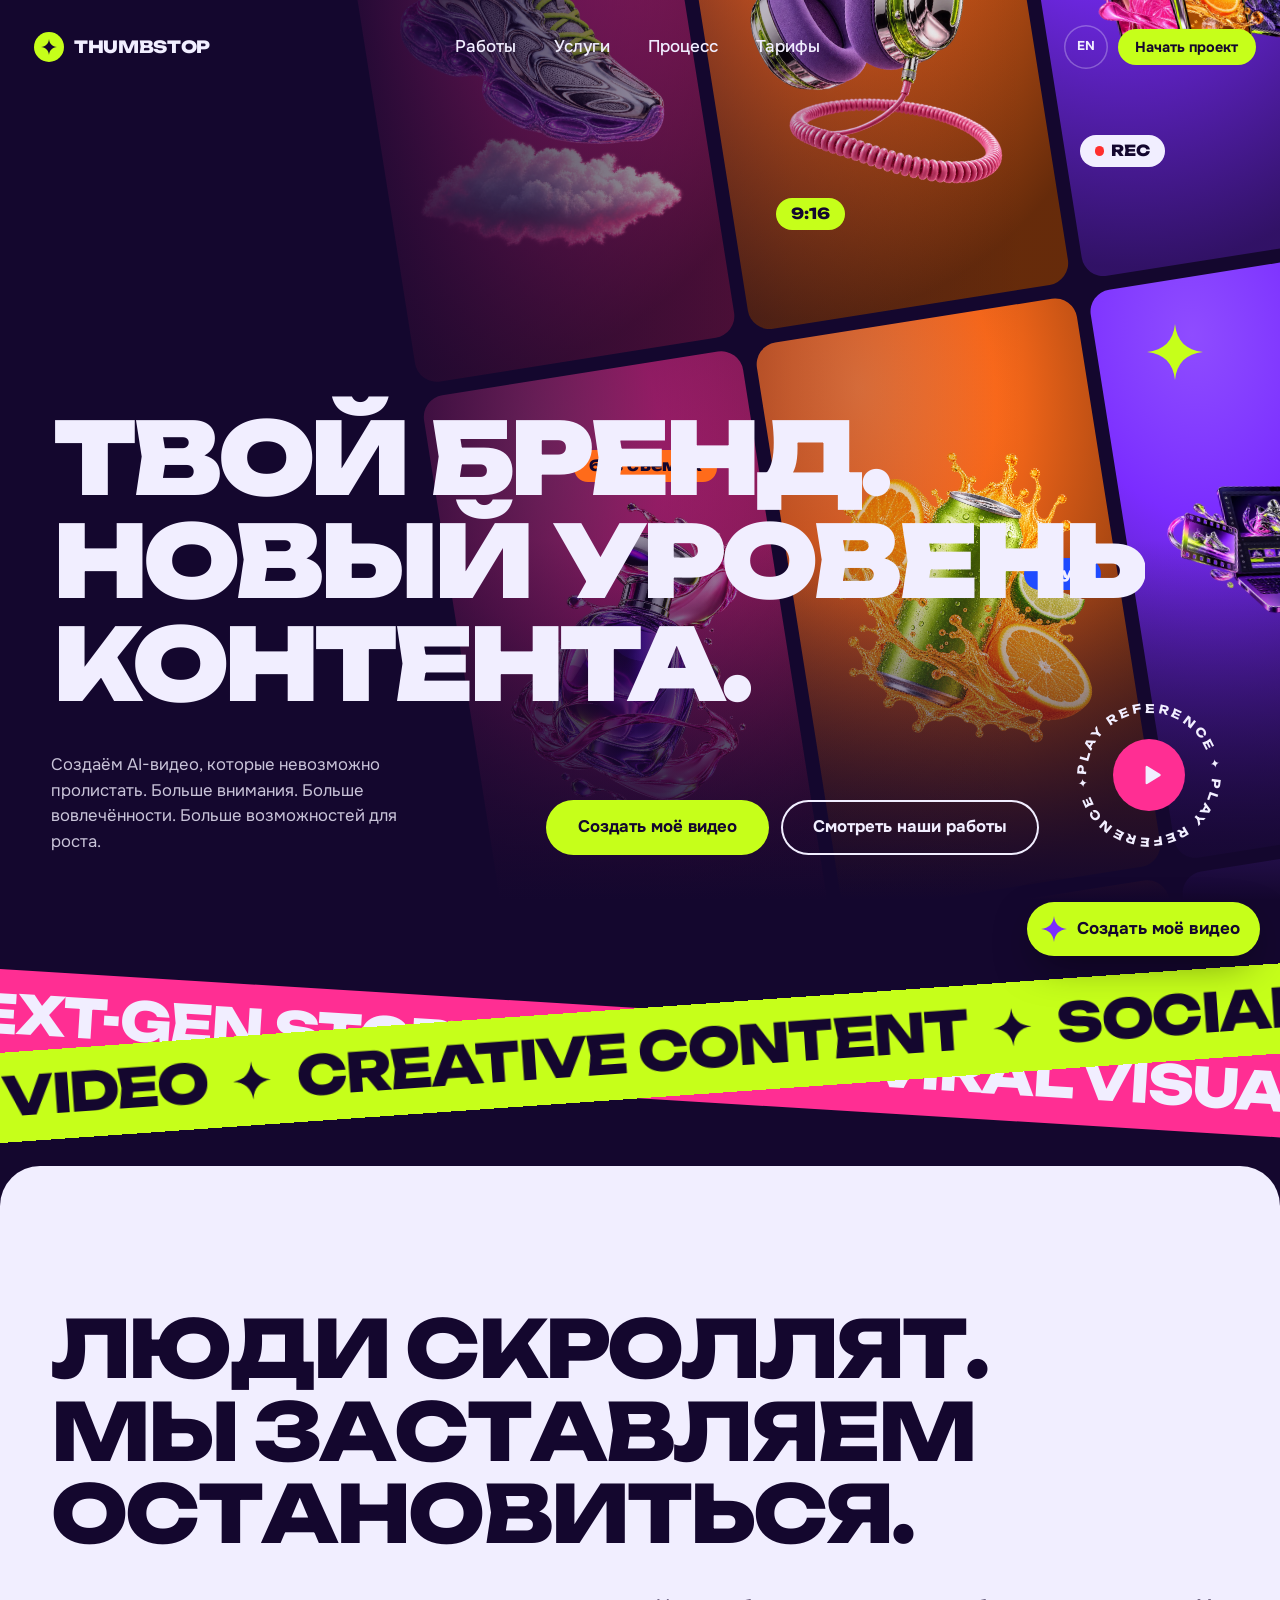
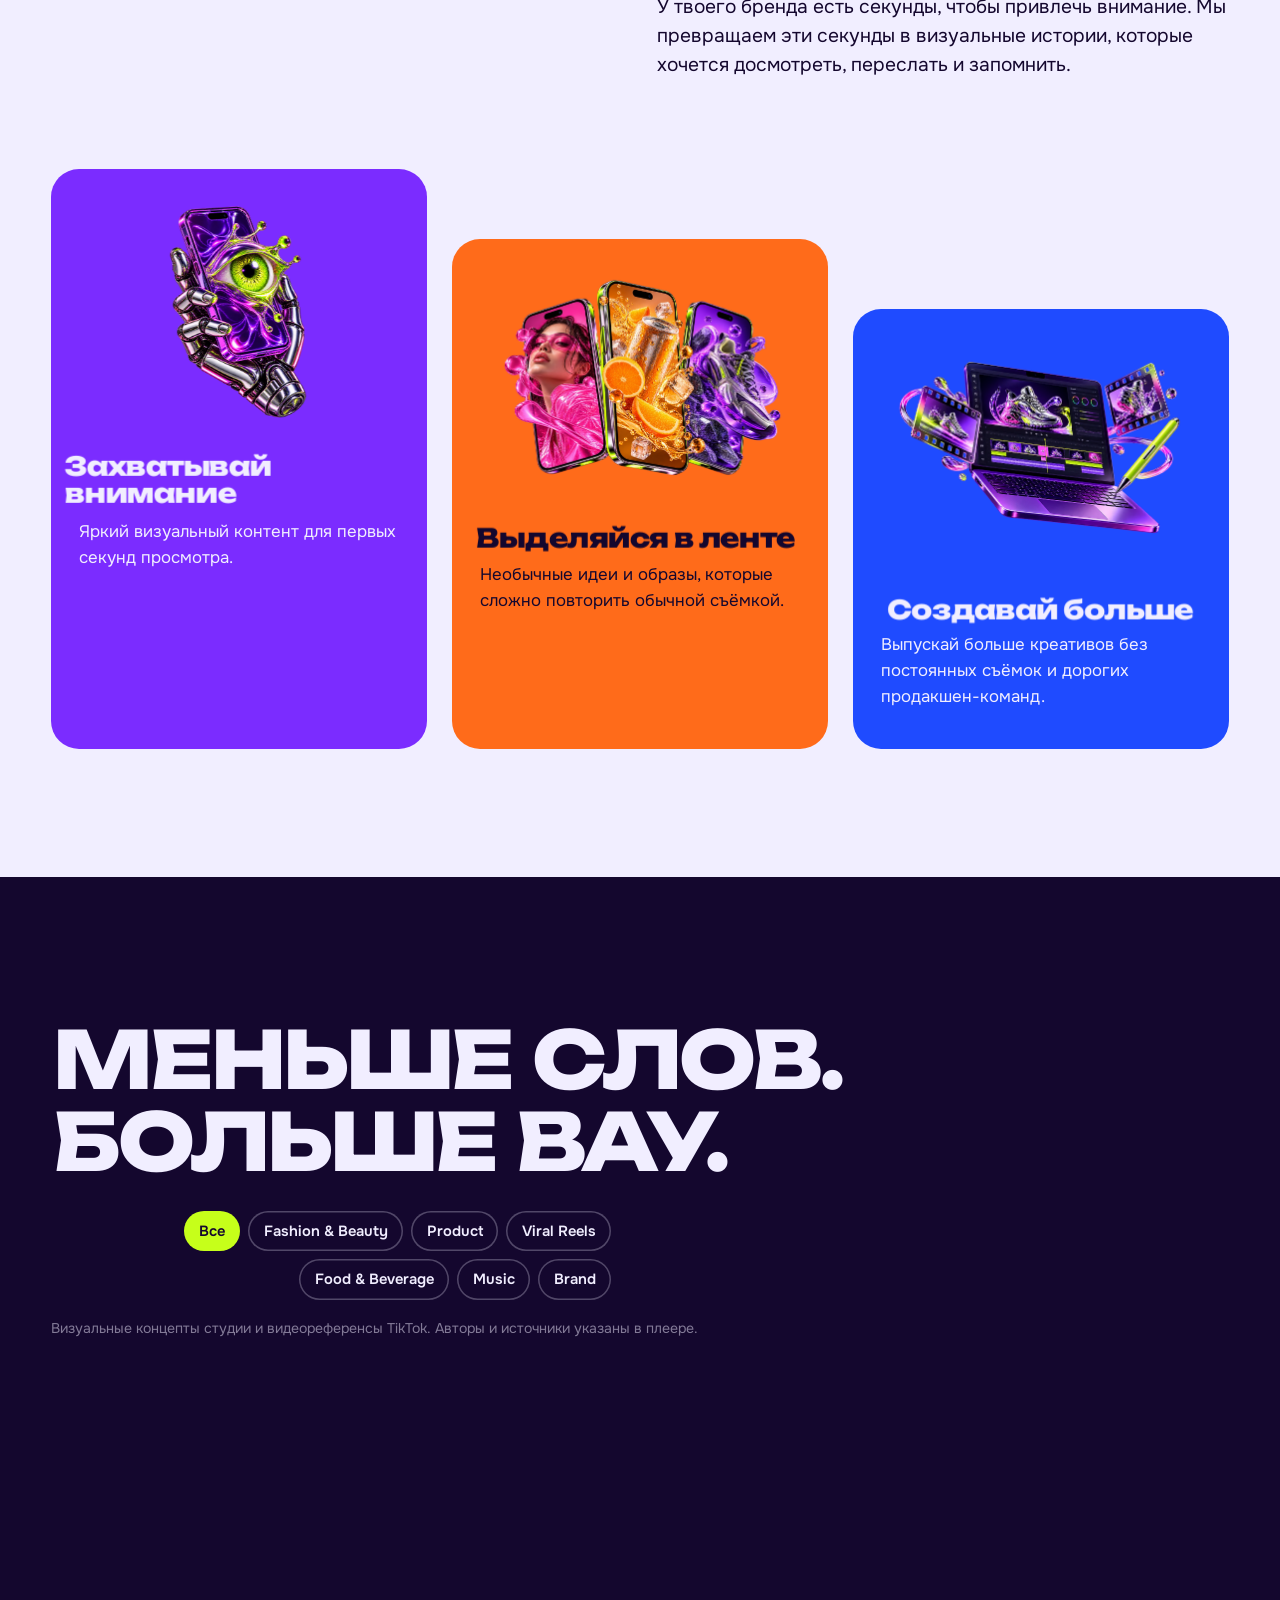
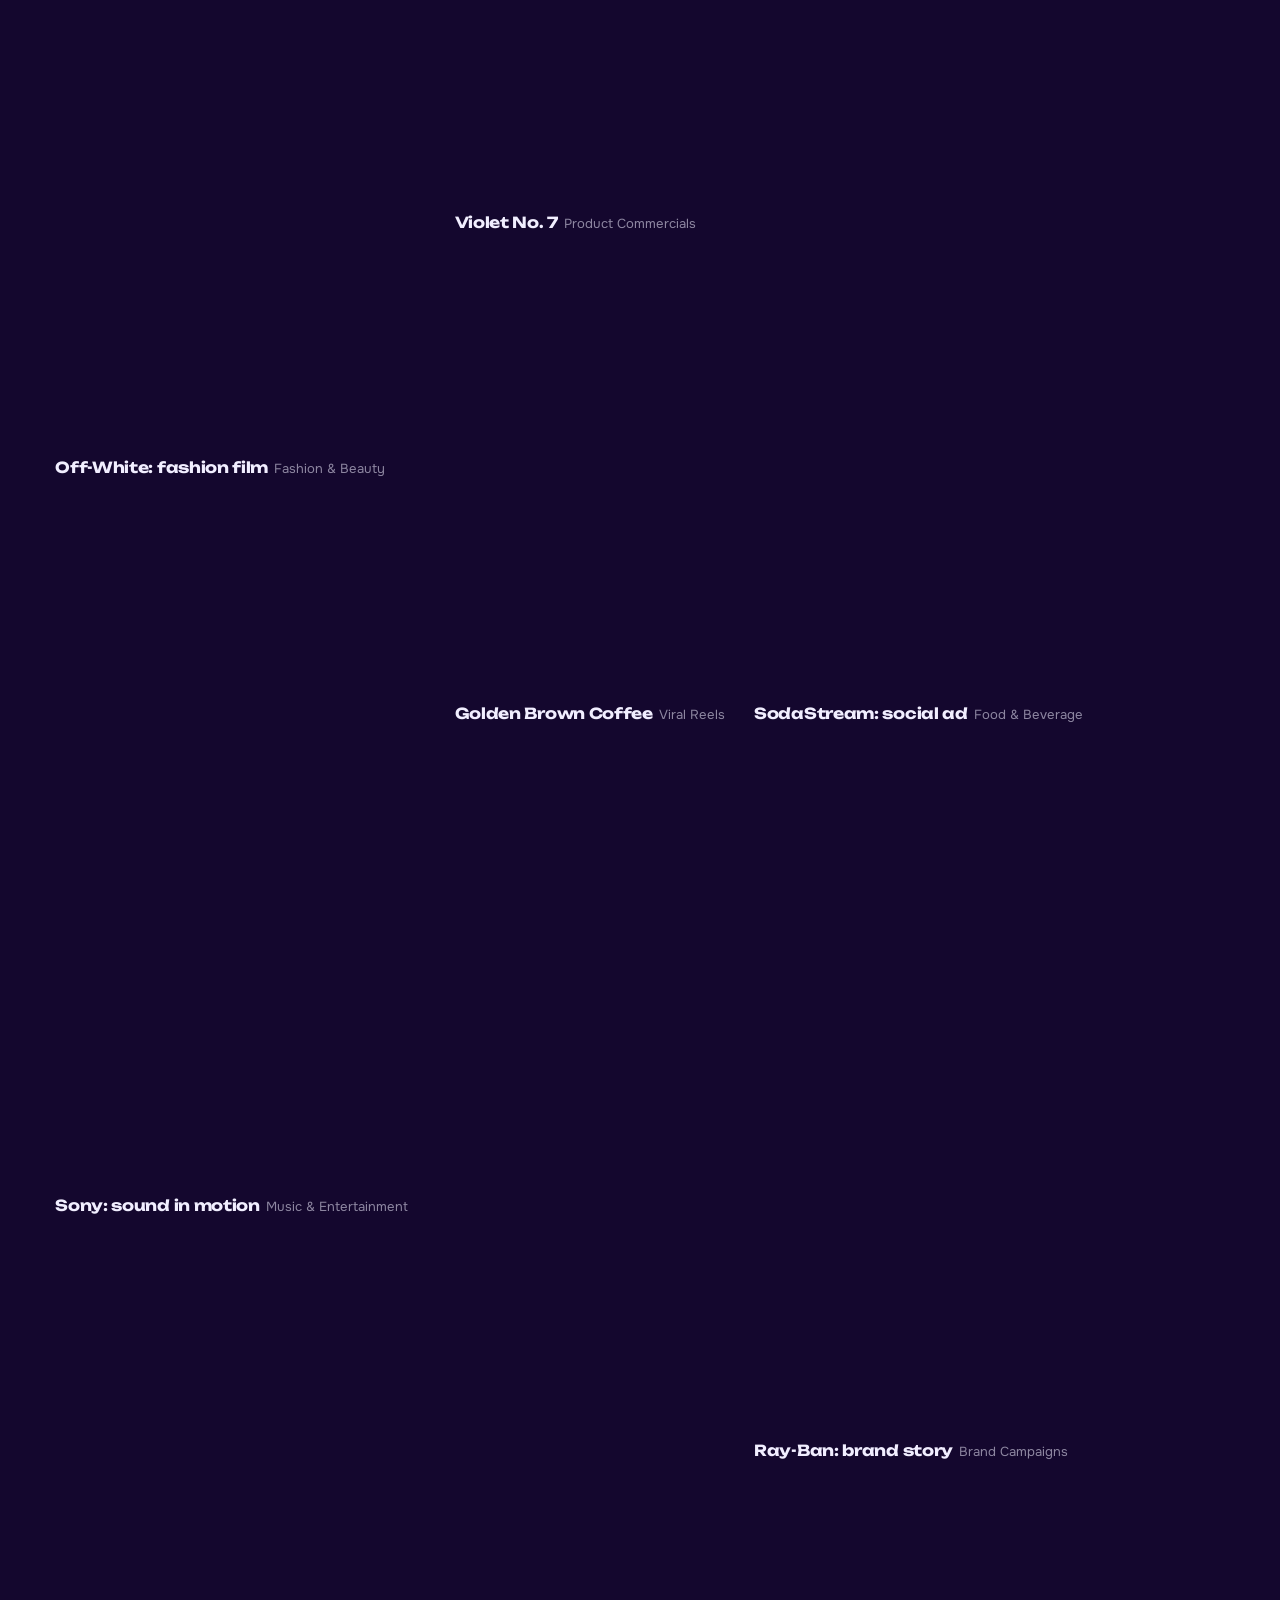
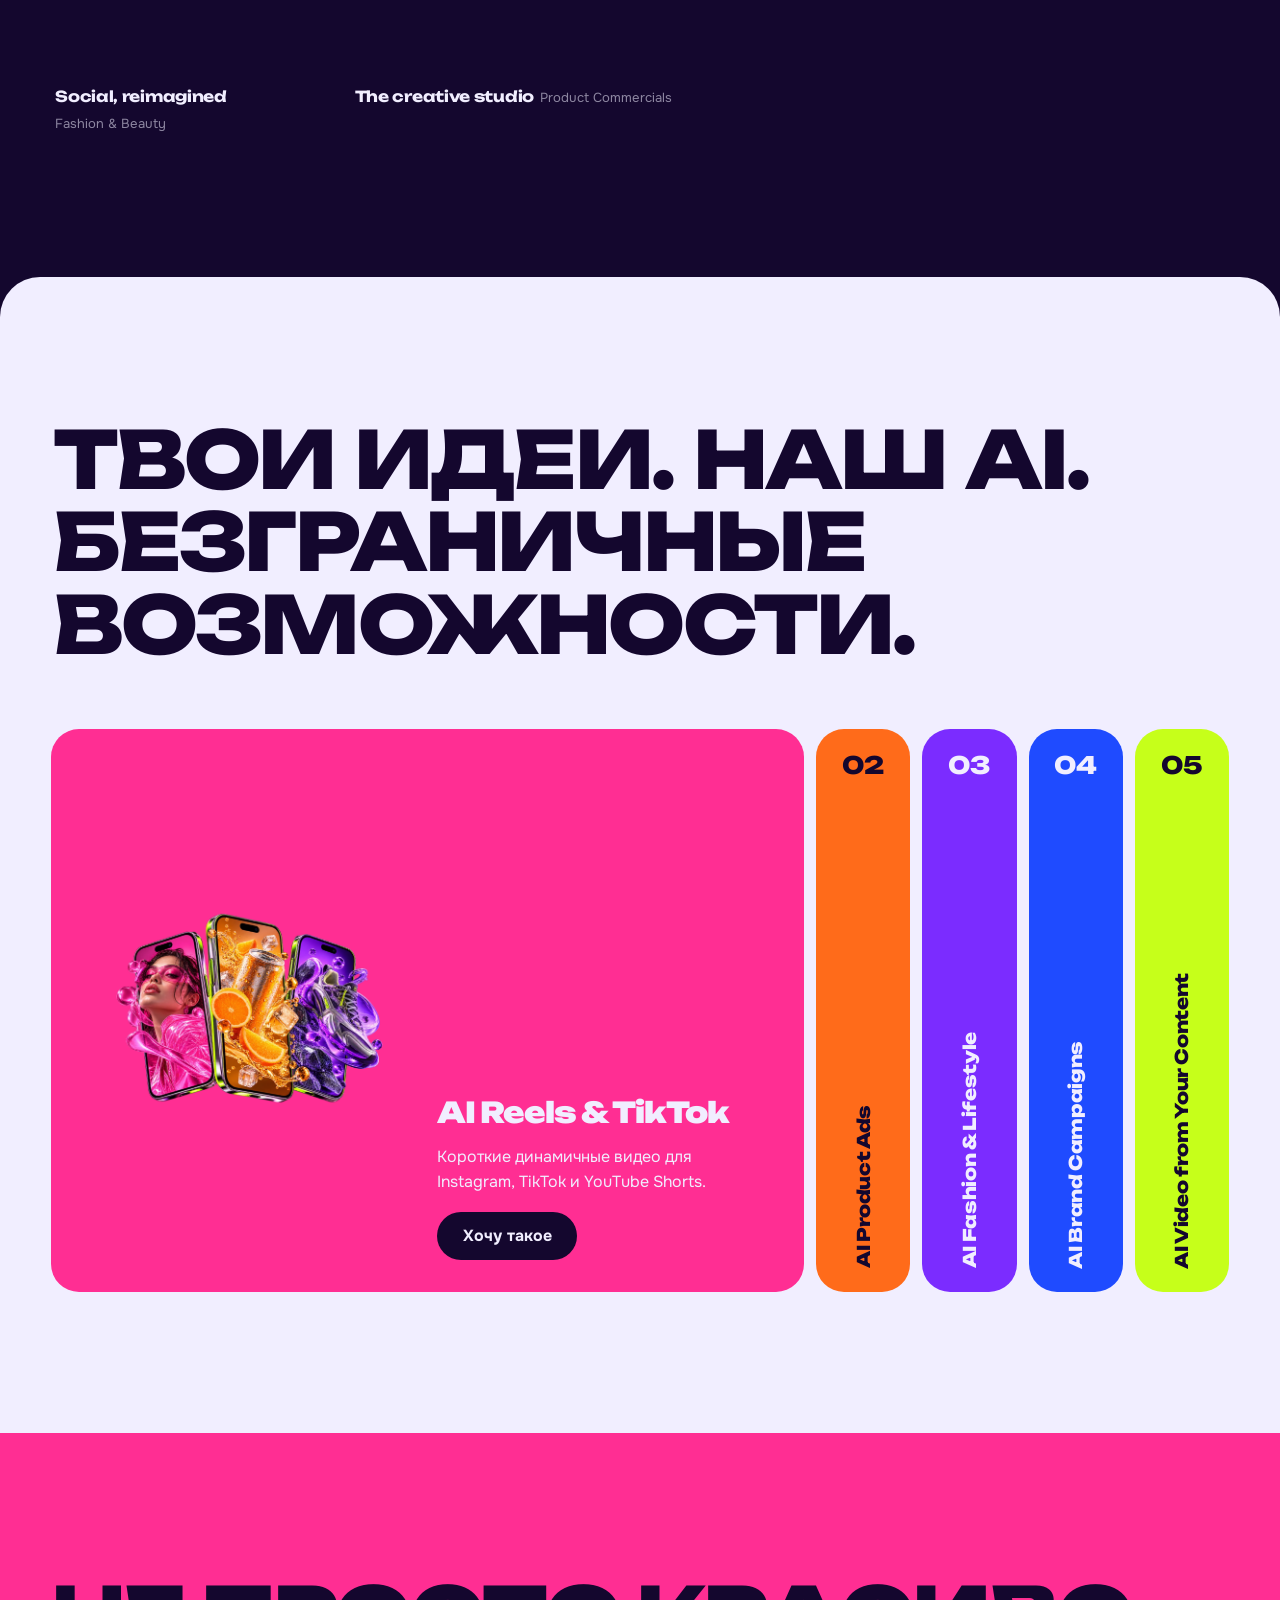
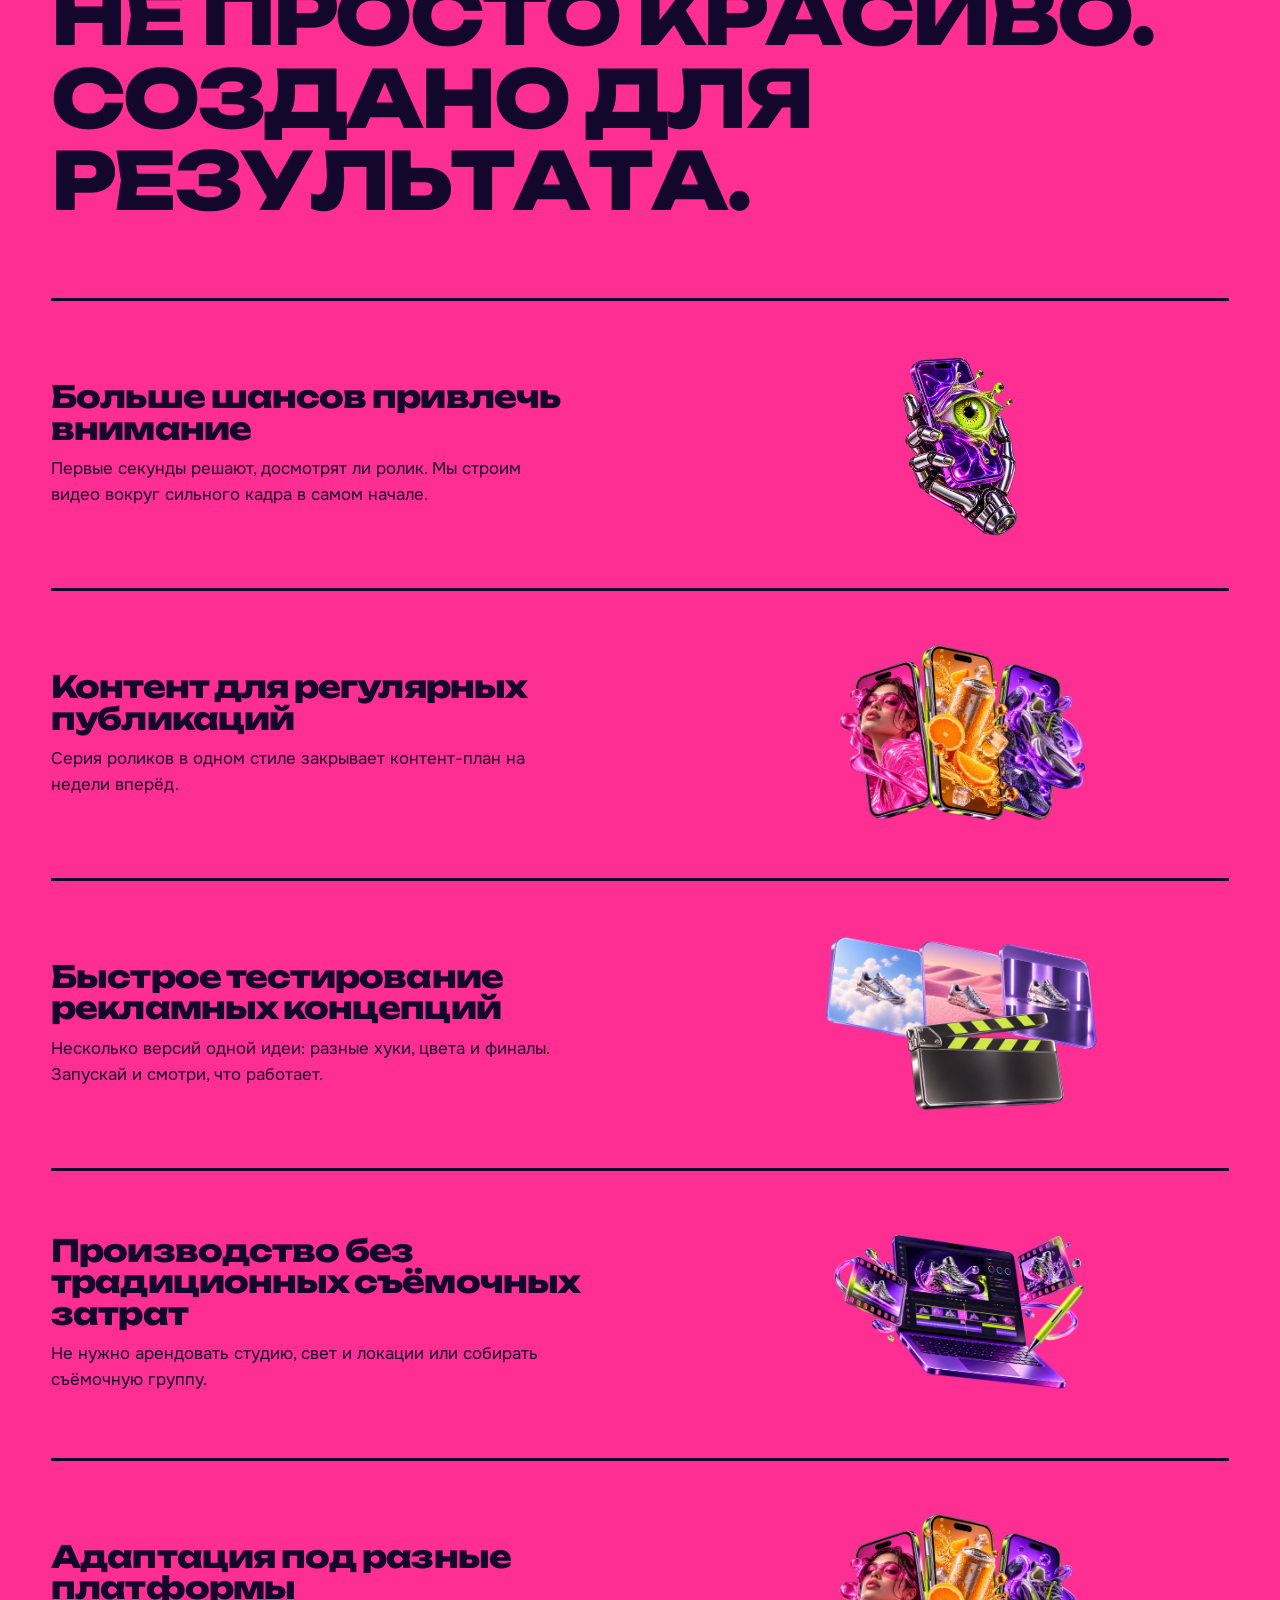
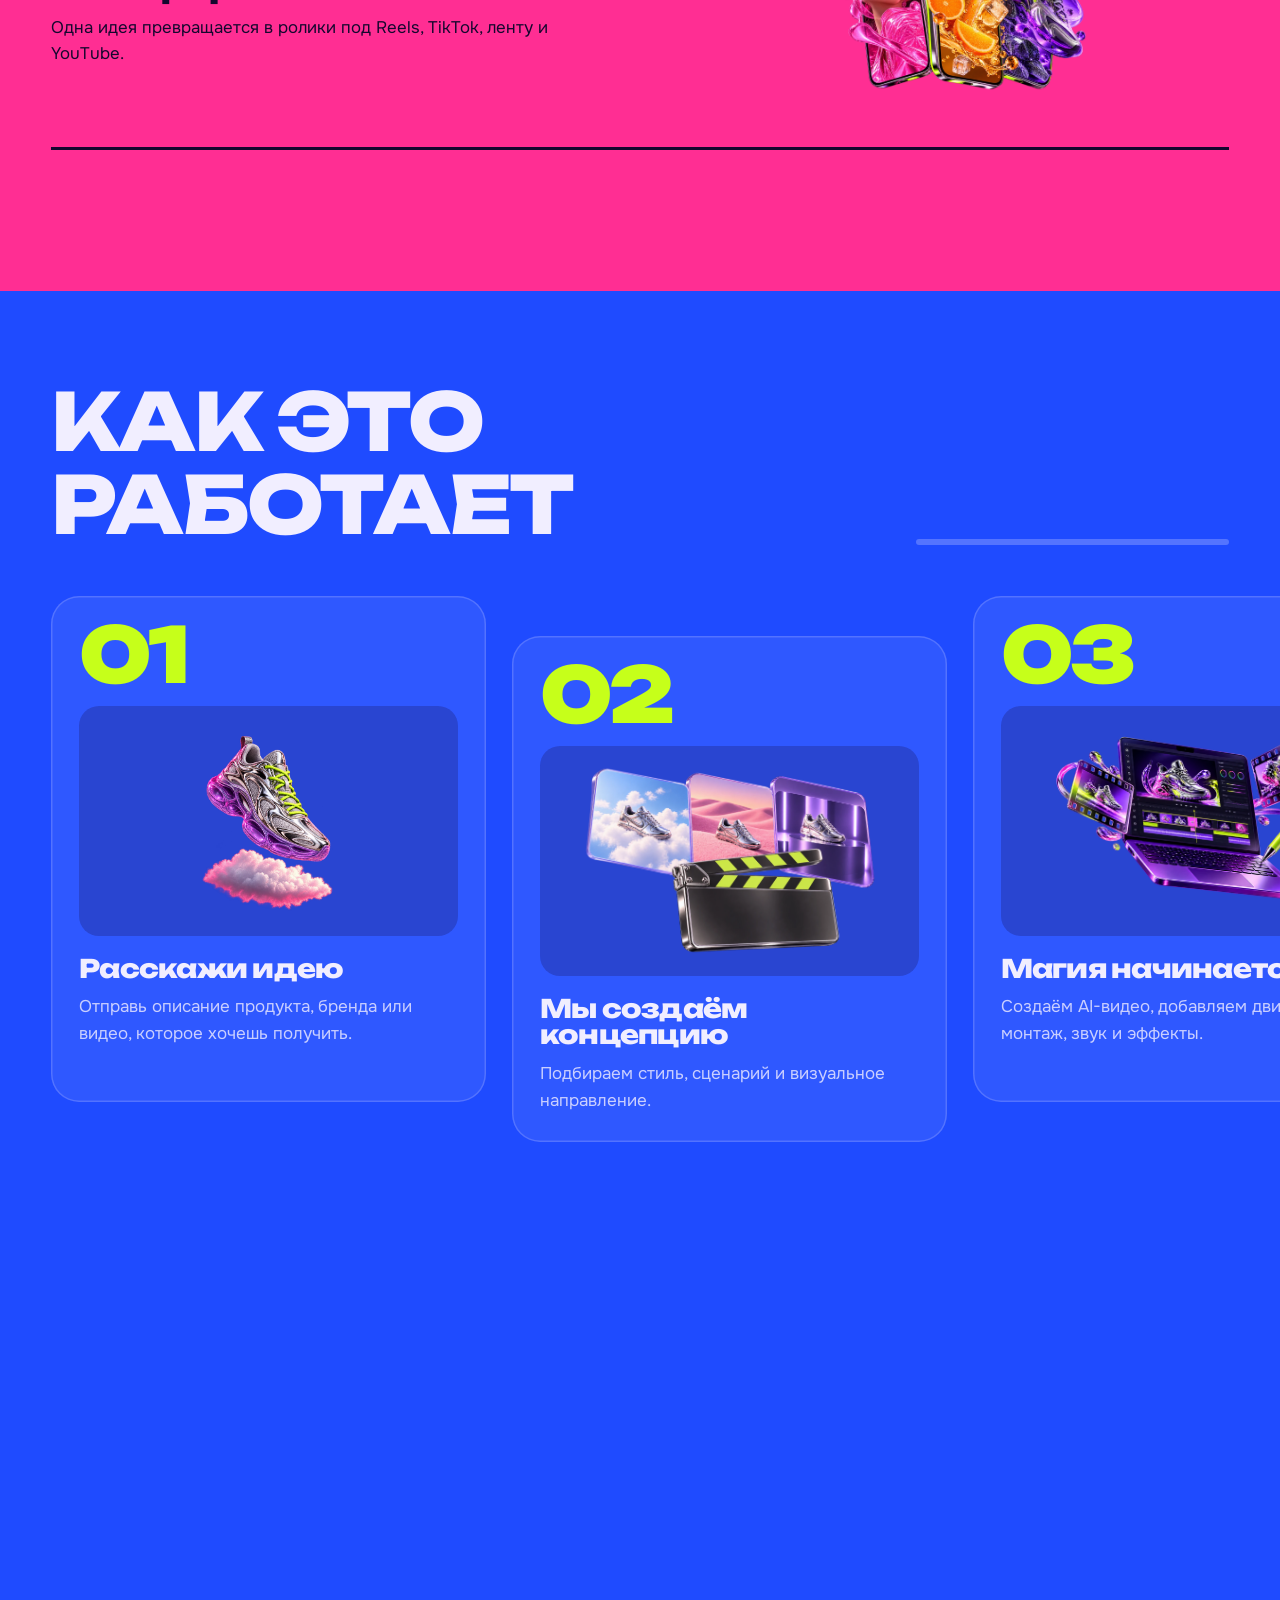
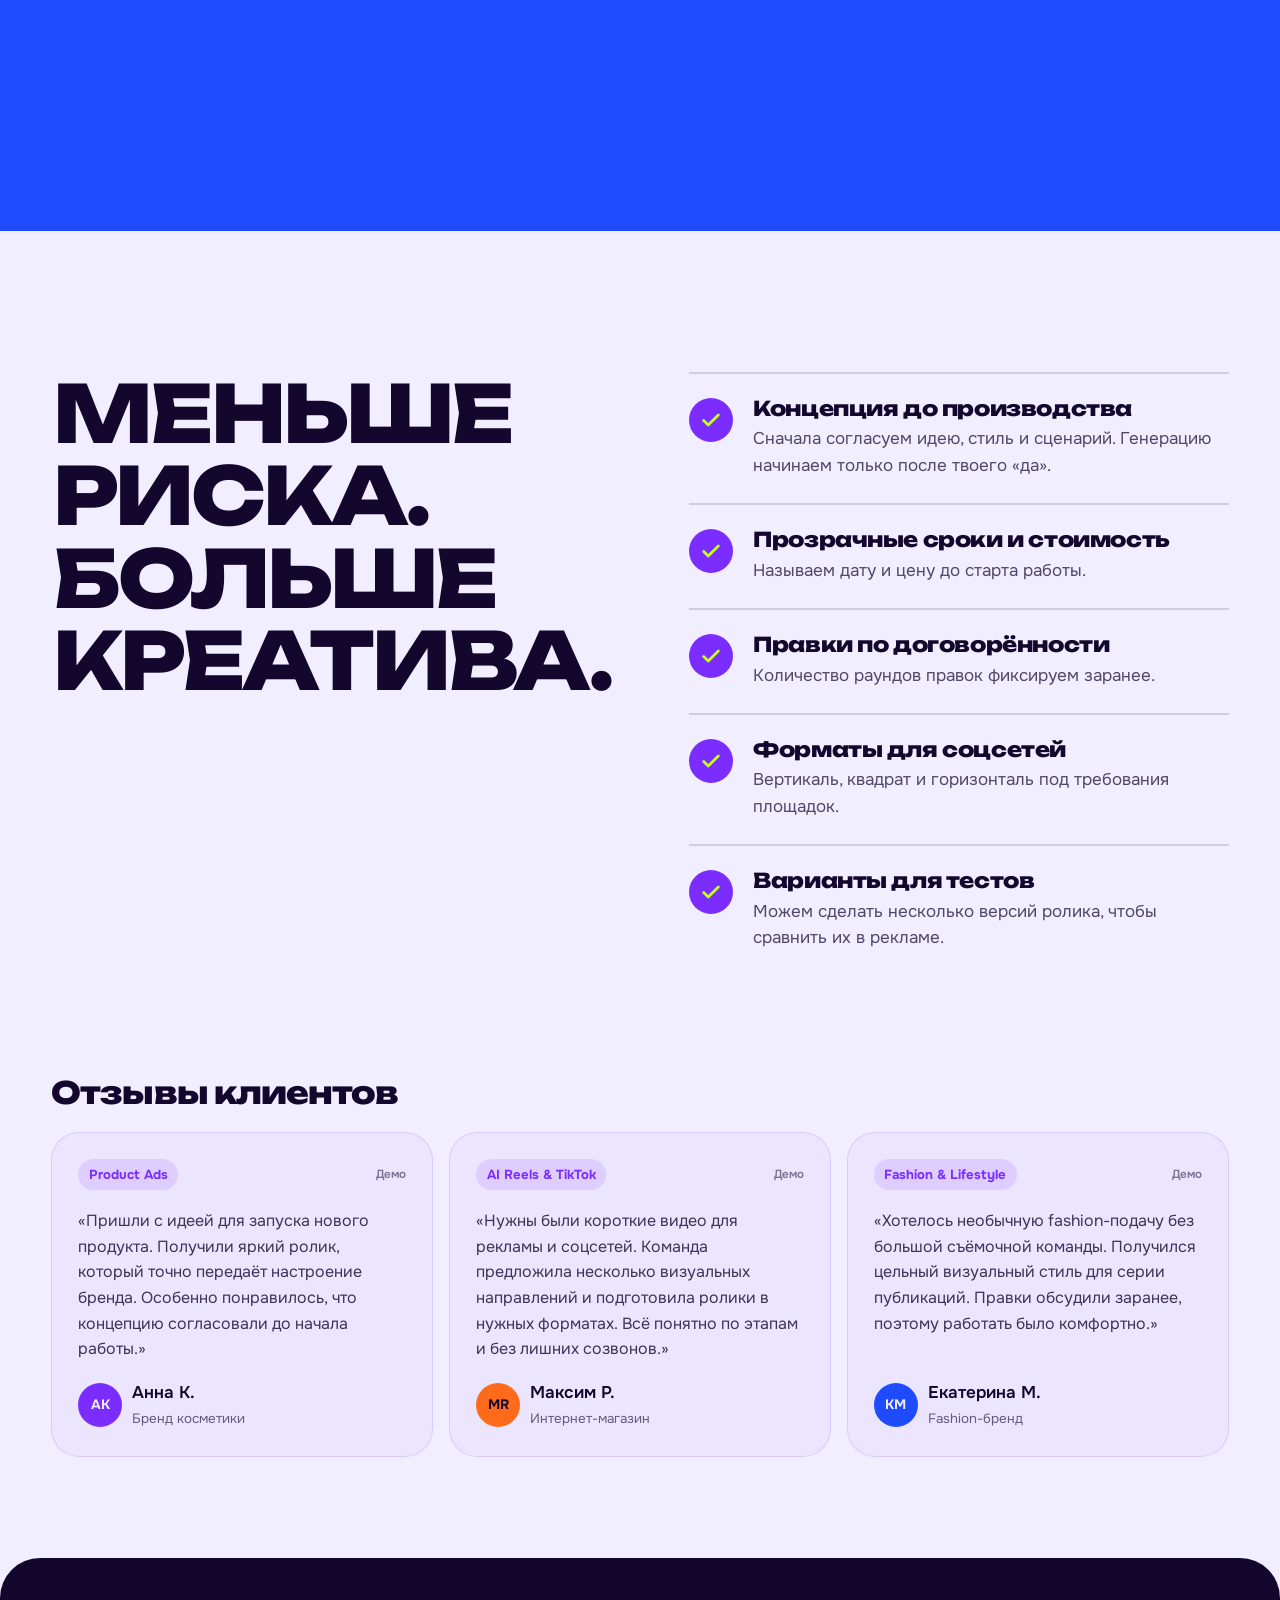
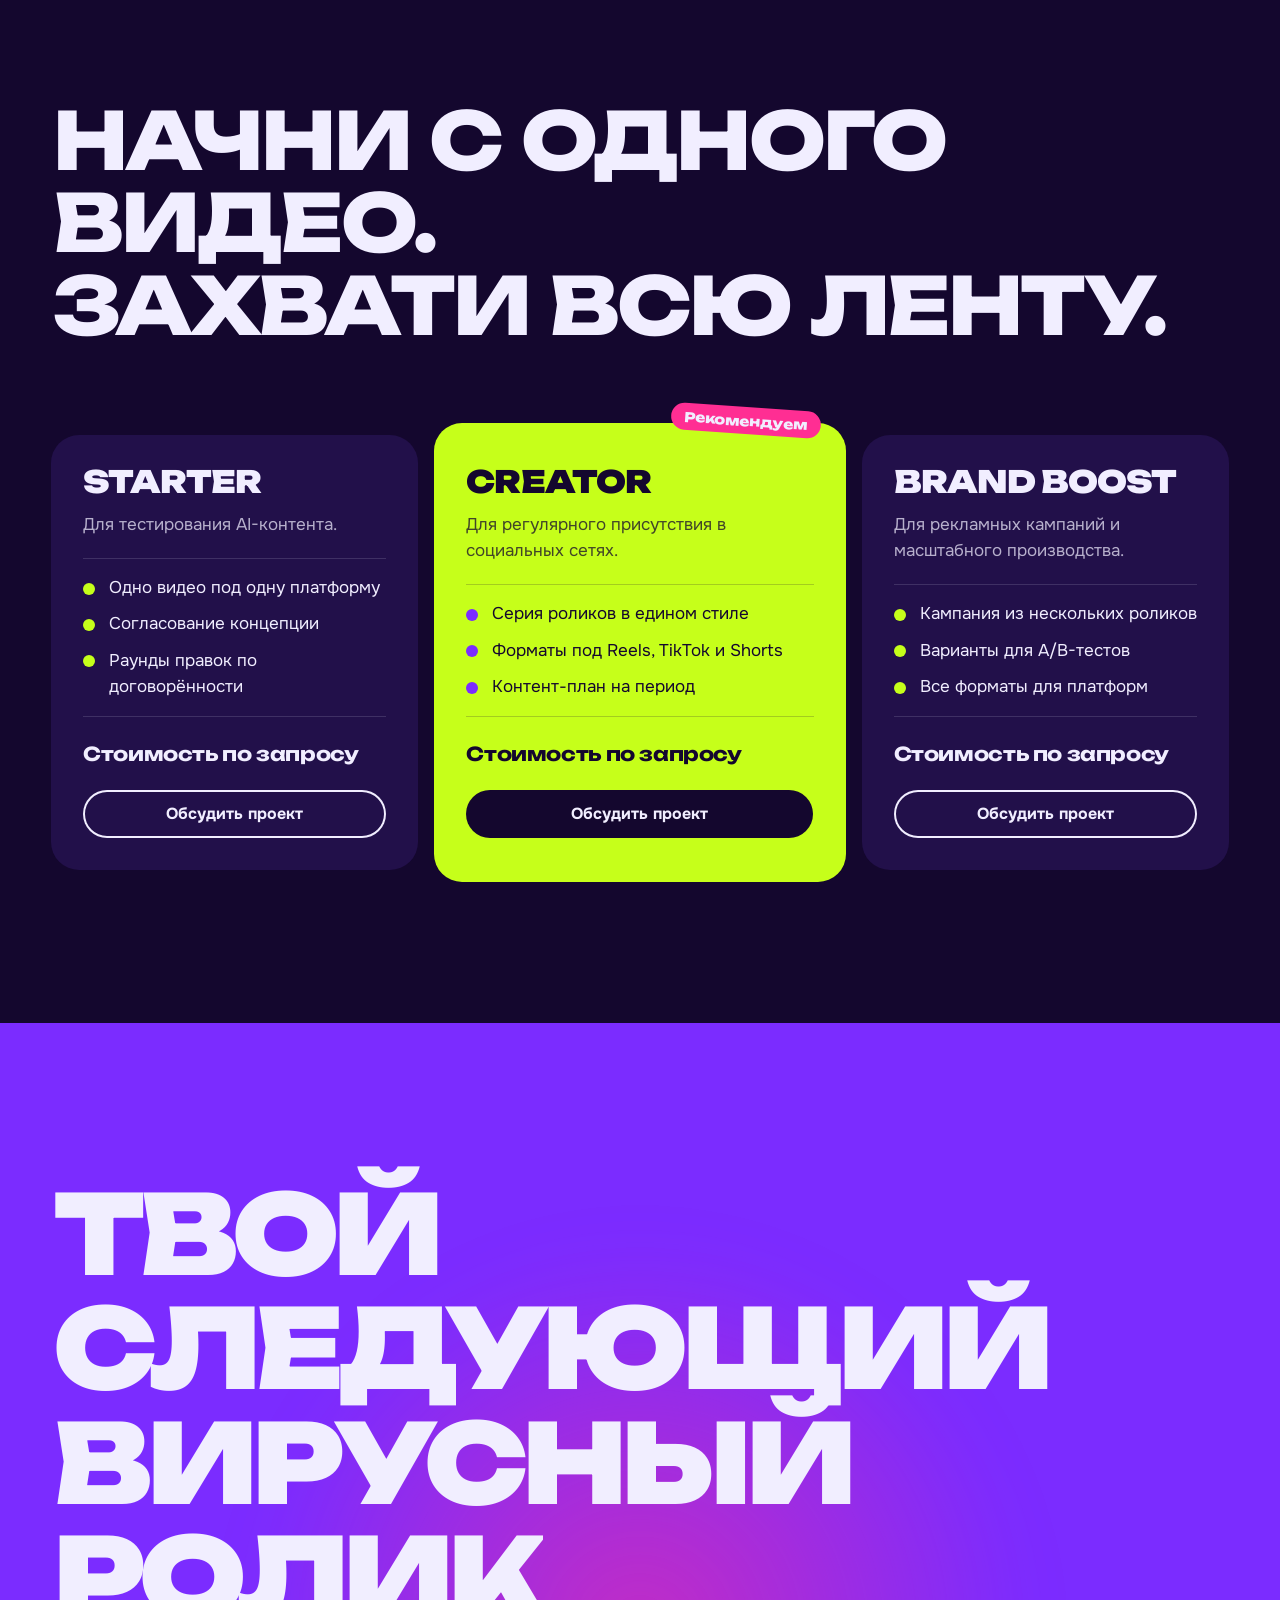
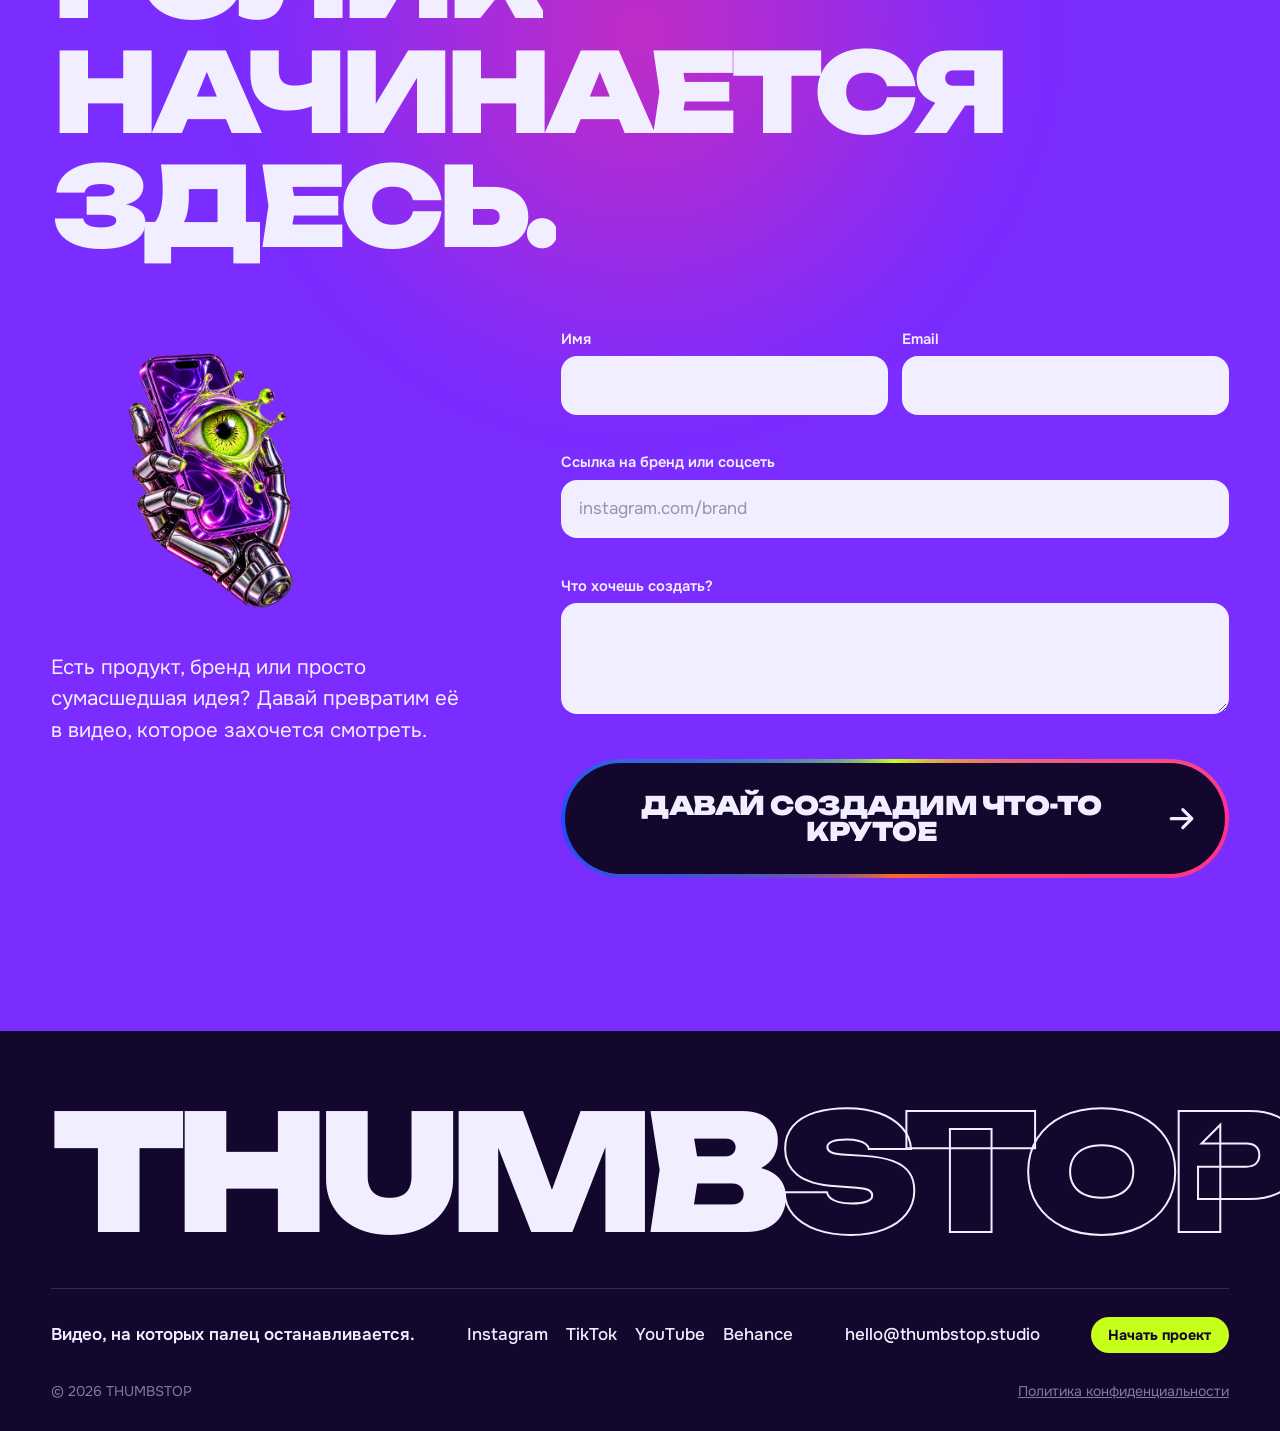
<file: index.html>
<!doctype html>
<html lang="ru">
<head>
<meta charset="utf-8">
<meta name="viewport" content="width=device-width, initial-scale=1, viewport-fit=cover">
<title>THUMBSTOP — AI-видео для брендов, рекламы и соцсетей</title>
<meta name="description" content="Креативная студия AI-видео. Reels, TikTok, рекламные ролики продуктов, fashion-кампании и брендовые серии без дорогих съёмок.">
<meta property="og:title" content="THUMBSTOP — AI-видео, которые невозможно пролистать">
<meta property="og:description" content="Reels, TikTok, product ads и брендовые кампании, созданные с помощью AI.">
<meta property="og:type" content="website">
<meta name="theme-color" content="#14072E">
<link rel="stylesheet" href="css/fonts.css">
<link rel="stylesheet" href="css/style.css">
<script>document.documentElement.classList.add('js');setTimeout(function(){if(!document.documentElement.classList.contains('is-loaded'))document.documentElement.classList.remove('js')},4000)</script>
</head>
<body>
<a class="skip" href="#main" data-i18n="skip">Перейти к содержимому</a>

<div class="cursor" aria-hidden="true"><div class="cursor__dot"></div><div class="cursor__ring"><span class="cursor__label"></span></div></div>

<!-- Иконки -->
<svg width="0" height="0" style="position:absolute" aria-hidden="true">
  <symbol id="i-star" viewBox="0 0 100 100"><path d="M50 0c3 30 20 47 50 50-30 3-47 20-50 50-3-30-20-47-50-50C30 47 47 30 50 0z"/></symbol>
  <symbol id="i-play" viewBox="0 0 24 24"><path d="M7 4.5v15a1 1 0 0 0 1.5.86l12-7.5a1 1 0 0 0 0-1.72l-12-7.5A1 1 0 0 0 7 4.5z"/></symbol>
  <symbol id="i-arrow" viewBox="0 0 24 24"><path d="M4 12h15m-6-7 7 7-7 7" fill="none" stroke="currentColor" stroke-width="2.4" stroke-linecap="round" stroke-linejoin="round"/></symbol>
  <symbol id="i-check" viewBox="0 0 24 24"><path d="m4 12.5 5 5L20 6.5" fill="none" stroke="currentColor" stroke-width="3" stroke-linecap="round" stroke-linejoin="round"/></symbol>
</svg>

<header class="nav" id="nav">
  <a class="nav__logo" href="#top" aria-label="THUMBSTOP, на главную">
    <span class="logo-mark" aria-hidden="true"><svg><use href="#i-star"/></svg></span>THUMBSTOP
  </a>
  <nav class="nav__links" aria-label="Основная навигация">
    <a href="#work" data-i18n="nav.work">Работы</a>
    <a href="#services" data-i18n="nav.services">Услуги</a>
    <a href="#process" data-i18n="nav.process">Процесс</a>
    <a href="#pricing" data-i18n="nav.pricing">Тарифы</a>
  </nav>
  <div class="nav__right">
    <button class="lang" type="button" data-lang-toggle aria-label="Switch to English">EN</button>
    <a class="btn btn--lime btn--sm magnetic" href="#contact" data-i18n="cta.start">Начать проект</a>
    <button class="burger" type="button" aria-expanded="false" aria-controls="menu" aria-label="Открыть меню"><span></span><span></span></button>
  </div>
</header>

<div class="menu" id="menu" aria-hidden="true">
  <nav aria-label="Мобильная навигация">
    <a href="#work" data-i18n="nav.work">Работы</a>
    <a href="#services" data-i18n="nav.services">Услуги</a>
    <a href="#process" data-i18n="nav.process">Процесс</a>
    <a href="#pricing" data-i18n="nav.pricing">Тарифы</a>
    <a href="#contact" data-i18n="cta.start">Начать проект</a>
  </nav>
  <button class="menu__lang" type="button" data-lang-toggle aria-label="Switch to English">EN</button>
  <p class="menu__mail"><a href="mailto:hello@thumbstop.studio">hello@thumbstop.studio</a></p>
</div>

<main id="main">

<!-- 01 HERO: static illustrated campaign feed. -->
<section class="hero" id="top" aria-labelledby="hero-title">
  <div class="hero__bg" aria-hidden="true">
    <video class="hero__video" muted loop playsinline preload="none" data-src="" poster=""></video>
    <div class="feed" data-feed></div>
    <div class="hero__shade"></div>
  </div>

  <div class="sticker sticker--a" aria-hidden="true">9:16</div>
  <div class="sticker sticker--b" aria-hidden="true"><i class="rec"></i>REC</div>
  <div class="sticker sticker--c" aria-hidden="true" data-i18n="hero.st1">без съёмок</div>
  <div class="sticker sticker--d" aria-hidden="true">#fyp</div>
  
  
  <svg class="spin-star spin-star--hero" aria-hidden="true"><use href="#i-star"/></svg>

  <div class="hero__inner">
    <h1 class="hero__title" id="hero-title" data-split="words">
      <span class="line" data-i18n="hero.t1">ТВОЙ БРЕНД.</span>
      <span class="line" data-i18n="hero.t2">НОВЫЙ УРОВЕНЬ</span>
      <span class="line" data-i18n="hero.t3">КОНТЕНТА.</span>
    </h1>
    <div class="hero__foot">
      <p class="hero__lead" data-i18n="hero.lead">Создаём AI-видео, которые невозможно пролистать. Больше внимания. Больше вовлечённости. Больше возможностей для роста.</p>
      <div class="hero__ctas">
        <a class="btn btn--lime btn--lg magnetic" href="#contact" data-i18n="cta.create">Создать моё видео</a>
        <a class="btn btn--ghost btn--lg magnetic" href="#work" data-i18n="cta.works">Смотреть наши работы</a>
      </div>
    </div>
    <button class="reel-btn magnetic" type="button" data-open-viewer data-art="social" data-theme="violet" data-video="assets/video/fashion0.mp4" data-source="https://ads.tiktok.com/business/en/industries/fashion-and-clothing" data-credit="Ray-Ban / TikTok for Business" data-title="Fashion: Ray-Ban" aria-label="Смотреть видеореференс Ray-Ban">
      <svg class="reel-btn__ring" viewBox="0 0 200 200" aria-hidden="true">
        <defs><path id="circ" d="M100 100m-78 0a78 78 0 1 1 156 0a78 78 0 1 1-156 0"/></defs>
        <text><textPath href="#circ" textLength="486" lengthAdjust="spacing">PLAY REFERENCE ✦ PLAY REFERENCE ✦</textPath></text>
      </svg>
      <span class="reel-btn__core"><svg><use href="#i-play"/></svg></span>
    </button>
  </div>
</section>

<!-- 02 MARQUEE -->
<div class="tapes" aria-label="AI video, creative content, social ads, viral visuals, next-gen storytelling">
  <div class="tape tape--lime" aria-hidden="true"><div class="tape__track" data-marquee>
    <span>AI VIDEO</span><svg><use href="#i-star"/></svg><span>CREATIVE CONTENT</span><svg><use href="#i-star"/></svg><span>SOCIAL ADS</span><svg><use href="#i-star"/></svg><span>VIRAL VISUALS</span><svg><use href="#i-star"/></svg><span>NEXT-GEN STORYTELLING</span><svg><use href="#i-star"/></svg>
  </div></div>
  <div class="tape tape--pink" aria-hidden="true"><div class="tape__track tape__track--rev" data-marquee>
    <span>NEXT-GEN STORYTELLING</span><svg><use href="#i-star"/></svg><span>VIRAL VISUALS</span><svg><use href="#i-star"/></svg><span>SOCIAL ADS</span><svg><use href="#i-star"/></svg><span>CREATIVE CONTENT</span><svg><use href="#i-star"/></svg><span>AI VIDEO</span><svg><use href="#i-star"/></svg>
  </div></div>
</div>

<!-- 03 СТОП -->
<section class="stop" aria-labelledby="stop-title">
  <div class="wrap">
    <div class="stop__head">
      <h2 class="h2 stop__title" id="stop-title" data-split="chars"><span class="line" data-i18n="stop.t1">ЛЮДИ СКРОЛЛЯТ.</span> <span class="line" data-i18n="stop.t2">МЫ ЗАСТАВЛЯЕМ</span> <span class="line" data-i18n="stop.t3">ОСТАНОВИТЬСЯ.</span></h2>
      <p class="stop__text reveal" data-reveal="up" data-i18n="stop.text">У твоего бренда есть секунды, чтобы привлечь внимание. Мы превращаем эти секунды в визуальные истории, которые хочется досмотреть, переслать и запомнить.</p>
    </div>
    <ul class="stop__cards">
      <li class="scard scard--violet tilt reveal" data-reveal="rise">
        <div class="scard__vis" aria-hidden="true"><picture class="art"><source srcset="assets/images/attention.webp" type="image/webp"><img src="assets/images/attention.png" alt="" width="1024" height="1024" loading="lazy" decoding="async"></picture></div>
        <h3 class="scard__title" data-i18n="stop.c1t">Захватывай внимание</h3>
        <div class="scard__body"><p data-i18n="stop.c1">Яркий визуальный контент для первых секунд просмотра.</p></div>
      </li>
      <li class="scard scard--orange tilt reveal" data-reveal="rise">
        <div class="scard__vis" aria-hidden="true"><picture class="art"><source srcset="assets/images/social.webp" type="image/webp"><img src="assets/images/social.png" alt="" width="1024" height="1024" loading="lazy" decoding="async"></picture></div>
        <h3 class="scard__title" data-i18n="stop.c2t">Выделяйся в ленте</h3>
        <div class="scard__body"><p data-i18n="stop.c2">Необычные идеи и образы, которые сложно повторить обычной съёмкой.</p></div>
      </li>
      <li class="scard scard--blue tilt reveal" data-reveal="rise">
        <div class="scard__vis" aria-hidden="true"><picture class="art"><source srcset="assets/images/studio.webp" type="image/webp"><img src="assets/images/studio.png" alt="" width="1024" height="1024" loading="lazy" decoding="async"></picture></div>
        <h3 class="scard__title" data-i18n="stop.c3t">Создавай больше</h3>
        <div class="scard__body"><p data-i18n="stop.c3">Выпускай больше креативов без постоянных съёмок и дорогих продакшен-команд.</p></div>
      </li>
    </ul>
  </div>
</section>

<!-- 04: original illustrated concepts and credited TikTok video references. -->
<section class="reel" id="work" aria-labelledby="reel-title">
  <div class="wrap">
    <div class="reel__head">
      <h2 class="h2 reel__title" id="reel-title" data-split="words"><span class="line" data-i18n="reel.t1">МЕНЬШЕ СЛОВ.</span> <span class="line" data-i18n="reel.t2">БОЛЬШЕ ВАУ.</span></h2>
      <div class="chips" role="group" aria-label="Фильтр по категориям">
        <button class="chip is-on" type="button" data-filter="all" aria-pressed="true" data-i18n="reel.all">Все</button>
        <button class="chip" type="button" data-filter="fashion" aria-pressed="false">Fashion &amp; Beauty</button>
        <button class="chip" type="button" data-filter="product" aria-pressed="false">Product</button>
        <button class="chip" type="button" data-filter="reels" aria-pressed="false">Viral Reels</button>
        <button class="chip" type="button" data-filter="food" aria-pressed="false">Food &amp; Beverage</button>
        <button class="chip" type="button" data-filter="music" aria-pressed="false">Music</button>
        <button class="chip" type="button" data-filter="brand" aria-pressed="false">Brand</button>
      </div>
    </div>
    <p class="reel__note" data-i18n="reel.note">Визуальные концепты студии и видеореференсы TikTok. Авторы и источники указаны в плеере.</p>

    <ul class="works">
      <li class="work w1" data-cat="fashion"><button class="work__btn" type="button" data-open-viewer data-cursor="Смотреть">
        <div class="work__frame reveal" data-reveal="frame"><div class="clip" data-art="sneaker" data-theme="pink" data-video="assets/video/fashion4.mp4" data-source="https://ads.tiktok.com/business/en/industries/fashion-and-clothing" data-credit="Off-White / TikTok for Business"><img class="media-poster" src="assets/posters/fashion4.jpg" alt="" width="720" height="1280" loading="lazy" decoding="async"></div><span class="work__badge" data-i18n="media.video">Видеореференс</span><span class="work__play" aria-hidden="true"><svg><use href="#i-play"/></svg></span></div>
        <span class="work__meta"><span class="work__cat">Fashion &amp; Beauty</span><span class="work__name">Off-White: fashion film</span></span>
      </button></li>
      <li class="work w2" data-cat="product"><button class="work__btn" type="button" data-open-viewer data-cursor="Смотреть">
        <div class="work__frame reveal" data-reveal="frame"><div class="clip" data-art="perfume" data-theme="orange" data-video="" data-source="" data-credit=""><picture class="art"><source srcset="assets/images/perfume.webp" type="image/webp"><img src="assets/images/perfume.png" alt="" width="1024" height="1024" loading="lazy" decoding="async"></picture></div><span class="work__badge" data-i18n="media.concept">Визуальный концепт</span><span class="work__play" aria-hidden="true">↗</span></div>
        <span class="work__meta"><span class="work__cat">Product Commercials</span><span class="work__name">Violet No. 7</span></span>
      </button></li>
      <li class="work w3" data-cat="reels"><button class="work__btn" type="button" data-open-viewer data-cursor="Смотреть">
        <div class="work__frame reveal" data-reveal="frame"><div class="clip" data-art="attention" data-theme="lime" data-video="assets/video/coffee0.mp4" data-source="https://ads.tiktok.com/business/en/inspiration/golden-brown-coffee" data-credit="Golden Brown Coffee / TikTok for Business"><img class="media-poster" src="assets/posters/coffee0.jpg" alt="" width="720" height="1280" loading="lazy" decoding="async"></div><span class="work__badge" data-i18n="media.video">Видеореференс</span><span class="work__play" aria-hidden="true"><svg><use href="#i-play"/></svg></span></div>
        <span class="work__meta"><span class="work__cat">Viral Reels</span><span class="work__name">Golden Brown Coffee</span></span>
      </button></li>
      <li class="work w4" data-cat="food"><button class="work__btn" type="button" data-open-viewer data-cursor="Смотреть">
        <div class="work__frame reveal" data-reveal="frame"><div class="clip" data-art="soda" data-theme="orange" data-video="assets/video/soda0.mp4" data-source="https://ads.tiktok.com/business/en/inspiration/sodastream-case-study" data-credit="SodaStream / TikTok for Business"><img class="media-poster" src="assets/posters/soda0.jpg" alt="" width="720" height="1280" loading="lazy" decoding="async"></div><span class="work__badge" data-i18n="media.video">Видеореференс</span><span class="work__play" aria-hidden="true"><svg><use href="#i-play"/></svg></span></div>
        <span class="work__meta"><span class="work__cat">Food &amp; Beverage</span><span class="work__name">SodaStream: social ad</span></span>
      </button></li>
      <li class="work w5" data-cat="music"><button class="work__btn" type="button" data-open-viewer data-cursor="Смотреть">
        <div class="work__frame reveal" data-reveal="frame"><div class="clip" data-art="headphones" data-theme="violet" data-video="assets/video/sony.mp4" data-source="https://ads.tiktok.com/business/creativecenter/topads/7641685063844134929/pc/en" data-credit="Sony / TikTok Creative Center"><img class="media-poster" src="assets/posters/sony.jpg" alt="" width="720" height="1280" loading="lazy" decoding="async"></div><span class="work__badge" data-i18n="media.video">Видеореференс</span><span class="work__play" aria-hidden="true"><svg><use href="#i-play"/></svg></span></div>
        <span class="work__meta"><span class="work__cat">Music &amp; Entertainment</span><span class="work__name">Sony: sound in motion</span></span>
      </button></li>
      <li class="work w6" data-cat="brand"><button class="work__btn" type="button" data-open-viewer data-cursor="Смотреть">
        <div class="work__frame reveal" data-reveal="frame"><div class="clip" data-art="storyboard" data-theme="blue" data-video="assets/video/fashion0.mp4" data-source="https://ads.tiktok.com/business/en/industries/fashion-and-clothing" data-credit="Ray-Ban / TikTok for Business"><img class="media-poster" src="assets/posters/fashion0.jpg" alt="" width="720" height="1280" loading="lazy" decoding="async"></div><span class="work__badge" data-i18n="media.video">Видеореференс</span><span class="work__play" aria-hidden="true"><svg><use href="#i-play"/></svg></span></div>
        <span class="work__meta"><span class="work__cat">Brand Campaigns</span><span class="work__name">Ray-Ban: brand story</span></span>
      </button></li>
      <li class="work w7" data-cat="fashion"><button class="work__btn" type="button" data-open-viewer data-cursor="Смотреть">
        <div class="work__frame reveal" data-reveal="frame"><div class="clip" data-art="social" data-theme="lime" data-video="" data-source="" data-credit=""><picture class="art"><source srcset="assets/images/social.webp" type="image/webp"><img src="assets/images/social.png" alt="" width="1024" height="1024" loading="lazy" decoding="async"></picture></div><span class="work__badge" data-i18n="media.concept">Визуальный концепт</span><span class="work__play" aria-hidden="true">↗</span></div>
        <span class="work__meta"><span class="work__cat">Fashion &amp; Beauty</span><span class="work__name">Social, reimagined</span></span>
      </button></li>
      <li class="work w8" data-cat="product"><button class="work__btn" type="button" data-open-viewer data-cursor="Смотреть">
        <div class="work__frame reveal" data-reveal="frame"><div class="clip" data-art="studio" data-theme="blue" data-video="" data-source="" data-credit=""><picture class="art"><source srcset="assets/images/studio.webp" type="image/webp"><img src="assets/images/studio.png" alt="" width="1024" height="1024" loading="lazy" decoding="async"></picture></div><span class="work__badge" data-i18n="media.concept">Визуальный концепт</span><span class="work__play" aria-hidden="true">↗</span></div>
        <span class="work__meta"><span class="work__cat">Product Commercials</span><span class="work__name">The creative studio</span></span>
      </button></li>
    </ul>
  </div>
</section>

<!-- 05 УСЛУГИ: горизонтальный аккордеон -->
<section class="services" id="services" aria-labelledby="svc-title">
  <div class="wrap">
    <h2 class="h2 services__title" id="svc-title" data-split="words"><span class="line" data-i18n="svc.t1">ТВОИ ИДЕИ. НАШ AI.</span> <span class="line" data-i18n="svc.t2">БЕЗГРАНИЧНЫЕ ВОЗМОЖНОСТИ.</span></h2>
    <div class="acc" data-acc>
      <article class="pane pane--pink is-open">
        <button class="pane__tab" type="button" aria-expanded="true" aria-controls="p1"><span class="pane__n">01</span><span class="pane__name">AI Reels &amp; TikTok</span></button>
        <div class="pane__body" id="p1">
          <div class="pane__vis service-art" aria-hidden="true"><picture class="art"><source srcset="assets/images/social.webp" type="image/webp"><img src="assets/images/social.png" alt="" width="1024" height="1024" loading="lazy" decoding="async"></picture></div>
          <div class="pane__copy"><h3>AI Reels &amp; TikTok</h3><p data-i18n="svc.1">Короткие динамичные видео для Instagram, TikTok и YouTube Shorts.</p>
          <a class="btn btn--night magnetic" href="#contact" data-prefill="AI Reels & TikTok" data-i18n="cta.want">Хочу такое</a></div>
        </div>
      </article>
      <article class="pane pane--orange">
        <button class="pane__tab" type="button" aria-expanded="false" aria-controls="p2"><span class="pane__n">02</span><span class="pane__name">AI Product Ads</span></button>
        <div class="pane__body" id="p2">
          <div class="pane__vis service-art" aria-hidden="true"><picture class="art"><source srcset="assets/images/perfume.webp" type="image/webp"><img src="assets/images/perfume.png" alt="" width="1024" height="1024" loading="lazy" decoding="async"></picture></div>
          <div class="pane__copy"><h3>AI Product Ads</h3><p data-i18n="svc.2">Рекламные ролики продуктов без необходимости организовывать полноценную съёмку.</p>
          <a class="btn btn--night magnetic" href="#contact" data-prefill="AI Product Ads" data-i18n="cta.want">Хочу такое</a></div>
        </div>
      </article>
      <article class="pane pane--violet">
        <button class="pane__tab" type="button" aria-expanded="false" aria-controls="p3"><span class="pane__n">03</span><span class="pane__name">AI Fashion &amp; Lifestyle</span></button>
        <div class="pane__body" id="p3">
          <div class="pane__vis service-art" aria-hidden="true"><picture class="art"><source srcset="assets/images/sneaker.webp" type="image/webp"><img src="assets/images/sneaker.png" alt="" width="1024" height="1024" loading="lazy" decoding="async"></picture></div>
          <div class="pane__copy"><h3>AI Fashion &amp; Lifestyle</h3><p data-i18n="svc.3">Кинематографичные fashion-кампании, виртуальные модели, фантастические локации.</p>
          <a class="btn btn--lime magnetic" href="#contact" data-prefill="AI Fashion & Lifestyle" data-i18n="cta.want">Хочу такое</a></div>
        </div>
      </article>
      <article class="pane pane--blue">
        <button class="pane__tab" type="button" aria-expanded="false" aria-controls="p4"><span class="pane__n">04</span><span class="pane__name">AI Brand Campaigns</span></button>
        <div class="pane__body" id="p4">
          <div class="pane__vis service-art" aria-hidden="true"><picture class="art"><source srcset="assets/images/headphones.webp" type="image/webp"><img src="assets/images/headphones.png" alt="" width="1024" height="1024" loading="lazy" decoding="async"></picture></div>
          <div class="pane__copy"><h3>AI Brand Campaigns</h3><p data-i18n="svc.4">Креативные рекламные концепции и серии видеороликов для продвижения брендов.</p>
          <a class="btn btn--lime magnetic" href="#contact" data-prefill="AI Brand Campaigns" data-i18n="cta.want">Хочу такое</a></div>
        </div>
      </article>
      <article class="pane pane--lime">
        <button class="pane__tab" type="button" aria-expanded="false" aria-controls="p5"><span class="pane__n">05</span><span class="pane__name">AI Video from Your Content</span></button>
        <div class="pane__body" id="p5">
          <div class="pane__vis service-art" aria-hidden="true"><picture class="art"><source srcset="assets/images/storyboard.webp" type="image/webp"><img src="assets/images/storyboard.png" alt="" width="1024" height="1024" loading="lazy" decoding="async"></picture></div>
          <div class="pane__copy"><h3>AI Video from Your Content</h3><p data-i18n="svc.5">Превращение существующих фотографий, изображений и идей в анимированные видеоролики.</p>
          <a class="btn btn--night magnetic" href="#contact" data-prefill="AI Video from Your Content" data-i18n="cta.want">Хочу такое</a></div>
        </div>
      </article>
    </div>
  </div>
</section>

<!-- 06 РЕЗУЛЬТАТ. Без выдуманной статистики: диаграммы иллюстрируют возможности, а не показатели. -->
<section class="results" aria-labelledby="res-title">
  <div class="wrap">
    <h2 class="h2 results__title" id="res-title" data-split="chars"><span class="line" data-i18n="res.t1">НЕ ПРОСТО КРАСИВО.</span> <span class="line" data-i18n="res.t2">СОЗДАНО ДЛЯ РЕЗУЛЬТАТА.</span></h2>
    <ol class="spec">
      <li class="spec__row reveal" data-reveal="wipe">
        <div class="spec__copy"><h3 data-i18n="res.1t">Больше шансов привлечь внимание</h3><p data-i18n="res.1">Первые секунды решают, досмотрят ли ролик. Мы строим видео вокруг сильного кадра в самом начале.</p></div>
        <div class="dia result-art" aria-hidden="true"><picture class="art"><source srcset="assets/images/attention.webp" type="image/webp"><img src="assets/images/attention.png" alt="" width="1024" height="1024" loading="lazy" decoding="async"></picture></div>
      </li>
      <li class="spec__row reveal" data-reveal="wipe">
        <div class="spec__copy"><h3 data-i18n="res.2t">Контент для регулярных публикаций</h3><p data-i18n="res.2">Серия роликов в одном стиле закрывает контент-план на недели вперёд.</p></div>
        <div class="dia result-art" aria-hidden="true"><picture class="art"><source srcset="assets/images/social.webp" type="image/webp"><img src="assets/images/social.png" alt="" width="1024" height="1024" loading="lazy" decoding="async"></picture></div>
      </li>
      <li class="spec__row reveal" data-reveal="wipe">
        <div class="spec__copy"><h3 data-i18n="res.3t">Быстрое тестирование рекламных концепций</h3><p data-i18n="res.3">Несколько версий одной идеи: разные хуки, цвета и финалы. Запускай и смотри, что работает.</p></div>
        <div class="dia result-art" aria-hidden="true"><picture class="art"><source srcset="assets/images/storyboard.webp" type="image/webp"><img src="assets/images/storyboard.png" alt="" width="1024" height="1024" loading="lazy" decoding="async"></picture></div>
      </li>
      <li class="spec__row reveal" data-reveal="wipe">
        <div class="spec__copy"><h3 data-i18n="res.4t">Производство без традиционных съёмочных затрат</h3><p data-i18n="res.4">Не нужно арендовать студию, свет и локации или собирать съёмочную группу.</p></div>
        <div class="dia result-art" aria-hidden="true"><picture class="art"><source srcset="assets/images/studio.webp" type="image/webp"><img src="assets/images/studio.png" alt="" width="1024" height="1024" loading="lazy" decoding="async"></picture></div>
      </li>
      <li class="spec__row reveal" data-reveal="wipe">
        <div class="spec__copy"><h3 data-i18n="res.5t">Адаптация под разные платформы</h3><p data-i18n="res.5">Одна идея превращается в ролики под Reels, TikTok, ленту и YouTube.</p></div>
        <div class="dia result-art" aria-hidden="true"><picture class="art"><source srcset="assets/images/social.webp" type="image/webp"><img src="assets/images/social.png" alt="" width="1024" height="1024" loading="lazy" decoding="async"></picture></div>
      </li>
    </ol>
  </div>
</section>

<!-- 07 ПРОЦЕСС: горизонтальный скролл -->
<section class="process" id="process" aria-labelledby="proc-title">
  <div class="process__pin">
    <div class="process__top wrap">
      <h2 class="h2 process__title" id="proc-title" data-i18n="proc.t">КАК ЭТО РАБОТАЕТ</h2>
      <div class="process__bar" aria-hidden="true"><i></i></div>
    </div>
    <ol class="process__track">
      <li class="step">
        <span class="step__n">01</span>
        <div class="step__vis process-art" aria-hidden="true"><picture class="art"><source srcset="assets/images/sneaker.webp" type="image/webp"><img src="assets/images/sneaker.png" alt="" width="1024" height="1024" loading="lazy" decoding="async"></picture></div>
        <h3 data-i18n="proc.1t">Расскажи идею</h3><p data-i18n="proc.1">Отправь описание продукта, бренда или видео, которое хочешь получить.</p>
      </li>
      <li class="step">
        <span class="step__n">02</span>
        <div class="step__vis process-art" aria-hidden="true"><picture class="art"><source srcset="assets/images/storyboard.webp" type="image/webp"><img src="assets/images/storyboard.png" alt="" width="1024" height="1024" loading="lazy" decoding="async"></picture></div>
        <h3 data-i18n="proc.2t">Мы создаём концепцию</h3><p data-i18n="proc.2">Подбираем стиль, сценарий и визуальное направление.</p>
      </li>
      <li class="step">
        <span class="step__n">03</span>
        <div class="step__vis process-art" aria-hidden="true"><picture class="art"><source srcset="assets/images/studio.webp" type="image/webp"><img src="assets/images/studio.png" alt="" width="1024" height="1024" loading="lazy" decoding="async"></picture></div>
        <h3 data-i18n="proc.3t">Магия начинается</h3><p data-i18n="proc.3">Создаём AI-видео, добавляем движение, монтаж, звук и эффекты.</p>
      </li>
      <li class="step">
        <span class="step__n">04</span>
        <div class="step__vis process-art" aria-hidden="true"><picture class="art"><source srcset="assets/images/social.webp" type="image/webp"><img src="assets/images/social.png" alt="" width="1024" height="1024" loading="lazy" decoding="async"></picture></div>
        <h3 data-i18n="proc.4t">Твой контент готов</h3><p data-i18n="proc.4">Получаешь готовые видео для публикации.</p>
      </li>
    </ol>
  </div>
</section>

<!-- 08 ДОВЕРИЕ -->
<section class="trust" aria-labelledby="trust-title">
  <div class="wrap trust__grid">
    <h2 class="h2 trust__title" id="trust-title" data-split="words"><span class="line" data-i18n="trust.t1">МЕНЬШЕ РИСКА.</span> <span class="line" data-i18n="trust.t2">БОЛЬШЕ КРЕАТИВА.</span></h2>
    <ul class="checks">
      <li class="reveal" data-reveal="check"><span class="tick"><svg><use href="#i-check"/></svg></span><div><h3 data-i18n="trust.1t">Концепция до производства</h3><p data-i18n="trust.1">Сначала согласуем идею, стиль и сценарий. Генерацию начинаем только после твоего «да».</p></div></li>
      <li class="reveal" data-reveal="check"><span class="tick"><svg><use href="#i-check"/></svg></span><div><h3 data-i18n="trust.2t">Прозрачные сроки и стоимость</h3><p data-i18n="trust.2">Называем дату и цену до старта работы.</p></div></li>
      <li class="reveal" data-reveal="check"><span class="tick"><svg><use href="#i-check"/></svg></span><div><h3 data-i18n="trust.3t">Правки по договорённости</h3><p data-i18n="trust.3">Количество раундов правок фиксируем заранее.</p></div></li>
      <li class="reveal" data-reveal="check"><span class="tick"><svg><use href="#i-check"/></svg></span><div><h3 data-i18n="trust.4t">Форматы для соцсетей</h3><p data-i18n="trust.4">Вертикаль, квадрат и горизонталь под требования площадок.</p></div></li>
      <li class="reveal" data-reveal="check"><span class="tick"><svg><use href="#i-check"/></svg></span><div><h3 data-i18n="trust.5t">Варианты для тестов</h3><p data-i18n="trust.5">Можем сделать несколько версий ролика, чтобы сравнить их в рекламе.</p></div></li>
    </ul>
  </div>
  <!-- Demonstration testimonials and names. Replace with verified customer reviews before publication. -->
  <div class="wrap">
    <h3 class="quotes__title" data-i18n="trust.q">Отзывы клиентов</h3>
    <ul class="quotes">
      <li class="quote quote--filled">
        <div class="quote__top"><span class="quote__tag">Product Ads</span><span class="quote__demo" data-i18n="trust.demo">Демо</span></div>
        <p data-i18n="trust.review1">«Пришли с идеей для запуска нового продукта. Получили яркий ролик, который точно передаёт настроение бренда. Особенно понравилось, что концепцию согласовали до начала работы.»</p>
        <span class="quote__who"><i class="quote__avatar quote__avatar--1" aria-hidden="true">AK</i><span><span class="quote__name" data-i18n="trust.name1">Анна К.</span><span class="quote__role" data-i18n="trust.role1">Бренд косметики</span></span></span>
      </li>
      <li class="quote quote--filled">
        <div class="quote__top"><span class="quote__tag">AI Reels &amp; TikTok</span><span class="quote__demo" data-i18n="trust.demo">Демо</span></div>
        <p data-i18n="trust.review2">«Нужны были короткие видео для рекламы и соцсетей. Команда предложила несколько визуальных направлений и подготовила ролики в нужных форматах. Всё понятно по этапам и без лишних созвонов.»</p>
        <span class="quote__who"><i class="quote__avatar quote__avatar--2" aria-hidden="true">MR</i><span><span class="quote__name" data-i18n="trust.name2">Максим Р.</span><span class="quote__role" data-i18n="trust.role2">Интернет-магазин</span></span></span>
      </li>
      <li class="quote quote--filled">
        <div class="quote__top"><span class="quote__tag">Fashion &amp; Lifestyle</span><span class="quote__demo" data-i18n="trust.demo">Демо</span></div>
        <p data-i18n="trust.review3">«Хотелось необычную fashion-подачу без большой съёмочной команды. Получился цельный визуальный стиль для серии публикаций. Правки обсудили заранее, поэтому работать было комфортно.»</p>
        <span class="quote__who"><i class="quote__avatar quote__avatar--3" aria-hidden="true">KM</i><span><span class="quote__name" data-i18n="trust.name3">Екатерина М.</span><span class="quote__role" data-i18n="trust.role3">Fashion-бренд</span></span></span>
      </li>
    </ul>
  </div>
</section>

<!-- 09 ТАРИФЫ. Цены: замените текст в .tier__price -->
<section class="pricing" id="pricing" aria-labelledby="price-title">
  <div class="wrap">
    <h2 class="h2 pricing__title" id="price-title" data-split="words"><span class="line" data-i18n="price.t1">НАЧНИ С ОДНОГО ВИДЕО.</span> <span class="line" data-i18n="price.t2">ЗАХВАТИ ВСЮ ЛЕНТУ.</span></h2>
    <div class="tiers">
      <article class="tier tilt reveal" data-reveal="rise">
        <h3 class="tier__name">STARTER</h3><p class="tier__for" data-i18n="price.s">Для тестирования AI-контента.</p>
        <ul><li data-i18n="price.s1">Одно видео под одну платформу</li><li data-i18n="price.s2">Согласование концепции</li><li data-i18n="price.s3">Раунды правок по договорённости</li></ul>
        <p class="tier__price" data-i18n="price.ask">Стоимость по запросу</p>
        <a class="btn btn--ghost magnetic" href="#contact" data-prefill="Тариф STARTER" data-i18n="cta.discuss">Обсудить проект</a>
      </article>
      <article class="tier tier--hot tilt reveal" data-reveal="rise">
        <span class="tier__badge" data-i18n="price.rec">Рекомендуем</span>
        <h3 class="tier__name">CREATOR</h3><p class="tier__for" data-i18n="price.c">Для регулярного присутствия в социальных сетях.</p>
        <ul><li data-i18n="price.c1">Серия роликов в едином стиле</li><li data-i18n="price.c2">Форматы под Reels, TikTok и Shorts</li><li data-i18n="price.c3">Контент-план на период</li></ul>
        <p class="tier__price" data-i18n="price.ask">Стоимость по запросу</p>
        <a class="btn btn--night magnetic" href="#contact" data-prefill="Тариф CREATOR" data-i18n="cta.discuss">Обсудить проект</a>
      </article>
      <article class="tier tilt reveal" data-reveal="rise">
        <h3 class="tier__name">BRAND BOOST</h3><p class="tier__for" data-i18n="price.b">Для рекламных кампаний и масштабного производства.</p>
        <ul><li data-i18n="price.b1">Кампания из нескольких роликов</li><li data-i18n="price.b2">Варианты для A/B-тестов</li><li data-i18n="price.b3">Все форматы для платформ</li></ul>
        <p class="tier__price" data-i18n="price.ask">Стоимость по запросу</p>
        <a class="btn btn--ghost magnetic" href="#contact" data-prefill="Тариф BRAND BOOST" data-i18n="cta.discuss">Обсудить проект</a>
      </article>
    </div>
  </div>
</section>

<!-- 10 ФИНАЛЬНЫЙ CTA. Отправка: укажите endpoint в data-endpoint формы (Formspree, свой API и т.п.) -->
<section class="final" id="contact" aria-labelledby="final-title">
  <div class="final__glow" aria-hidden="true"></div>
  <div class="wrap">
    <h2 class="final__title" id="final-title" data-split="words"><span class="line" data-i18n="final.t1">ТВОЙ СЛЕДУЮЩИЙ</span> <span class="line" data-i18n="final.t2">ВИРУСНЫЙ РОЛИК</span> <span class="line" data-i18n="final.t3">НАЧИНАЕТСЯ ЗДЕСЬ.</span></h2>
    <div class="final__grid">
      <div class="final__intro"><div class="final__art" aria-hidden="true"><picture class="art"><source srcset="assets/images/attention.webp" type="image/webp"><img src="assets/images/attention.png" alt="" width="1024" height="1024" loading="lazy" decoding="async"></picture></div><p class="final__lead reveal" data-reveal="up" data-i18n="final.lead">Есть продукт, бренд или просто сумасшедшая идея? Давай превратим её в видео, которое захочется смотреть.</p>
      </div><form class="form" id="lead-form" novalidate data-endpoint="">
        <div class="field"><label for="f-name" data-i18n="form.name">Имя</label><input id="f-name" name="name" type="text" autocomplete="name" required minlength="2" aria-describedby="e-name"><span class="field__err" id="e-name" aria-live="polite"></span></div>
        <div class="field"><label for="f-email">Email</label><input id="f-email" name="email" type="email" autocomplete="email" required aria-describedby="e-email"><span class="field__err" id="e-email" aria-live="polite"></span></div>
        <div class="field field--wide"><label for="f-link" data-i18n="form.link">Ссылка на бренд или соцсеть</label><input id="f-link" name="link" type="text" inputmode="url" placeholder="instagram.com/brand" aria-describedby="e-link"><span class="field__err" id="e-link" aria-live="polite"></span></div>
        <div class="field field--wide"><label for="f-msg" data-i18n="form.msg">Что хочешь создать?</label><textarea id="f-msg" name="message" rows="3" required minlength="10" aria-describedby="e-msg"></textarea><span class="field__err" id="e-msg" aria-live="polite"></span></div>
        <button class="mega magnetic" type="submit"><span class="mega__in"><span data-i18n="final.btn">ДАВАЙ СОЗДАДИМ ЧТО-ТО КРУТОЕ</span> <svg><use href="#i-arrow"/></svg></span></button>
        <p class="form__status" role="status" aria-live="polite"></p>
      </form>
    </div>
  </div>
</section>

</main>

<footer class="foot">
  <div class="wrap">
    <p class="foot__word" aria-hidden="true">THUMB<span>STOP</span></p>
    <div class="foot__row">
      <p class="foot__tag" data-i18n="foot.tag">Видео, на которых палец останавливается.</p>
      <ul class="foot__social">
        <li><a href="https://instagram.com/" rel="noopener" target="_blank">Instagram</a></li>
        <li><a href="https://tiktok.com/" rel="noopener" target="_blank">TikTok</a></li>
        <li><a href="https://youtube.com/" rel="noopener" target="_blank">YouTube</a></li>
        <li><a href="https://behance.net/" rel="noopener" target="_blank">Behance</a></li>
      </ul>
      <a class="foot__mail" href="mailto:hello@thumbstop.studio">hello@thumbstop.studio</a>
      <a class="btn btn--lime btn--sm magnetic" href="#contact" data-i18n="cta.start">Начать проект</a>
    </div>
    <div class="foot__legal"><span>© <span data-year>2026</span> THUMBSTOP</span><a href="privacy.html" data-i18n="foot.privacy">Политика конфиденциальности</a></div>
  </div>
</footer>

<a class="float-cta magnetic" href="#contact" aria-hidden="true" tabindex="-1"><svg><use href="#i-star"/></svg><span data-i18n="cta.create">Создать моё видео</span></a>

<dialog class="viewer" id="viewer" aria-label="Просмотр работы">
  <button class="viewer__close" type="button" data-i18n-aria="viewer.close" aria-label="Закрыть">✕</button>
  <div class="viewer__stage"></div>
  <p class="viewer__cap"></p><div class="viewer__info"><span class="viewer__credit"></span><a class="viewer__source" target="_blank" rel="noopener noreferrer" data-i18n="media.source">Источник</a></div>
</dialog>

<script src="js/i18n.js"></script>
<script src="js/main.js"></script>
</body>
</html>
</file>
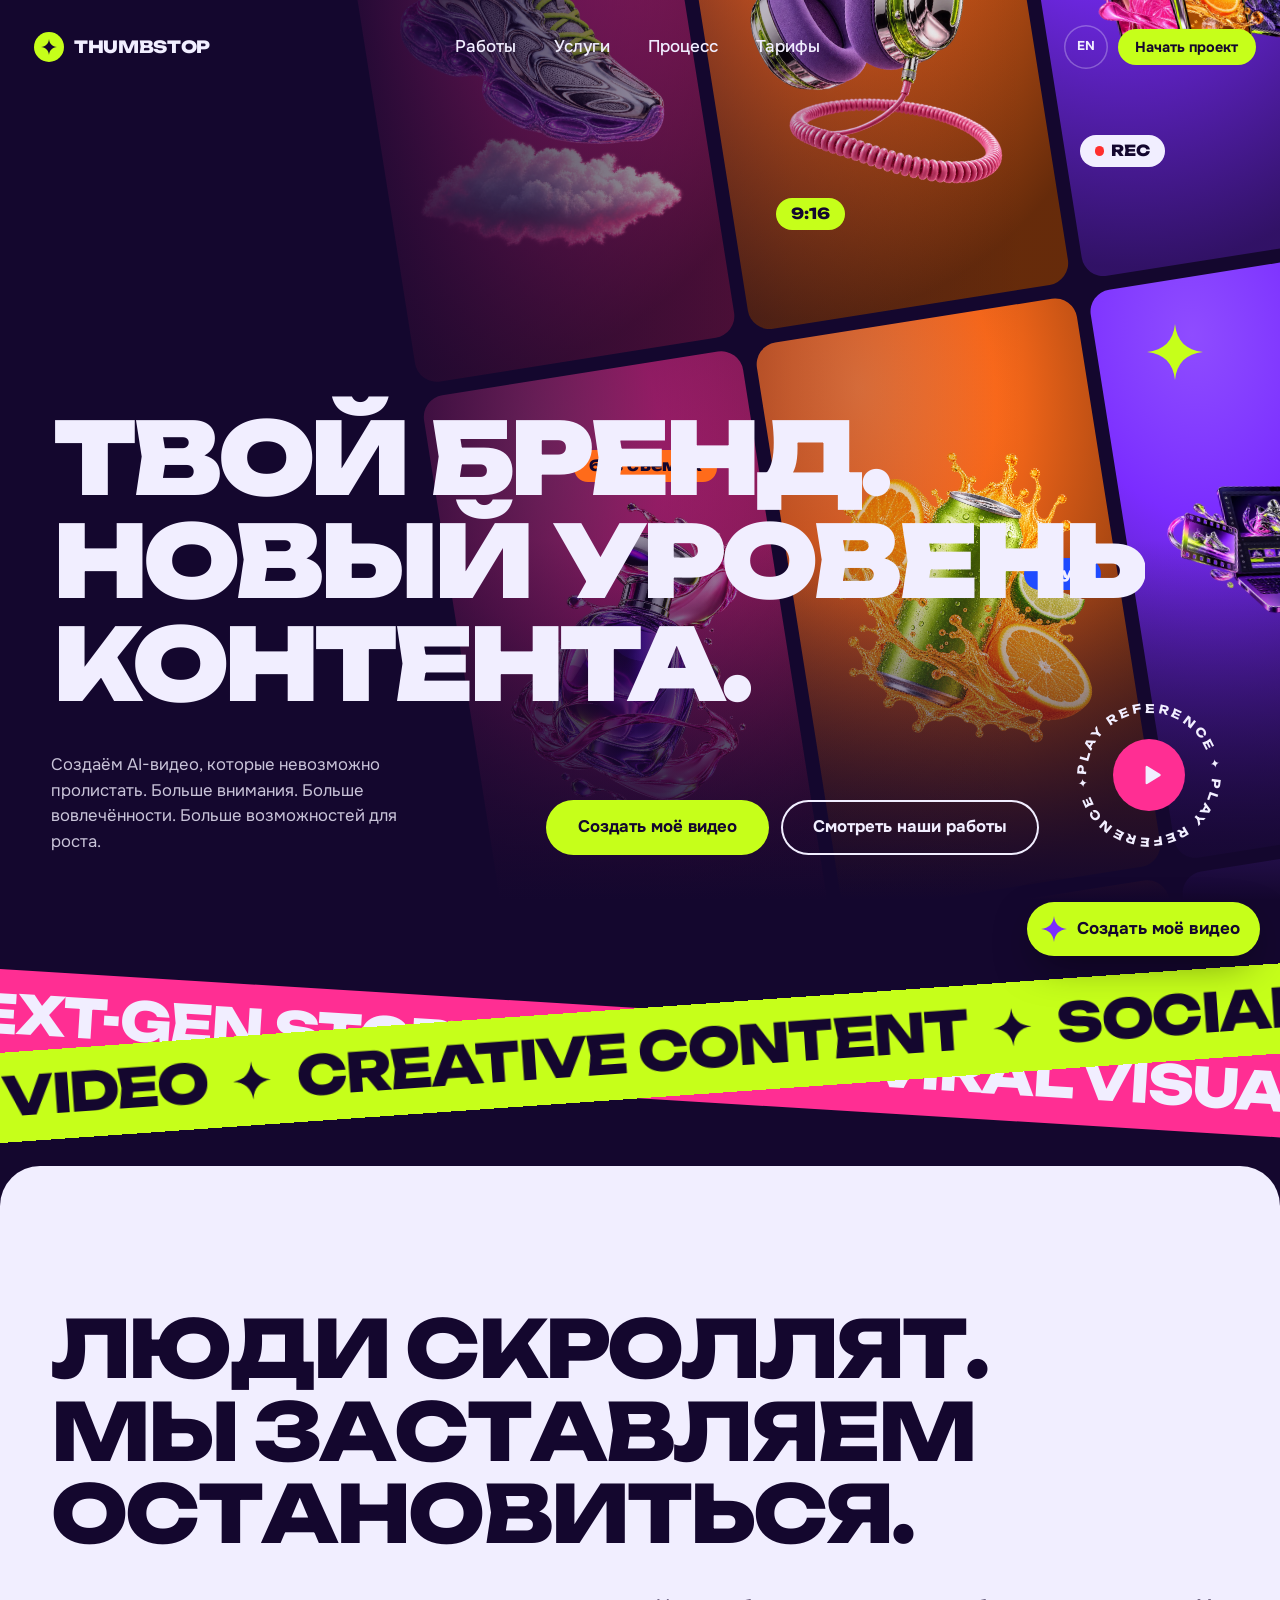
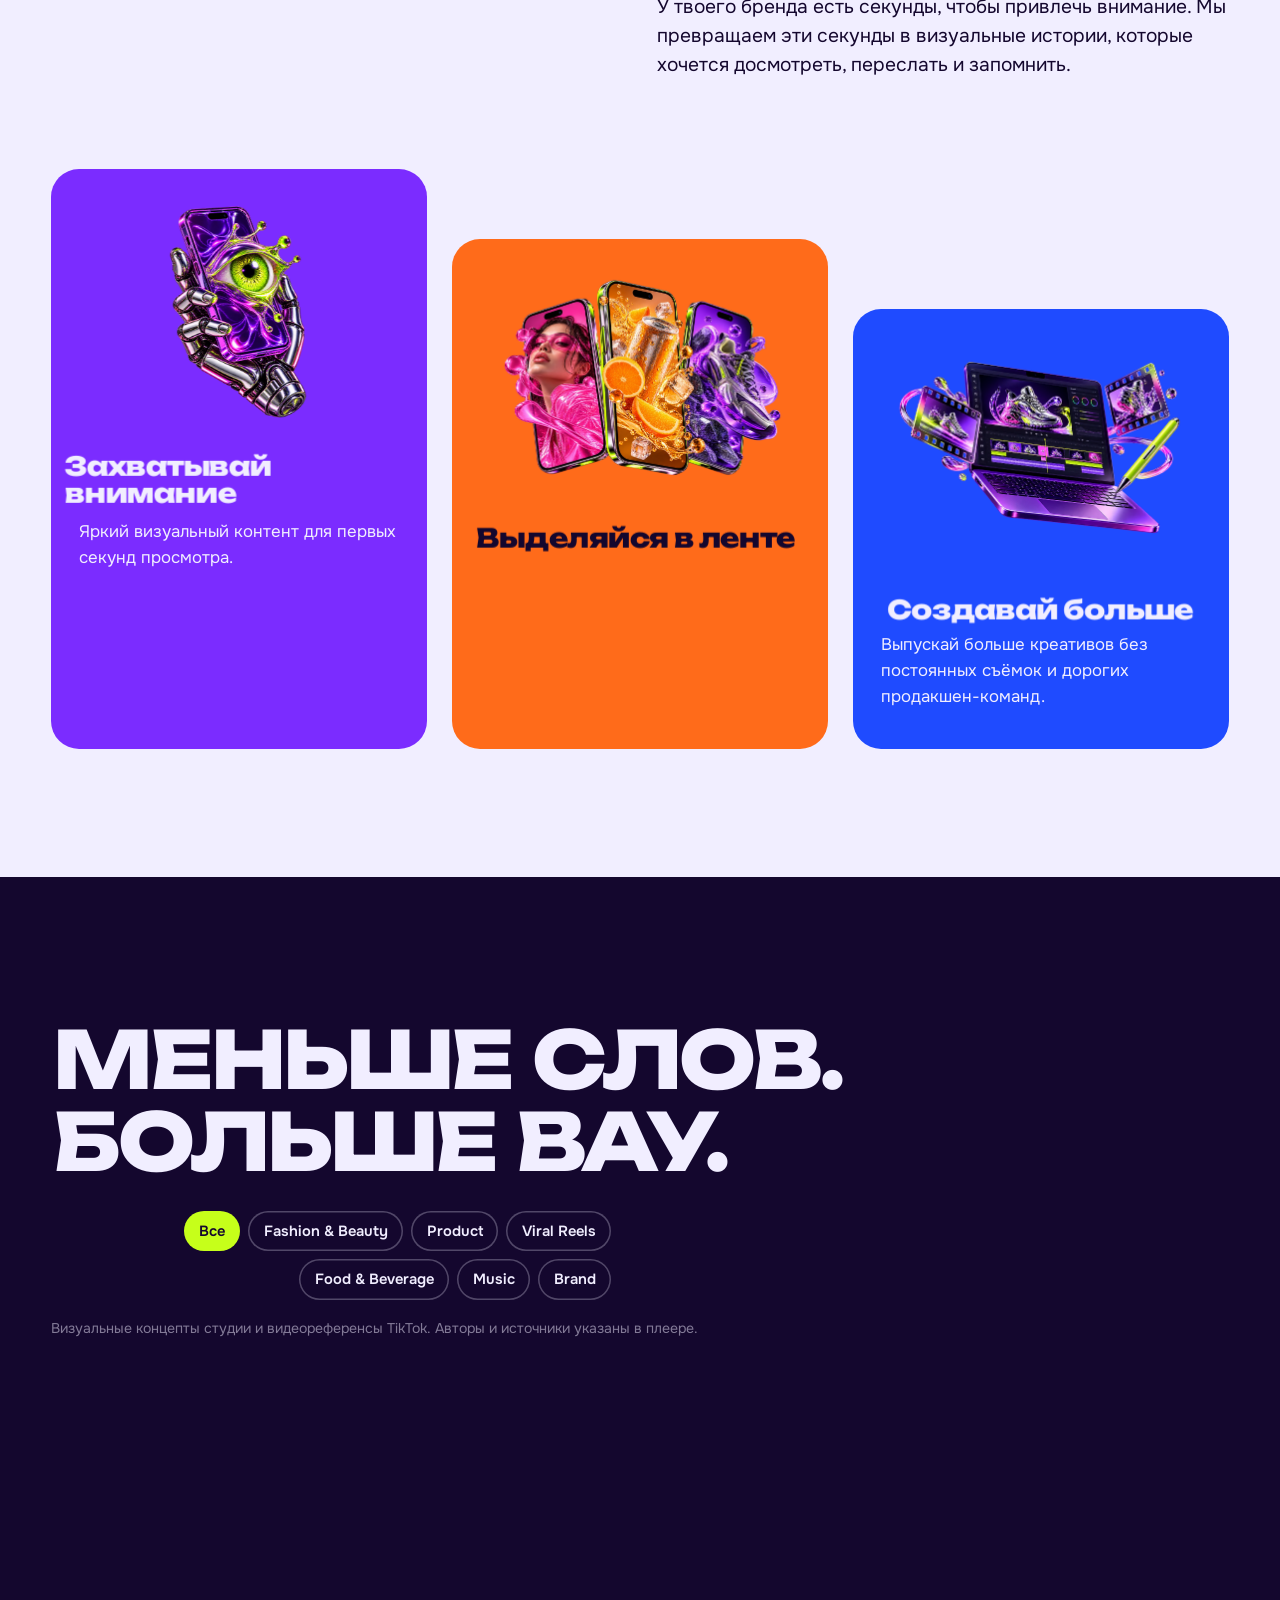
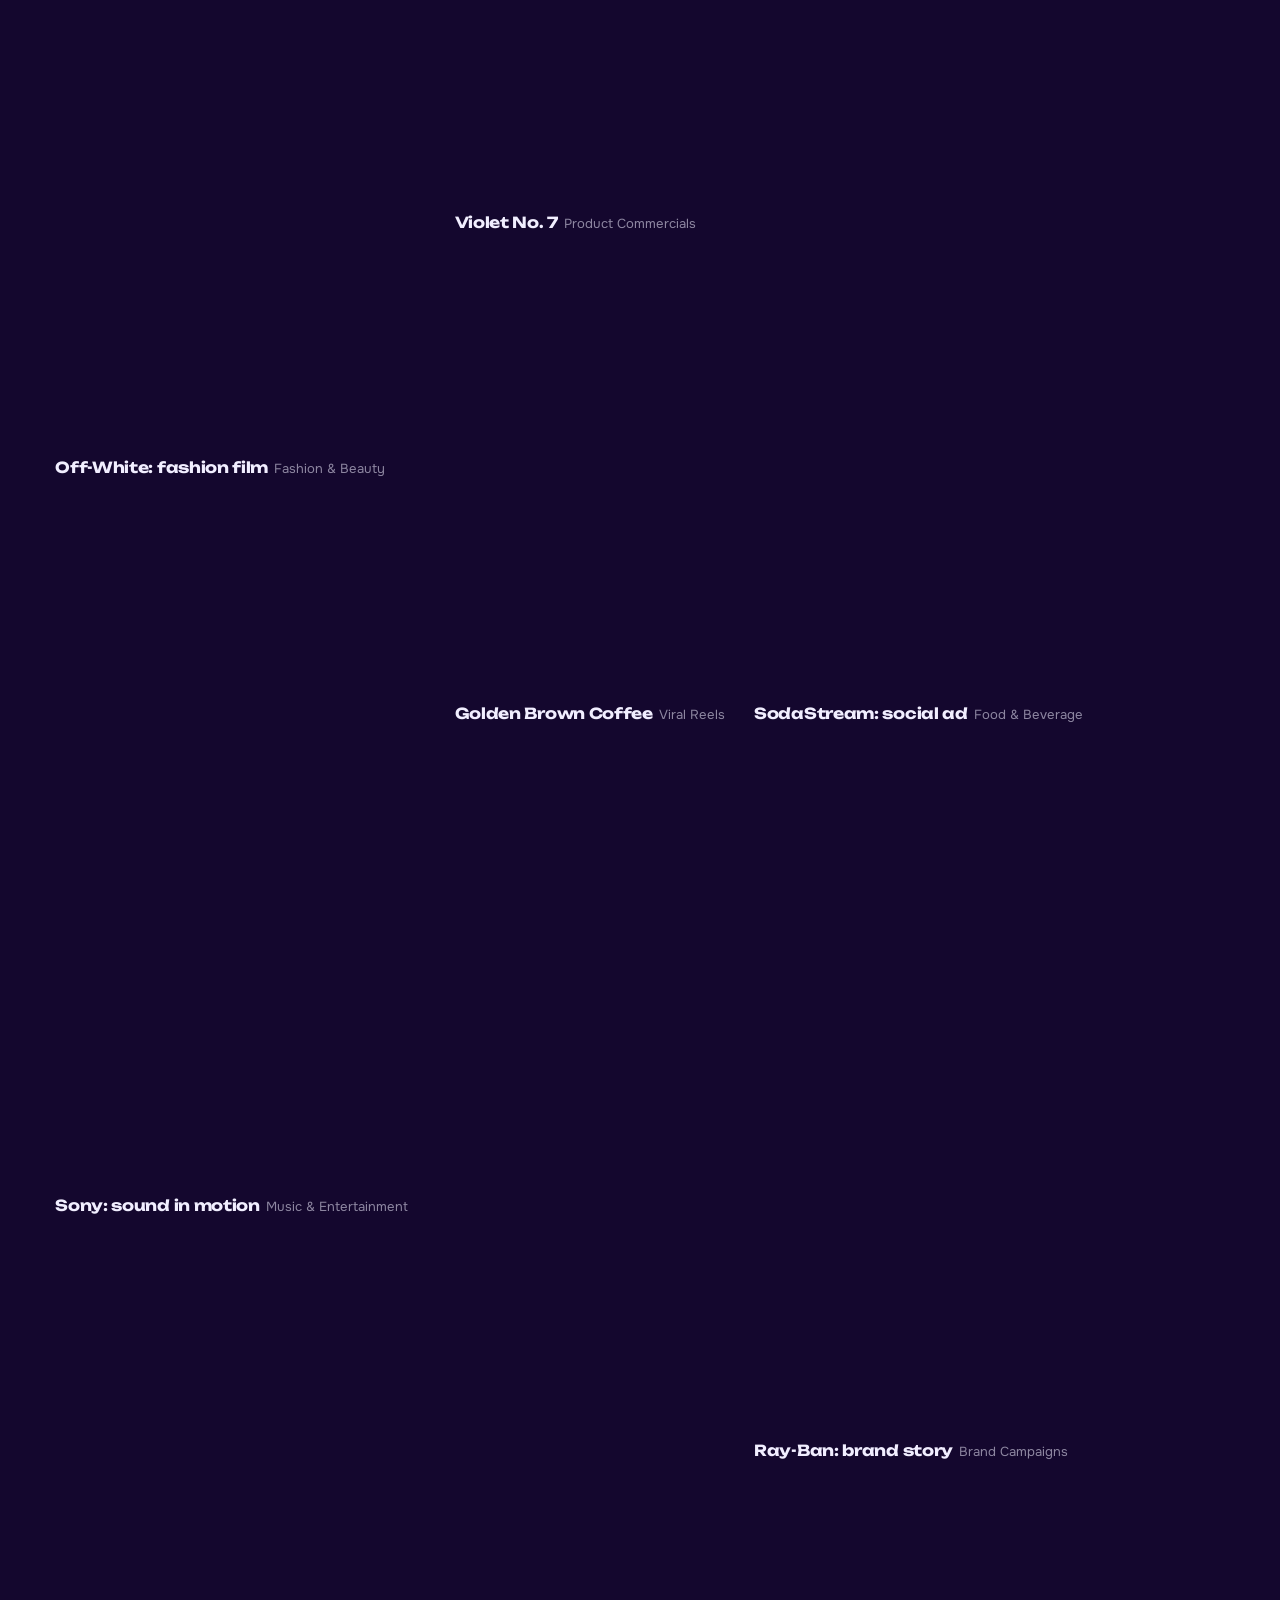
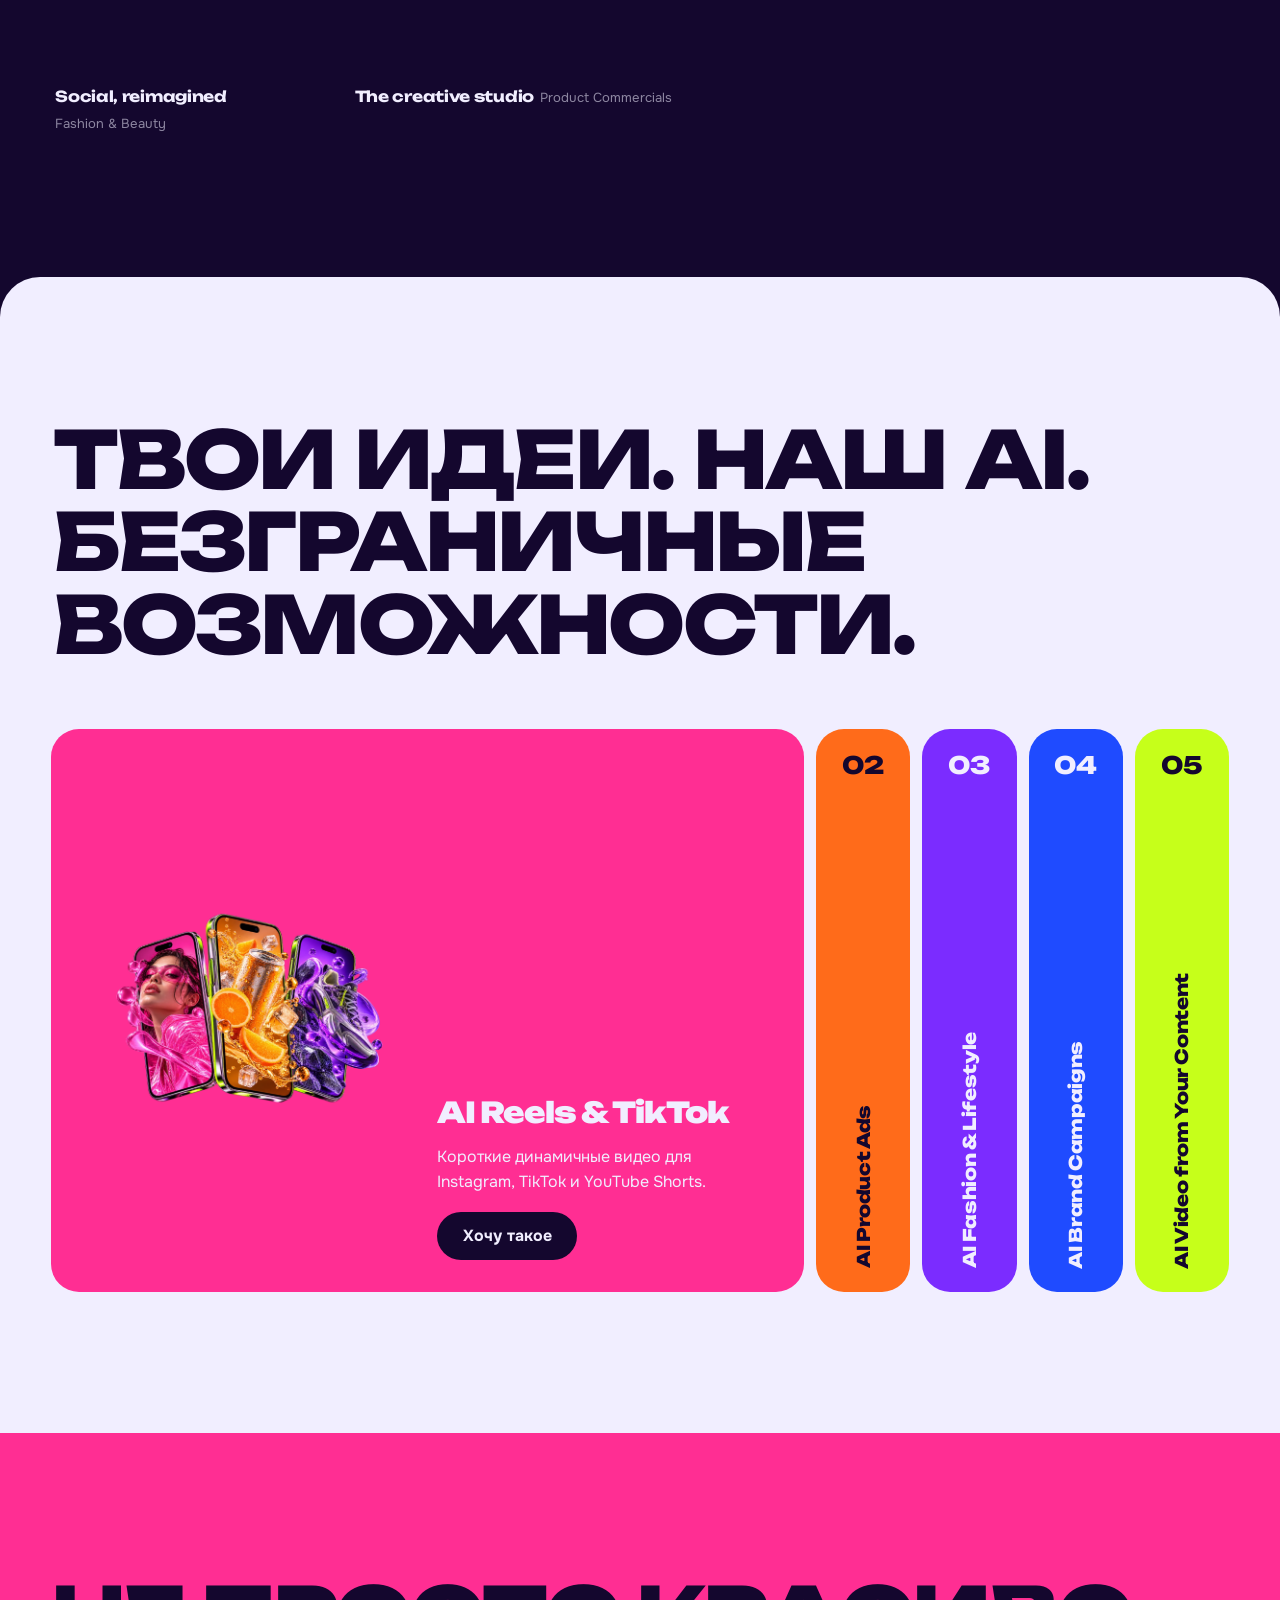
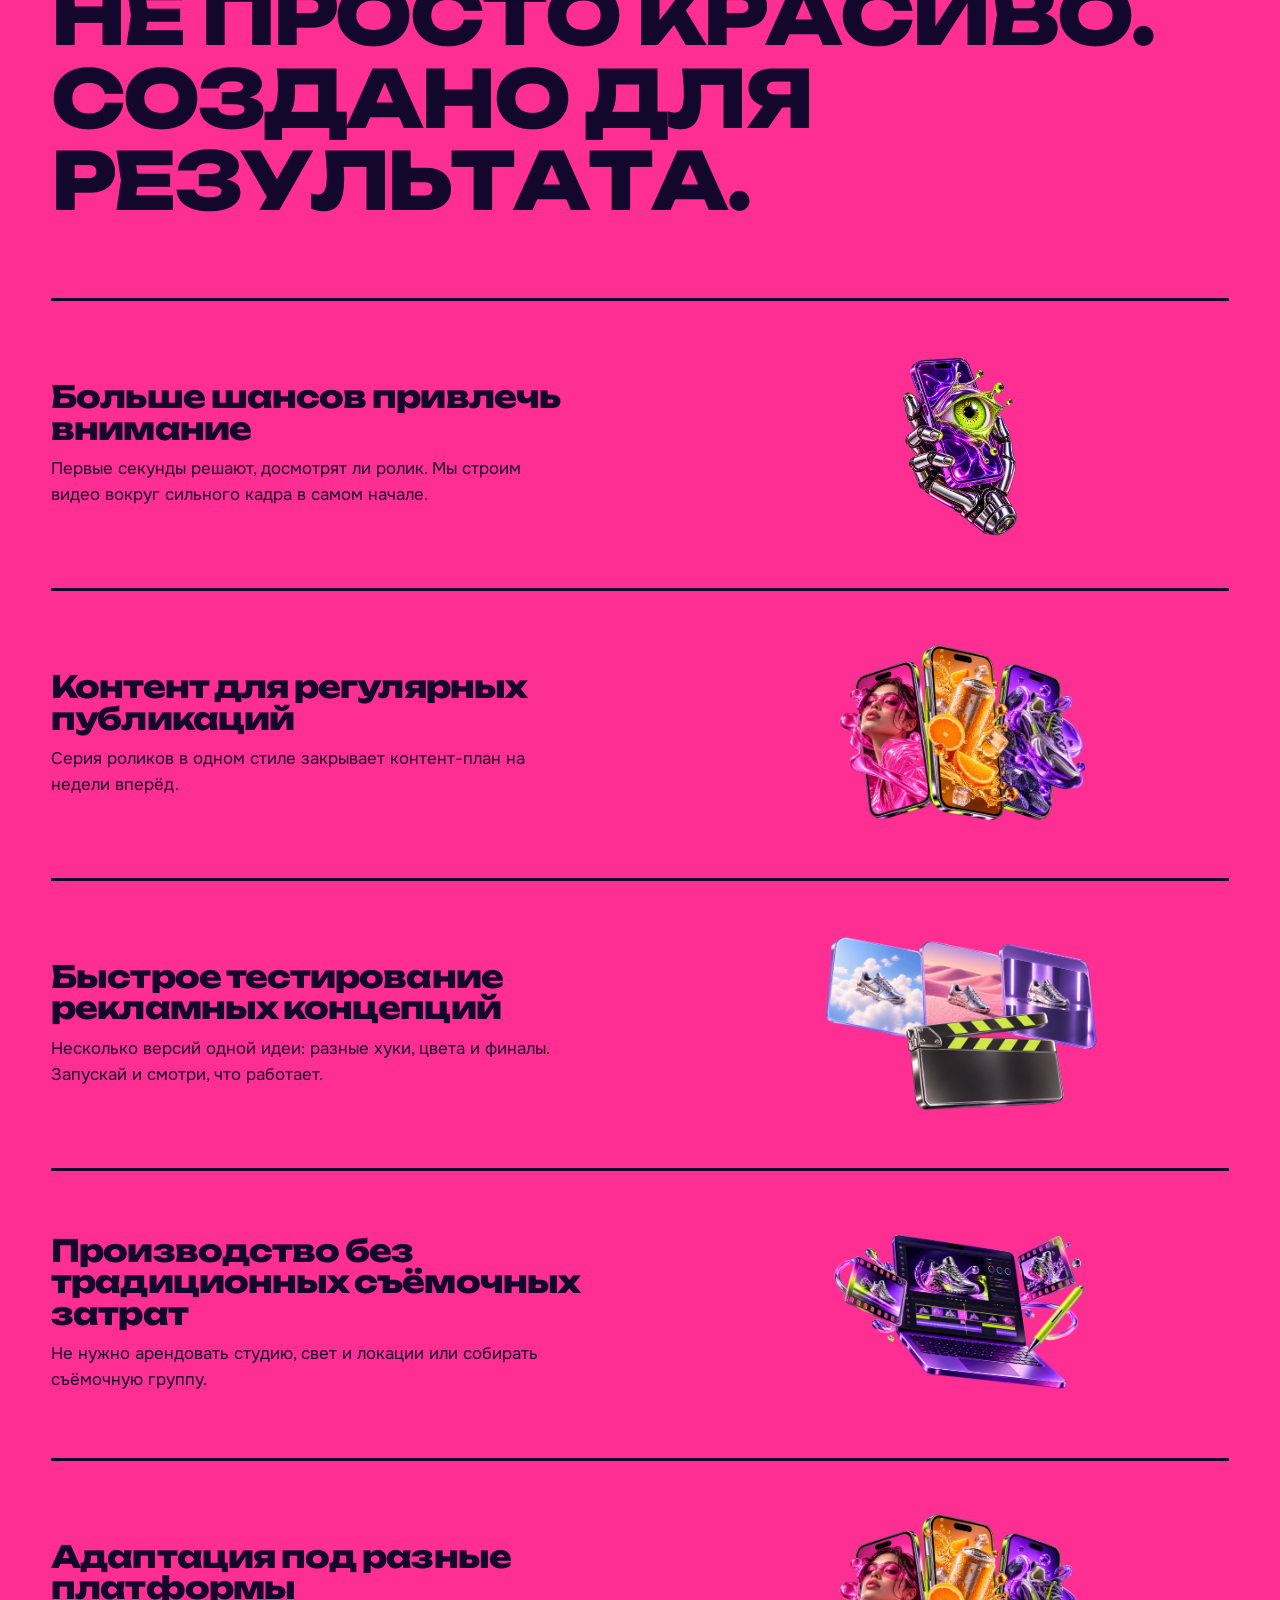
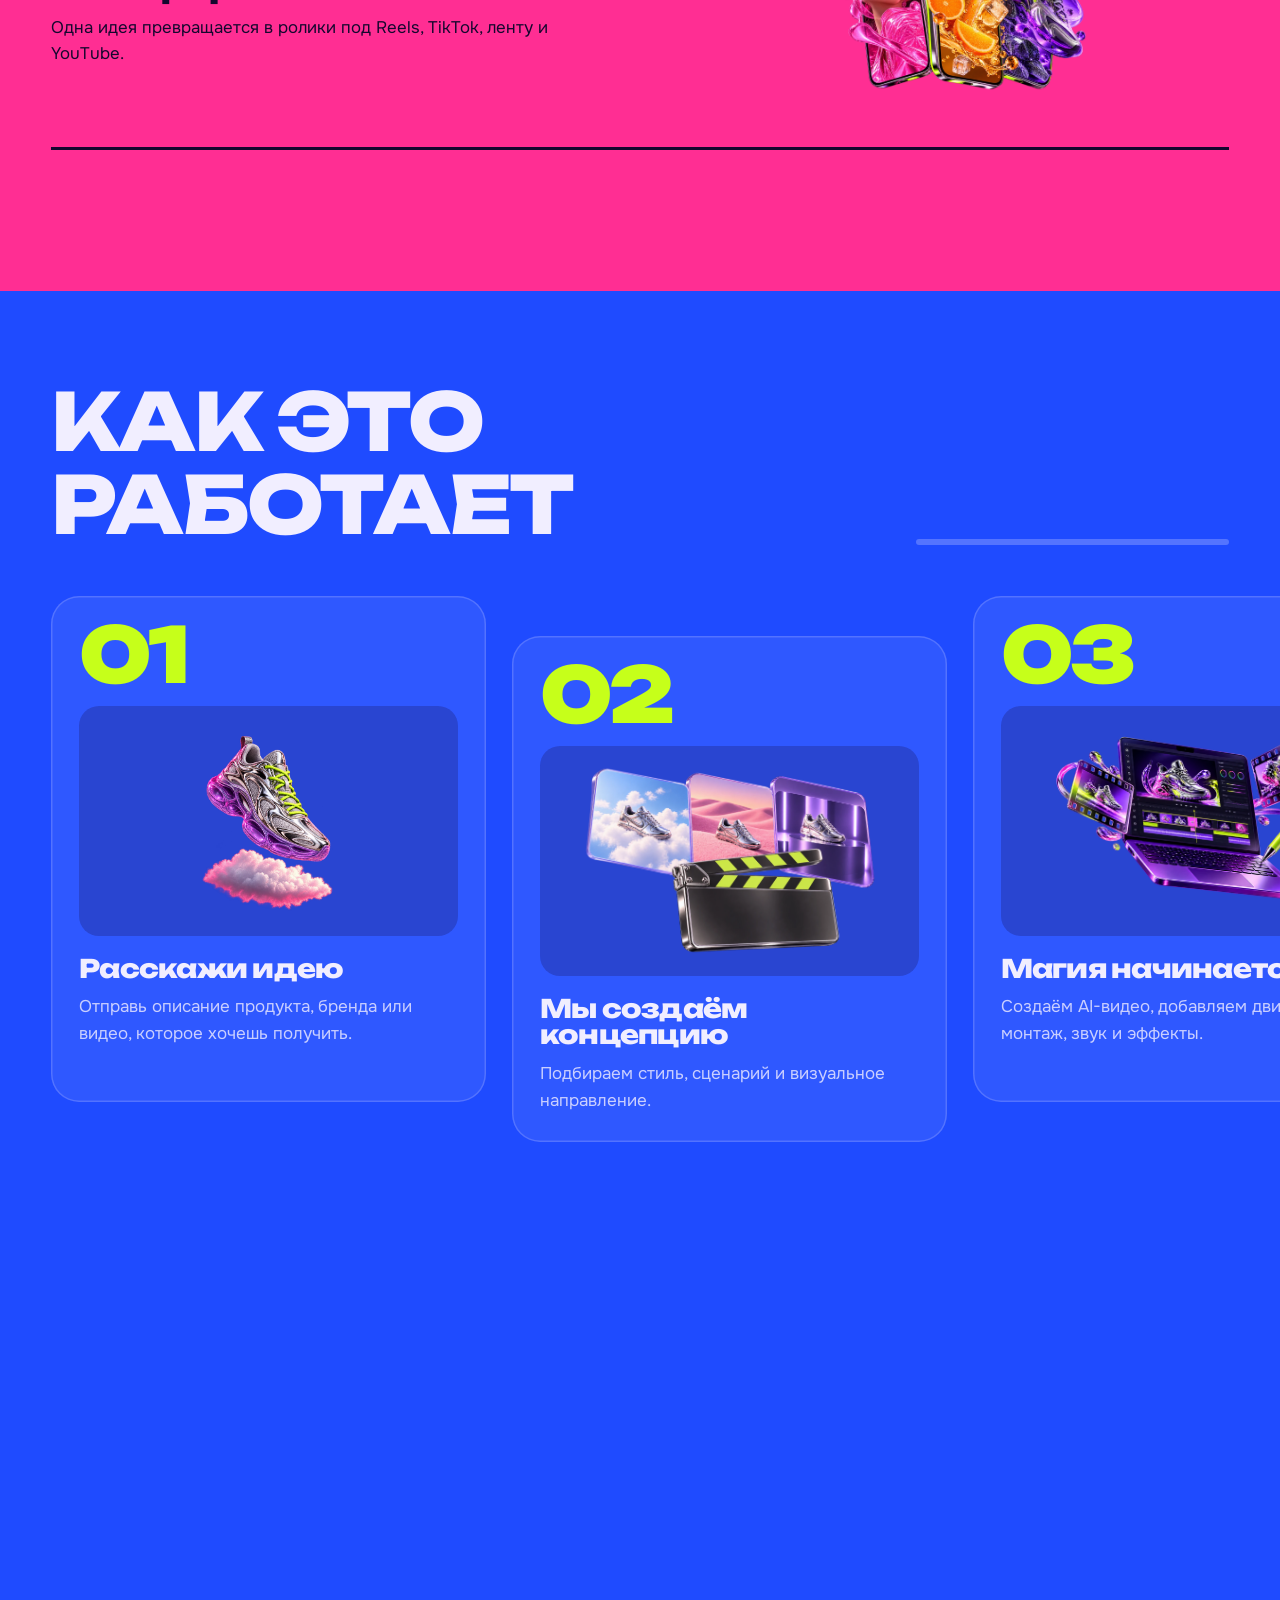
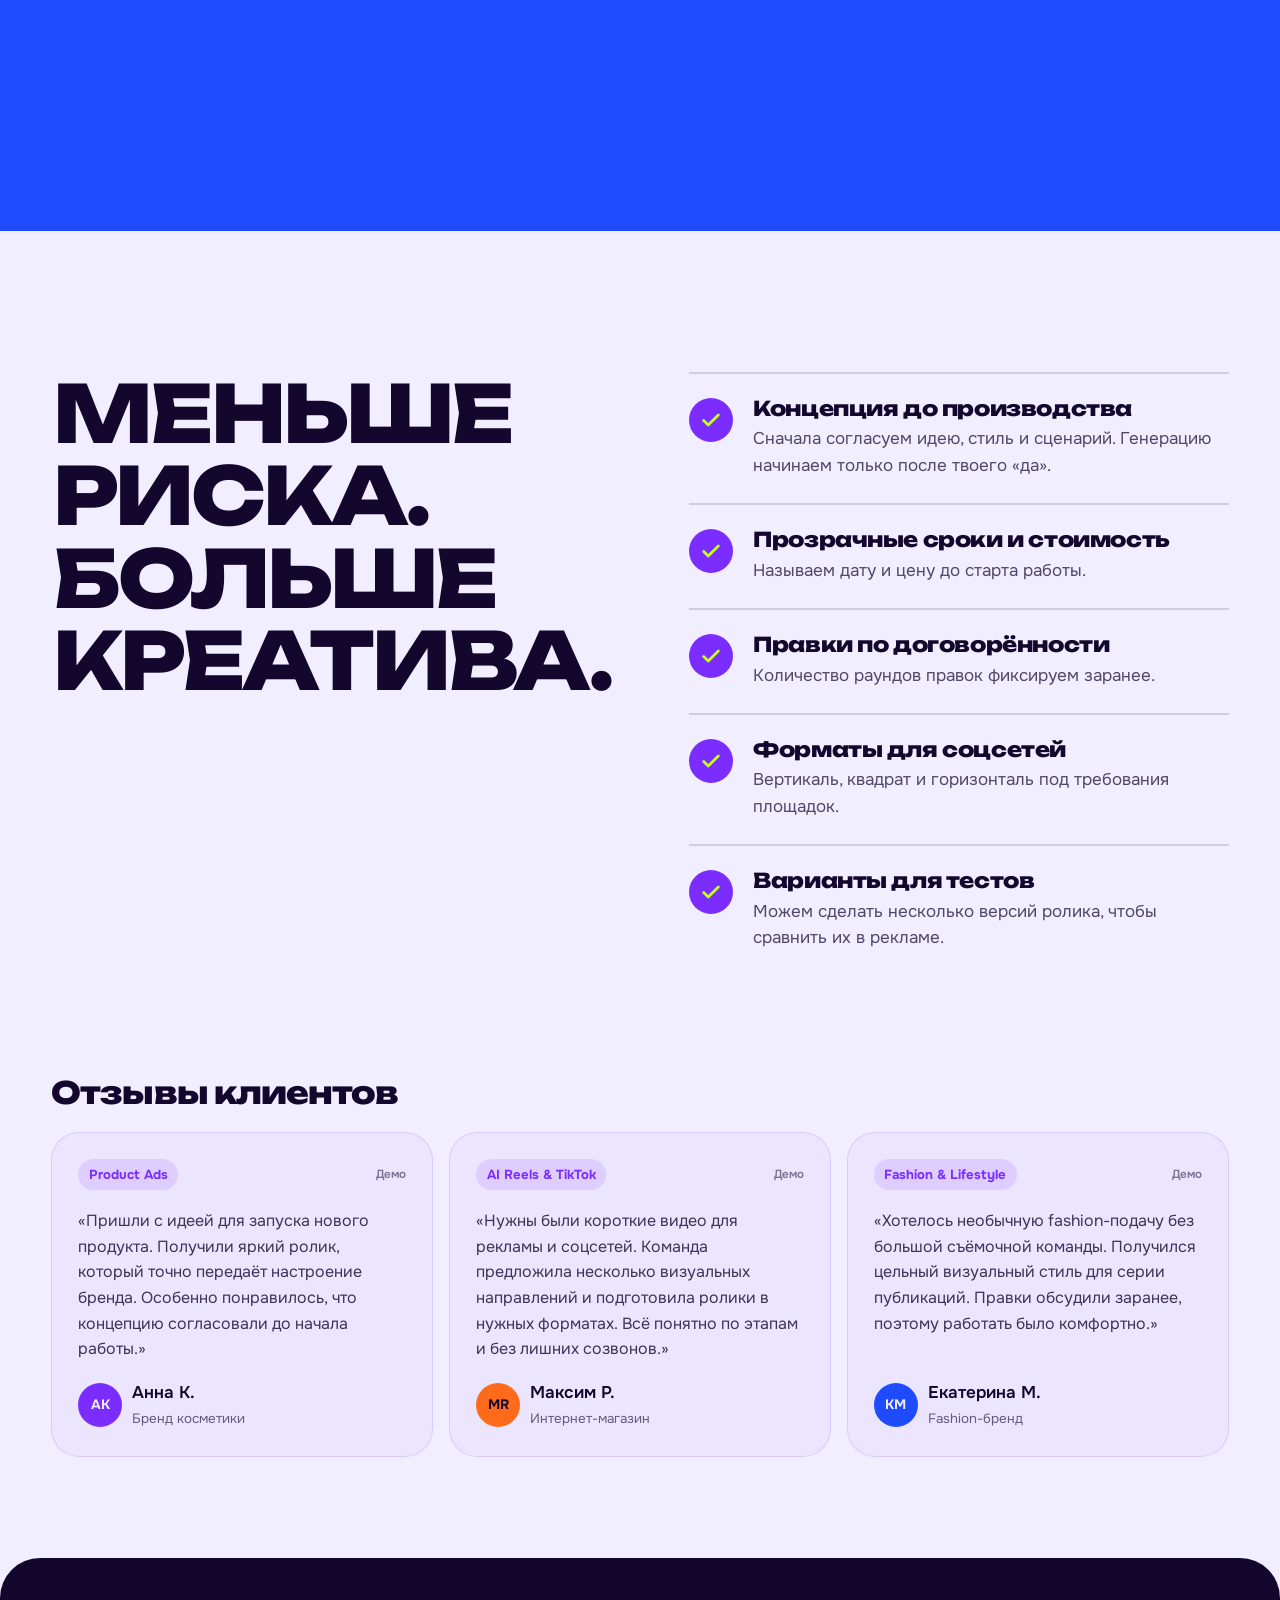
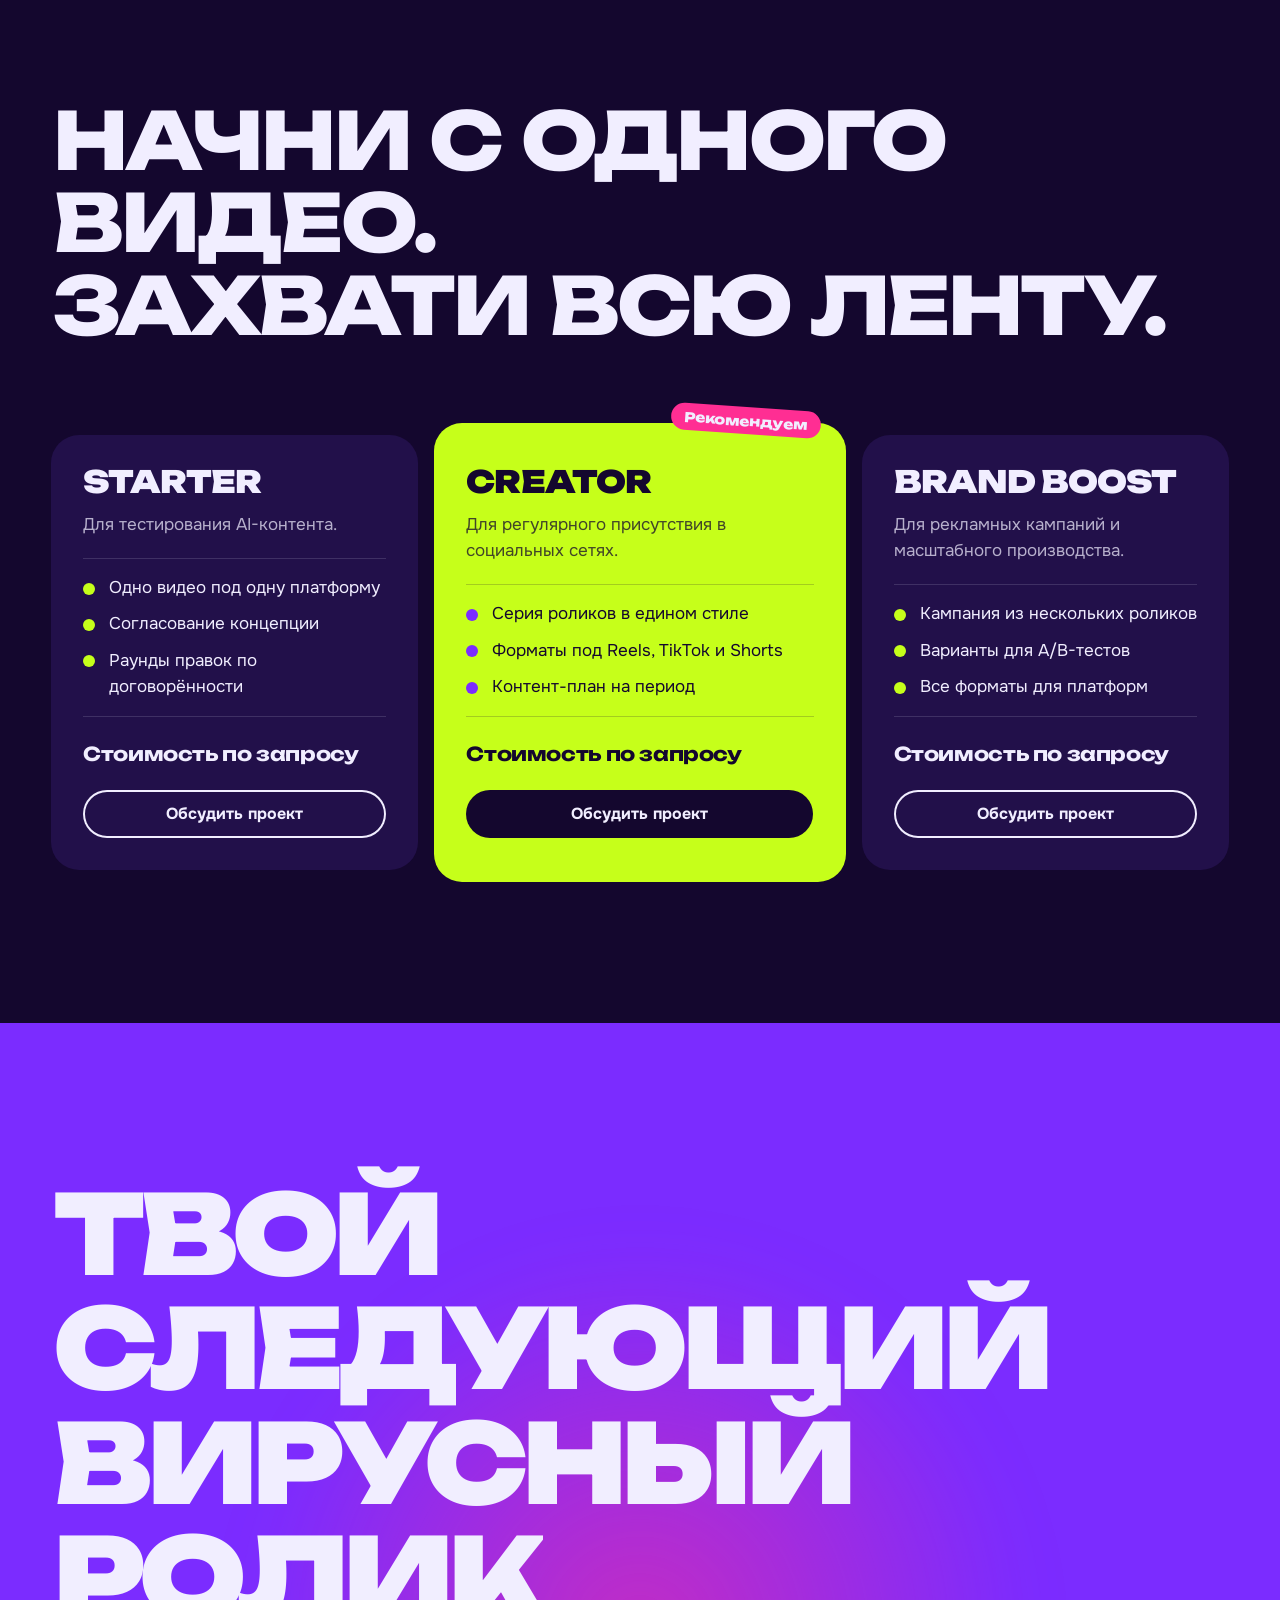
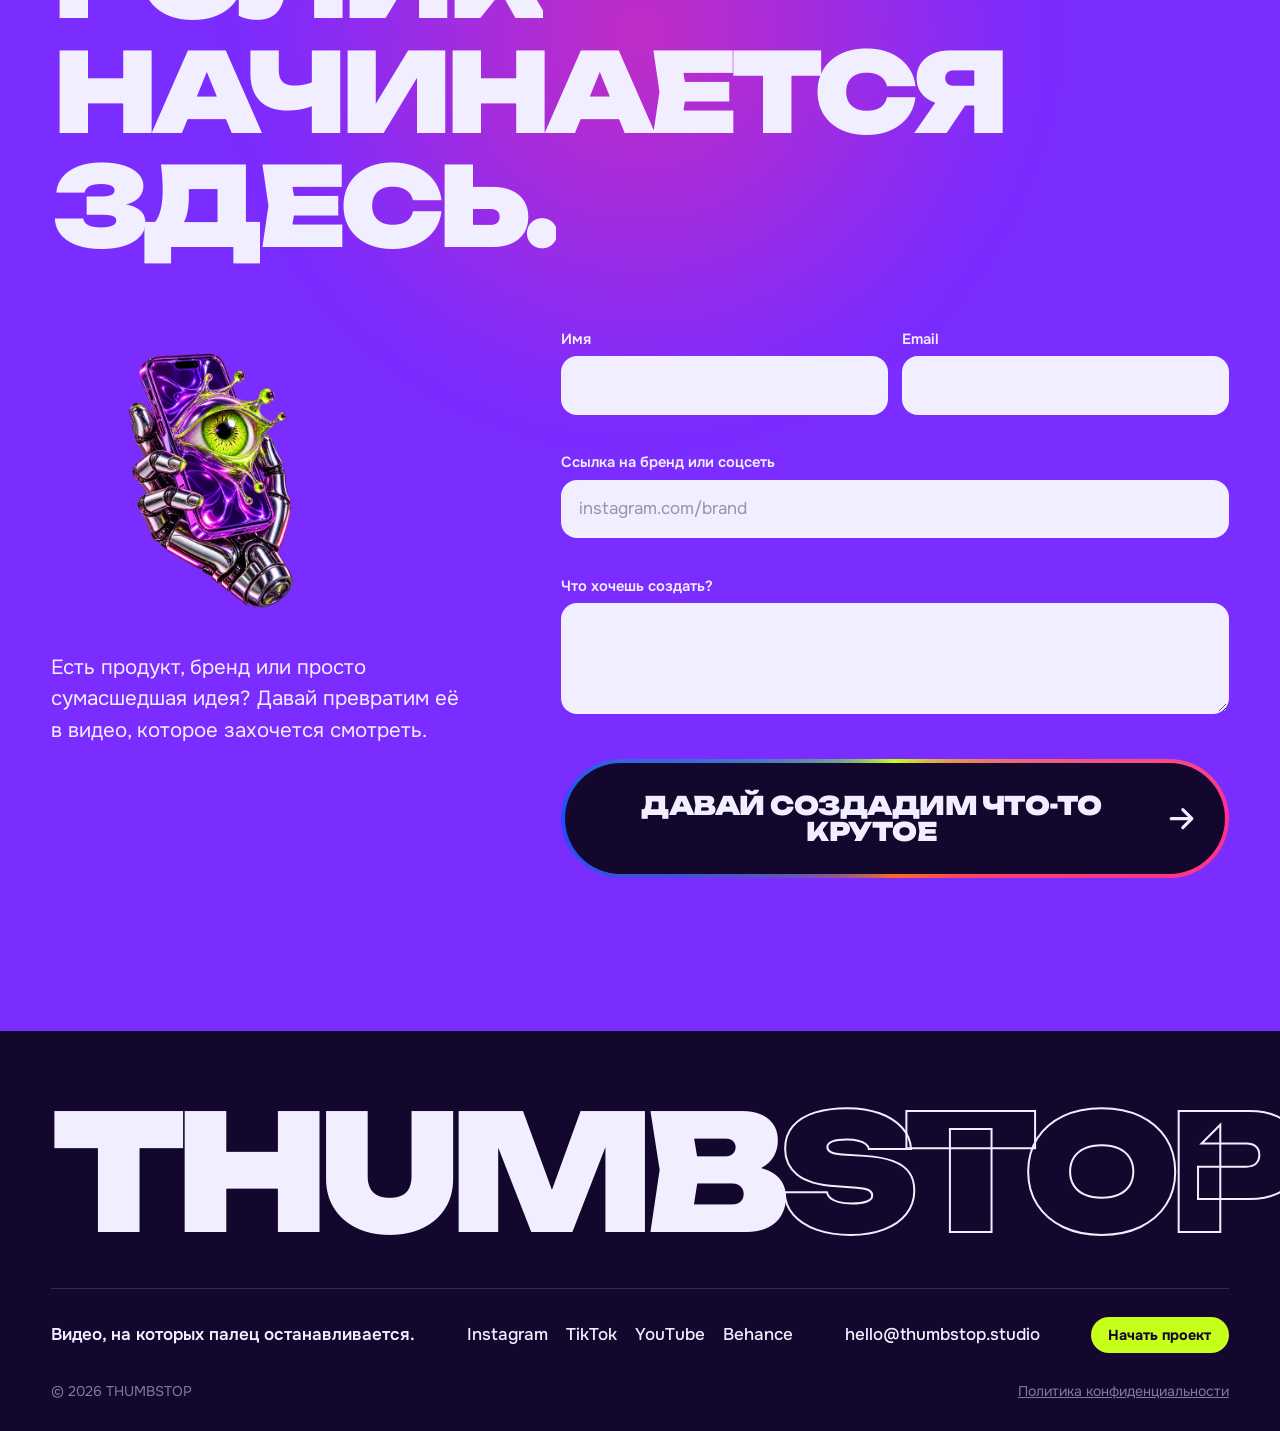
<file: debug.html>
<!doctype html>
<html lang="ru">
<head>
<meta charset="utf-8">
<meta name="viewport" content="width=device-width, initial-scale=1, viewport-fit=cover">
<title>THUMBSTOP — AI-видео для брендов, рекламы и соцсетей</title>
<meta name="description" content="Креативная студия AI-видео. Reels, TikTok, рекламные ролики продуктов, fashion-кампании и брендовые серии без дорогих съёмок.">
<meta property="og:title" content="THUMBSTOP — AI-видео, которые невозможно пролистать">
<meta property="og:description" content="Reels, TikTok, product ads и брендовые кампании, созданные с помощью AI.">
<meta property="og:type" content="website">
<meta name="theme-color" content="#14072E">
<link rel="stylesheet" href="css/fonts.css">
<link rel="stylesheet" href="css/style.css">
<script>document.documentElement.classList.add('js');setTimeout(function(){if(!document.documentElement.classList.contains('is-loaded'))document.documentElement.classList.remove('js')},4000)</script>
<script>
window.addEventListener('error', function(e) { console.error('[THUMBSTOP]', e.message || 'Resource error', e.filename || e.target.src || ''); }, true);
window.addEventListener('load', function() { console.info('[THUMBSTOP] Ready', {language: document.documentElement.lang, width: innerWidth, illustrationSlots: document.querySelectorAll('picture.art').length}); });
</script>
</head>
<body>
<a class="skip" href="#main" data-i18n="skip">Перейти к содержимому</a>

<div class="cursor" aria-hidden="true"><div class="cursor__dot"></div><div class="cursor__ring"><span class="cursor__label"></span></div></div>

<!-- Иконки -->
<svg width="0" height="0" style="position:absolute" aria-hidden="true">
  <symbol id="i-star" viewBox="0 0 100 100"><path d="M50 0c3 30 20 47 50 50-30 3-47 20-50 50-3-30-20-47-50-50C30 47 47 30 50 0z"/></symbol>
  <symbol id="i-play" viewBox="0 0 24 24"><path d="M7 4.5v15a1 1 0 0 0 1.5.86l12-7.5a1 1 0 0 0 0-1.72l-12-7.5A1 1 0 0 0 7 4.5z"/></symbol>
  <symbol id="i-arrow" viewBox="0 0 24 24"><path d="M4 12h15m-6-7 7 7-7 7" fill="none" stroke="currentColor" stroke-width="2.4" stroke-linecap="round" stroke-linejoin="round"/></symbol>
  <symbol id="i-check" viewBox="0 0 24 24"><path d="m4 12.5 5 5L20 6.5" fill="none" stroke="currentColor" stroke-width="3" stroke-linecap="round" stroke-linejoin="round"/></symbol>
</svg>

<header class="nav" id="nav">
  <a class="nav__logo" href="#top" aria-label="THUMBSTOP, на главную">
    <span class="logo-mark" aria-hidden="true"><svg><use href="#i-star"/></svg></span>THUMBSTOP
  </a>
  <nav class="nav__links" aria-label="Основная навигация">
    <a href="#work" data-i18n="nav.work">Работы</a>
    <a href="#services" data-i18n="nav.services">Услуги</a>
    <a href="#process" data-i18n="nav.process">Процесс</a>
    <a href="#pricing" data-i18n="nav.pricing">Тарифы</a>
  </nav>
  <div class="nav__right">
    <button class="lang" type="button" data-lang-toggle aria-label="Switch to English">EN</button>
    <a class="btn btn--lime btn--sm magnetic" href="#contact" data-i18n="cta.start">Начать проект</a>
    <button class="burger" type="button" aria-expanded="false" aria-controls="menu" aria-label="Открыть меню"><span></span><span></span></button>
  </div>
</header>

<div class="menu" id="menu" aria-hidden="true">
  <nav aria-label="Мобильная навигация">
    <a href="#work" data-i18n="nav.work">Работы</a>
    <a href="#services" data-i18n="nav.services">Услуги</a>
    <a href="#process" data-i18n="nav.process">Процесс</a>
    <a href="#pricing" data-i18n="nav.pricing">Тарифы</a>
    <a href="#contact" data-i18n="cta.start">Начать проект</a>
  </nav>
  <button class="menu__lang" type="button" data-lang-toggle aria-label="Switch to English">EN</button>
  <p class="menu__mail"><a href="mailto:hello@thumbstop.studio">hello@thumbstop.studio</a></p>
</div>

<main id="main">

<!-- 01 HERO: static illustrated campaign feed. -->
<section class="hero" id="top" aria-labelledby="hero-title">
  <div class="hero__bg" aria-hidden="true">
    <video class="hero__video" muted loop playsinline preload="none" data-src="" poster=""></video>
    <div class="feed" data-feed></div>
    <div class="hero__shade"></div>
  </div>

  <div class="sticker sticker--a" aria-hidden="true">9:16</div>
  <div class="sticker sticker--b" aria-hidden="true"><i class="rec"></i>REC</div>
  <div class="sticker sticker--c" aria-hidden="true" data-i18n="hero.st1">без съёмок</div>
  <div class="sticker sticker--d" aria-hidden="true">#fyp</div>
  
  
  <svg class="spin-star spin-star--hero" aria-hidden="true"><use href="#i-star"/></svg>

  <div class="hero__inner">
    <h1 class="hero__title" id="hero-title" data-split="words">
      <span class="line" data-i18n="hero.t1">ТВОЙ БРЕНД.</span>
      <span class="line" data-i18n="hero.t2">НОВЫЙ УРОВЕНЬ</span>
      <span class="line" data-i18n="hero.t3">КОНТЕНТА.</span>
    </h1>
    <div class="hero__foot">
      <p class="hero__lead" data-i18n="hero.lead">Создаём AI-видео, которые невозможно пролистать. Больше внимания. Больше вовлечённости. Больше возможностей для роста.</p>
      <div class="hero__ctas">
        <a class="btn btn--lime btn--lg magnetic" href="#contact" data-i18n="cta.create">Создать моё видео</a>
        <a class="btn btn--ghost btn--lg magnetic" href="#work" data-i18n="cta.works">Смотреть наши работы</a>
      </div>
    </div>
    <button class="reel-btn magnetic" type="button" data-open-viewer data-art="social" data-theme="violet" data-video="assets/video/fashion0.mp4" data-source="https://ads.tiktok.com/business/en/industries/fashion-and-clothing" data-credit="Ray-Ban / TikTok for Business" data-title="Fashion: Ray-Ban" aria-label="Смотреть видеореференс Ray-Ban">
      <svg class="reel-btn__ring" viewBox="0 0 200 200" aria-hidden="true">
        <defs><path id="circ" d="M100 100m-78 0a78 78 0 1 1 156 0a78 78 0 1 1-156 0"/></defs>
        <text><textPath href="#circ" textLength="486" lengthAdjust="spacing">PLAY REFERENCE ✦ PLAY REFERENCE ✦</textPath></text>
      </svg>
      <span class="reel-btn__core"><svg><use href="#i-play"/></svg></span>
    </button>
  </div>
</section>

<!-- 02 MARQUEE -->
<div class="tapes" aria-label="AI video, creative content, social ads, viral visuals, next-gen storytelling">
  <div class="tape tape--lime" aria-hidden="true"><div class="tape__track" data-marquee>
    <span>AI VIDEO</span><svg><use href="#i-star"/></svg><span>CREATIVE CONTENT</span><svg><use href="#i-star"/></svg><span>SOCIAL ADS</span><svg><use href="#i-star"/></svg><span>VIRAL VISUALS</span><svg><use href="#i-star"/></svg><span>NEXT-GEN STORYTELLING</span><svg><use href="#i-star"/></svg>
  </div></div>
  <div class="tape tape--pink" aria-hidden="true"><div class="tape__track tape__track--rev" data-marquee>
    <span>NEXT-GEN STORYTELLING</span><svg><use href="#i-star"/></svg><span>VIRAL VISUALS</span><svg><use href="#i-star"/></svg><span>SOCIAL ADS</span><svg><use href="#i-star"/></svg><span>CREATIVE CONTENT</span><svg><use href="#i-star"/></svg><span>AI VIDEO</span><svg><use href="#i-star"/></svg>
  </div></div>
</div>

<!-- 03 СТОП -->
<section class="stop" aria-labelledby="stop-title">
  <div class="wrap">
    <div class="stop__head">
      <h2 class="h2 stop__title" id="stop-title" data-split="chars"><span class="line" data-i18n="stop.t1">ЛЮДИ СКРОЛЛЯТ.</span> <span class="line" data-i18n="stop.t2">МЫ ЗАСТАВЛЯЕМ</span> <span class="line" data-i18n="stop.t3">ОСТАНОВИТЬСЯ.</span></h2>
      <p class="stop__text reveal" data-reveal="up" data-i18n="stop.text">У твоего бренда есть секунды, чтобы привлечь внимание. Мы превращаем эти секунды в визуальные истории, которые хочется досмотреть, переслать и запомнить.</p>
    </div>
    <ul class="stop__cards">
      <li class="scard scard--violet tilt reveal" data-reveal="rise">
        <div class="scard__vis" aria-hidden="true"><picture class="art"><source srcset="assets/images/attention.webp" type="image/webp"><img src="assets/images/attention.png" alt="" width="1024" height="1024" loading="lazy" decoding="async"></picture></div>
        <h3 class="scard__title" data-i18n="stop.c1t">Захватывай внимание</h3>
        <div class="scard__body"><p data-i18n="stop.c1">Яркий визуальный контент для первых секунд просмотра.</p></div>
      </li>
      <li class="scard scard--orange tilt reveal" data-reveal="rise">
        <div class="scard__vis" aria-hidden="true"><picture class="art"><source srcset="assets/images/social.webp" type="image/webp"><img src="assets/images/social.png" alt="" width="1024" height="1024" loading="lazy" decoding="async"></picture></div>
        <h3 class="scard__title" data-i18n="stop.c2t">Выделяйся в ленте</h3>
        <div class="scard__body"><p data-i18n="stop.c2">Необычные идеи и образы, которые сложно повторить обычной съёмкой.</p></div>
      </li>
      <li class="scard scard--blue tilt reveal" data-reveal="rise">
        <div class="scard__vis" aria-hidden="true"><picture class="art"><source srcset="assets/images/studio.webp" type="image/webp"><img src="assets/images/studio.png" alt="" width="1024" height="1024" loading="lazy" decoding="async"></picture></div>
        <h3 class="scard__title" data-i18n="stop.c3t">Создавай больше</h3>
        <div class="scard__body"><p data-i18n="stop.c3">Выпускай больше креативов без постоянных съёмок и дорогих продакшен-команд.</p></div>
      </li>
    </ul>
  </div>
</section>

<!-- 04: original illustrated concepts and credited TikTok video references. -->
<section class="reel" id="work" aria-labelledby="reel-title">
  <div class="wrap">
    <div class="reel__head">
      <h2 class="h2 reel__title" id="reel-title" data-split="words"><span class="line" data-i18n="reel.t1">МЕНЬШЕ СЛОВ.</span> <span class="line" data-i18n="reel.t2">БОЛЬШЕ ВАУ.</span></h2>
      <div class="chips" role="group" aria-label="Фильтр по категориям">
        <button class="chip is-on" type="button" data-filter="all" aria-pressed="true" data-i18n="reel.all">Все</button>
        <button class="chip" type="button" data-filter="fashion" aria-pressed="false">Fashion &amp; Beauty</button>
        <button class="chip" type="button" data-filter="product" aria-pressed="false">Product</button>
        <button class="chip" type="button" data-filter="reels" aria-pressed="false">Viral Reels</button>
        <button class="chip" type="button" data-filter="food" aria-pressed="false">Food &amp; Beverage</button>
        <button class="chip" type="button" data-filter="music" aria-pressed="false">Music</button>
        <button class="chip" type="button" data-filter="brand" aria-pressed="false">Brand</button>
      </div>
    </div>
    <p class="reel__note" data-i18n="reel.note">Визуальные концепты студии и видеореференсы TikTok. Авторы и источники указаны в плеере.</p>

    <ul class="works">
      <li class="work w1" data-cat="fashion"><button class="work__btn" type="button" data-open-viewer data-cursor="Смотреть">
        <div class="work__frame reveal" data-reveal="frame"><div class="clip" data-art="sneaker" data-theme="pink" data-video="assets/video/fashion4.mp4" data-source="https://ads.tiktok.com/business/en/industries/fashion-and-clothing" data-credit="Off-White / TikTok for Business"><img class="media-poster" src="assets/posters/fashion4.jpg" alt="" width="720" height="1280" loading="lazy" decoding="async"></div><span class="work__badge" data-i18n="media.video">Видеореференс</span><span class="work__play" aria-hidden="true"><svg><use href="#i-play"/></svg></span></div>
        <span class="work__meta"><span class="work__cat">Fashion &amp; Beauty</span><span class="work__name">Off-White: fashion film</span></span>
      </button></li>
      <li class="work w2" data-cat="product"><button class="work__btn" type="button" data-open-viewer data-cursor="Смотреть">
        <div class="work__frame reveal" data-reveal="frame"><div class="clip" data-art="perfume" data-theme="orange" data-video="" data-source="" data-credit=""><picture class="art"><source srcset="assets/images/perfume.webp" type="image/webp"><img src="assets/images/perfume.png" alt="" width="1024" height="1024" loading="lazy" decoding="async"></picture></div><span class="work__badge" data-i18n="media.concept">Визуальный концепт</span><span class="work__play" aria-hidden="true">↗</span></div>
        <span class="work__meta"><span class="work__cat">Product Commercials</span><span class="work__name">Violet No. 7</span></span>
      </button></li>
      <li class="work w3" data-cat="reels"><button class="work__btn" type="button" data-open-viewer data-cursor="Смотреть">
        <div class="work__frame reveal" data-reveal="frame"><div class="clip" data-art="attention" data-theme="lime" data-video="assets/video/coffee0.mp4" data-source="https://ads.tiktok.com/business/en/inspiration/golden-brown-coffee" data-credit="Golden Brown Coffee / TikTok for Business"><img class="media-poster" src="assets/posters/coffee0.jpg" alt="" width="720" height="1280" loading="lazy" decoding="async"></div><span class="work__badge" data-i18n="media.video">Видеореференс</span><span class="work__play" aria-hidden="true"><svg><use href="#i-play"/></svg></span></div>
        <span class="work__meta"><span class="work__cat">Viral Reels</span><span class="work__name">Golden Brown Coffee</span></span>
      </button></li>
      <li class="work w4" data-cat="food"><button class="work__btn" type="button" data-open-viewer data-cursor="Смотреть">
        <div class="work__frame reveal" data-reveal="frame"><div class="clip" data-art="soda" data-theme="orange" data-video="assets/video/soda0.mp4" data-source="https://ads.tiktok.com/business/en/inspiration/sodastream-case-study" data-credit="SodaStream / TikTok for Business"><img class="media-poster" src="assets/posters/soda0.jpg" alt="" width="720" height="1280" loading="lazy" decoding="async"></div><span class="work__badge" data-i18n="media.video">Видеореференс</span><span class="work__play" aria-hidden="true"><svg><use href="#i-play"/></svg></span></div>
        <span class="work__meta"><span class="work__cat">Food &amp; Beverage</span><span class="work__name">SodaStream: social ad</span></span>
      </button></li>
      <li class="work w5" data-cat="music"><button class="work__btn" type="button" data-open-viewer data-cursor="Смотреть">
        <div class="work__frame reveal" data-reveal="frame"><div class="clip" data-art="headphones" data-theme="violet" data-video="assets/video/sony.mp4" data-source="https://ads.tiktok.com/business/creativecenter/topads/7641685063844134929/pc/en" data-credit="Sony / TikTok Creative Center"><img class="media-poster" src="assets/posters/sony.jpg" alt="" width="720" height="1280" loading="lazy" decoding="async"></div><span class="work__badge" data-i18n="media.video">Видеореференс</span><span class="work__play" aria-hidden="true"><svg><use href="#i-play"/></svg></span></div>
        <span class="work__meta"><span class="work__cat">Music &amp; Entertainment</span><span class="work__name">Sony: sound in motion</span></span>
      </button></li>
      <li class="work w6" data-cat="brand"><button class="work__btn" type="button" data-open-viewer data-cursor="Смотреть">
        <div class="work__frame reveal" data-reveal="frame"><div class="clip" data-art="storyboard" data-theme="blue" data-video="assets/video/fashion0.mp4" data-source="https://ads.tiktok.com/business/en/industries/fashion-and-clothing" data-credit="Ray-Ban / TikTok for Business"><img class="media-poster" src="assets/posters/fashion0.jpg" alt="" width="720" height="1280" loading="lazy" decoding="async"></div><span class="work__badge" data-i18n="media.video">Видеореференс</span><span class="work__play" aria-hidden="true"><svg><use href="#i-play"/></svg></span></div>
        <span class="work__meta"><span class="work__cat">Brand Campaigns</span><span class="work__name">Ray-Ban: brand story</span></span>
      </button></li>
      <li class="work w7" data-cat="fashion"><button class="work__btn" type="button" data-open-viewer data-cursor="Смотреть">
        <div class="work__frame reveal" data-reveal="frame"><div class="clip" data-art="social" data-theme="lime" data-video="" data-source="" data-credit=""><picture class="art"><source srcset="assets/images/social.webp" type="image/webp"><img src="assets/images/social.png" alt="" width="1024" height="1024" loading="lazy" decoding="async"></picture></div><span class="work__badge" data-i18n="media.concept">Визуальный концепт</span><span class="work__play" aria-hidden="true">↗</span></div>
        <span class="work__meta"><span class="work__cat">Fashion &amp; Beauty</span><span class="work__name">Social, reimagined</span></span>
      </button></li>
      <li class="work w8" data-cat="product"><button class="work__btn" type="button" data-open-viewer data-cursor="Смотреть">
        <div class="work__frame reveal" data-reveal="frame"><div class="clip" data-art="studio" data-theme="blue" data-video="" data-source="" data-credit=""><picture class="art"><source srcset="assets/images/studio.webp" type="image/webp"><img src="assets/images/studio.png" alt="" width="1024" height="1024" loading="lazy" decoding="async"></picture></div><span class="work__badge" data-i18n="media.concept">Визуальный концепт</span><span class="work__play" aria-hidden="true">↗</span></div>
        <span class="work__meta"><span class="work__cat">Product Commercials</span><span class="work__name">The creative studio</span></span>
      </button></li>
    </ul>
  </div>
</section>

<!-- 05 УСЛУГИ: горизонтальный аккордеон -->
<section class="services" id="services" aria-labelledby="svc-title">
  <div class="wrap">
    <h2 class="h2 services__title" id="svc-title" data-split="words"><span class="line" data-i18n="svc.t1">ТВОИ ИДЕИ. НАШ AI.</span> <span class="line" data-i18n="svc.t2">БЕЗГРАНИЧНЫЕ ВОЗМОЖНОСТИ.</span></h2>
    <div class="acc" data-acc>
      <article class="pane pane--pink is-open">
        <button class="pane__tab" type="button" aria-expanded="true" aria-controls="p1"><span class="pane__n">01</span><span class="pane__name">AI Reels &amp; TikTok</span></button>
        <div class="pane__body" id="p1">
          <div class="pane__vis service-art" aria-hidden="true"><picture class="art"><source srcset="assets/images/social.webp" type="image/webp"><img src="assets/images/social.png" alt="" width="1024" height="1024" loading="lazy" decoding="async"></picture></div>
          <div class="pane__copy"><h3>AI Reels &amp; TikTok</h3><p data-i18n="svc.1">Короткие динамичные видео для Instagram, TikTok и YouTube Shorts.</p>
          <a class="btn btn--night magnetic" href="#contact" data-prefill="AI Reels & TikTok" data-i18n="cta.want">Хочу такое</a></div>
        </div>
      </article>
      <article class="pane pane--orange">
        <button class="pane__tab" type="button" aria-expanded="false" aria-controls="p2"><span class="pane__n">02</span><span class="pane__name">AI Product Ads</span></button>
        <div class="pane__body" id="p2">
          <div class="pane__vis service-art" aria-hidden="true"><picture class="art"><source srcset="assets/images/perfume.webp" type="image/webp"><img src="assets/images/perfume.png" alt="" width="1024" height="1024" loading="lazy" decoding="async"></picture></div>
          <div class="pane__copy"><h3>AI Product Ads</h3><p data-i18n="svc.2">Рекламные ролики продуктов без необходимости организовывать полноценную съёмку.</p>
          <a class="btn btn--night magnetic" href="#contact" data-prefill="AI Product Ads" data-i18n="cta.want">Хочу такое</a></div>
        </div>
      </article>
      <article class="pane pane--violet">
        <button class="pane__tab" type="button" aria-expanded="false" aria-controls="p3"><span class="pane__n">03</span><span class="pane__name">AI Fashion &amp; Lifestyle</span></button>
        <div class="pane__body" id="p3">
          <div class="pane__vis service-art" aria-hidden="true"><picture class="art"><source srcset="assets/images/sneaker.webp" type="image/webp"><img src="assets/images/sneaker.png" alt="" width="1024" height="1024" loading="lazy" decoding="async"></picture></div>
          <div class="pane__copy"><h3>AI Fashion &amp; Lifestyle</h3><p data-i18n="svc.3">Кинематографичные fashion-кампании, виртуальные модели, фантастические локации.</p>
          <a class="btn btn--lime magnetic" href="#contact" data-prefill="AI Fashion & Lifestyle" data-i18n="cta.want">Хочу такое</a></div>
        </div>
      </article>
      <article class="pane pane--blue">
        <button class="pane__tab" type="button" aria-expanded="false" aria-controls="p4"><span class="pane__n">04</span><span class="pane__name">AI Brand Campaigns</span></button>
        <div class="pane__body" id="p4">
          <div class="pane__vis service-art" aria-hidden="true"><picture class="art"><source srcset="assets/images/headphones.webp" type="image/webp"><img src="assets/images/headphones.png" alt="" width="1024" height="1024" loading="lazy" decoding="async"></picture></div>
          <div class="pane__copy"><h3>AI Brand Campaigns</h3><p data-i18n="svc.4">Креативные рекламные концепции и серии видеороликов для продвижения брендов.</p>
          <a class="btn btn--lime magnetic" href="#contact" data-prefill="AI Brand Campaigns" data-i18n="cta.want">Хочу такое</a></div>
        </div>
      </article>
      <article class="pane pane--lime">
        <button class="pane__tab" type="button" aria-expanded="false" aria-controls="p5"><span class="pane__n">05</span><span class="pane__name">AI Video from Your Content</span></button>
        <div class="pane__body" id="p5">
          <div class="pane__vis service-art" aria-hidden="true"><picture class="art"><source srcset="assets/images/storyboard.webp" type="image/webp"><img src="assets/images/storyboard.png" alt="" width="1024" height="1024" loading="lazy" decoding="async"></picture></div>
          <div class="pane__copy"><h3>AI Video from Your Content</h3><p data-i18n="svc.5">Превращение существующих фотографий, изображений и идей в анимированные видеоролики.</p>
          <a class="btn btn--night magnetic" href="#contact" data-prefill="AI Video from Your Content" data-i18n="cta.want">Хочу такое</a></div>
        </div>
      </article>
    </div>
  </div>
</section>

<!-- 06 РЕЗУЛЬТАТ. Без выдуманной статистики: диаграммы иллюстрируют возможности, а не показатели. -->
<section class="results" aria-labelledby="res-title">
  <div class="wrap">
    <h2 class="h2 results__title" id="res-title" data-split="chars"><span class="line" data-i18n="res.t1">НЕ ПРОСТО КРАСИВО.</span> <span class="line" data-i18n="res.t2">СОЗДАНО ДЛЯ РЕЗУЛЬТАТА.</span></h2>
    <ol class="spec">
      <li class="spec__row reveal" data-reveal="wipe">
        <div class="spec__copy"><h3 data-i18n="res.1t">Больше шансов привлечь внимание</h3><p data-i18n="res.1">Первые секунды решают, досмотрят ли ролик. Мы строим видео вокруг сильного кадра в самом начале.</p></div>
        <div class="dia result-art" aria-hidden="true"><picture class="art"><source srcset="assets/images/attention.webp" type="image/webp"><img src="assets/images/attention.png" alt="" width="1024" height="1024" loading="lazy" decoding="async"></picture></div>
      </li>
      <li class="spec__row reveal" data-reveal="wipe">
        <div class="spec__copy"><h3 data-i18n="res.2t">Контент для регулярных публикаций</h3><p data-i18n="res.2">Серия роликов в одном стиле закрывает контент-план на недели вперёд.</p></div>
        <div class="dia result-art" aria-hidden="true"><picture class="art"><source srcset="assets/images/social.webp" type="image/webp"><img src="assets/images/social.png" alt="" width="1024" height="1024" loading="lazy" decoding="async"></picture></div>
      </li>
      <li class="spec__row reveal" data-reveal="wipe">
        <div class="spec__copy"><h3 data-i18n="res.3t">Быстрое тестирование рекламных концепций</h3><p data-i18n="res.3">Несколько версий одной идеи: разные хуки, цвета и финалы. Запускай и смотри, что работает.</p></div>
        <div class="dia result-art" aria-hidden="true"><picture class="art"><source srcset="assets/images/storyboard.webp" type="image/webp"><img src="assets/images/storyboard.png" alt="" width="1024" height="1024" loading="lazy" decoding="async"></picture></div>
      </li>
      <li class="spec__row reveal" data-reveal="wipe">
        <div class="spec__copy"><h3 data-i18n="res.4t">Производство без традиционных съёмочных затрат</h3><p data-i18n="res.4">Не нужно арендовать студию, свет и локации или собирать съёмочную группу.</p></div>
        <div class="dia result-art" aria-hidden="true"><picture class="art"><source srcset="assets/images/studio.webp" type="image/webp"><img src="assets/images/studio.png" alt="" width="1024" height="1024" loading="lazy" decoding="async"></picture></div>
      </li>
      <li class="spec__row reveal" data-reveal="wipe">
        <div class="spec__copy"><h3 data-i18n="res.5t">Адаптация под разные платформы</h3><p data-i18n="res.5">Одна идея превращается в ролики под Reels, TikTok, ленту и YouTube.</p></div>
        <div class="dia result-art" aria-hidden="true"><picture class="art"><source srcset="assets/images/social.webp" type="image/webp"><img src="assets/images/social.png" alt="" width="1024" height="1024" loading="lazy" decoding="async"></picture></div>
      </li>
    </ol>
  </div>
</section>

<!-- 07 ПРОЦЕСС: горизонтальный скролл -->
<section class="process" id="process" aria-labelledby="proc-title">
  <div class="process__pin">
    <div class="process__top wrap">
      <h2 class="h2 process__title" id="proc-title" data-i18n="proc.t">КАК ЭТО РАБОТАЕТ</h2>
      <div class="process__bar" aria-hidden="true"><i></i></div>
    </div>
    <ol class="process__track">
      <li class="step">
        <span class="step__n">01</span>
        <div class="step__vis process-art" aria-hidden="true"><picture class="art"><source srcset="assets/images/sneaker.webp" type="image/webp"><img src="assets/images/sneaker.png" alt="" width="1024" height="1024" loading="lazy" decoding="async"></picture></div>
        <h3 data-i18n="proc.1t">Расскажи идею</h3><p data-i18n="proc.1">Отправь описание продукта, бренда или видео, которое хочешь получить.</p>
      </li>
      <li class="step">
        <span class="step__n">02</span>
        <div class="step__vis process-art" aria-hidden="true"><picture class="art"><source srcset="assets/images/storyboard.webp" type="image/webp"><img src="assets/images/storyboard.png" alt="" width="1024" height="1024" loading="lazy" decoding="async"></picture></div>
        <h3 data-i18n="proc.2t">Мы создаём концепцию</h3><p data-i18n="proc.2">Подбираем стиль, сценарий и визуальное направление.</p>
      </li>
      <li class="step">
        <span class="step__n">03</span>
        <div class="step__vis process-art" aria-hidden="true"><picture class="art"><source srcset="assets/images/studio.webp" type="image/webp"><img src="assets/images/studio.png" alt="" width="1024" height="1024" loading="lazy" decoding="async"></picture></div>
        <h3 data-i18n="proc.3t">Магия начинается</h3><p data-i18n="proc.3">Создаём AI-видео, добавляем движение, монтаж, звук и эффекты.</p>
      </li>
      <li class="step">
        <span class="step__n">04</span>
        <div class="step__vis process-art" aria-hidden="true"><picture class="art"><source srcset="assets/images/social.webp" type="image/webp"><img src="assets/images/social.png" alt="" width="1024" height="1024" loading="lazy" decoding="async"></picture></div>
        <h3 data-i18n="proc.4t">Твой контент готов</h3><p data-i18n="proc.4">Получаешь готовые видео для публикации.</p>
      </li>
    </ol>
  </div>
</section>

<!-- 08 ДОВЕРИЕ -->
<section class="trust" aria-labelledby="trust-title">
  <div class="wrap trust__grid">
    <h2 class="h2 trust__title" id="trust-title" data-split="words"><span class="line" data-i18n="trust.t1">МЕНЬШЕ РИСКА.</span> <span class="line" data-i18n="trust.t2">БОЛЬШЕ КРЕАТИВА.</span></h2>
    <ul class="checks">
      <li class="reveal" data-reveal="check"><span class="tick"><svg><use href="#i-check"/></svg></span><div><h3 data-i18n="trust.1t">Концепция до производства</h3><p data-i18n="trust.1">Сначала согласуем идею, стиль и сценарий. Генерацию начинаем только после твоего «да».</p></div></li>
      <li class="reveal" data-reveal="check"><span class="tick"><svg><use href="#i-check"/></svg></span><div><h3 data-i18n="trust.2t">Прозрачные сроки и стоимость</h3><p data-i18n="trust.2">Называем дату и цену до старта работы.</p></div></li>
      <li class="reveal" data-reveal="check"><span class="tick"><svg><use href="#i-check"/></svg></span><div><h3 data-i18n="trust.3t">Правки по договорённости</h3><p data-i18n="trust.3">Количество раундов правок фиксируем заранее.</p></div></li>
      <li class="reveal" data-reveal="check"><span class="tick"><svg><use href="#i-check"/></svg></span><div><h3 data-i18n="trust.4t">Форматы для соцсетей</h3><p data-i18n="trust.4">Вертикаль, квадрат и горизонталь под требования площадок.</p></div></li>
      <li class="reveal" data-reveal="check"><span class="tick"><svg><use href="#i-check"/></svg></span><div><h3 data-i18n="trust.5t">Варианты для тестов</h3><p data-i18n="trust.5">Можем сделать несколько версий ролика, чтобы сравнить их в рекламе.</p></div></li>
    </ul>
  </div>
  <!-- Demonstration testimonials and names. Replace with verified customer reviews before publication. -->
  <div class="wrap">
    <h3 class="quotes__title" data-i18n="trust.q">Отзывы клиентов</h3>
    <ul class="quotes">
      <li class="quote quote--filled">
        <div class="quote__top"><span class="quote__tag">Product Ads</span><span class="quote__demo" data-i18n="trust.demo">Демо</span></div>
        <p data-i18n="trust.review1">«Пришли с идеей для запуска нового продукта. Получили яркий ролик, который точно передаёт настроение бренда. Особенно понравилось, что концепцию согласовали до начала работы.»</p>
        <span class="quote__who"><i class="quote__avatar quote__avatar--1" aria-hidden="true">AK</i><span><span class="quote__name" data-i18n="trust.name1">Анна К.</span><span class="quote__role" data-i18n="trust.role1">Бренд косметики</span></span></span>
      </li>
      <li class="quote quote--filled">
        <div class="quote__top"><span class="quote__tag">AI Reels &amp; TikTok</span><span class="quote__demo" data-i18n="trust.demo">Демо</span></div>
        <p data-i18n="trust.review2">«Нужны были короткие видео для рекламы и соцсетей. Команда предложила несколько визуальных направлений и подготовила ролики в нужных форматах. Всё понятно по этапам и без лишних созвонов.»</p>
        <span class="quote__who"><i class="quote__avatar quote__avatar--2" aria-hidden="true">MR</i><span><span class="quote__name" data-i18n="trust.name2">Максим Р.</span><span class="quote__role" data-i18n="trust.role2">Интернет-магазин</span></span></span>
      </li>
      <li class="quote quote--filled">
        <div class="quote__top"><span class="quote__tag">Fashion &amp; Lifestyle</span><span class="quote__demo" data-i18n="trust.demo">Демо</span></div>
        <p data-i18n="trust.review3">«Хотелось необычную fashion-подачу без большой съёмочной команды. Получился цельный визуальный стиль для серии публикаций. Правки обсудили заранее, поэтому работать было комфортно.»</p>
        <span class="quote__who"><i class="quote__avatar quote__avatar--3" aria-hidden="true">KM</i><span><span class="quote__name" data-i18n="trust.name3">Екатерина М.</span><span class="quote__role" data-i18n="trust.role3">Fashion-бренд</span></span></span>
      </li>
    </ul>
  </div>
</section>

<!-- 09 ТАРИФЫ. Цены: замените текст в .tier__price -->
<section class="pricing" id="pricing" aria-labelledby="price-title">
  <div class="wrap">
    <h2 class="h2 pricing__title" id="price-title" data-split="words"><span class="line" data-i18n="price.t1">НАЧНИ С ОДНОГО ВИДЕО.</span> <span class="line" data-i18n="price.t2">ЗАХВАТИ ВСЮ ЛЕНТУ.</span></h2>
    <div class="tiers">
      <article class="tier tilt reveal" data-reveal="rise">
        <h3 class="tier__name">STARTER</h3><p class="tier__for" data-i18n="price.s">Для тестирования AI-контента.</p>
        <ul><li data-i18n="price.s1">Одно видео под одну платформу</li><li data-i18n="price.s2">Согласование концепции</li><li data-i18n="price.s3">Раунды правок по договорённости</li></ul>
        <p class="tier__price" data-i18n="price.ask">Стоимость по запросу</p>
        <a class="btn btn--ghost magnetic" href="#contact" data-prefill="Тариф STARTER" data-i18n="cta.discuss">Обсудить проект</a>
      </article>
      <article class="tier tier--hot tilt reveal" data-reveal="rise">
        <span class="tier__badge" data-i18n="price.rec">Рекомендуем</span>
        <h3 class="tier__name">CREATOR</h3><p class="tier__for" data-i18n="price.c">Для регулярного присутствия в социальных сетях.</p>
        <ul><li data-i18n="price.c1">Серия роликов в едином стиле</li><li data-i18n="price.c2">Форматы под Reels, TikTok и Shorts</li><li data-i18n="price.c3">Контент-план на период</li></ul>
        <p class="tier__price" data-i18n="price.ask">Стоимость по запросу</p>
        <a class="btn btn--night magnetic" href="#contact" data-prefill="Тариф CREATOR" data-i18n="cta.discuss">Обсудить проект</a>
      </article>
      <article class="tier tilt reveal" data-reveal="rise">
        <h3 class="tier__name">BRAND BOOST</h3><p class="tier__for" data-i18n="price.b">Для рекламных кампаний и масштабного производства.</p>
        <ul><li data-i18n="price.b1">Кампания из нескольких роликов</li><li data-i18n="price.b2">Варианты для A/B-тестов</li><li data-i18n="price.b3">Все форматы для платформ</li></ul>
        <p class="tier__price" data-i18n="price.ask">Стоимость по запросу</p>
        <a class="btn btn--ghost magnetic" href="#contact" data-prefill="Тариф BRAND BOOST" data-i18n="cta.discuss">Обсудить проект</a>
      </article>
    </div>
  </div>
</section>

<!-- 10 ФИНАЛЬНЫЙ CTA. Отправка: укажите endpoint в data-endpoint формы (Formspree, свой API и т.п.) -->
<section class="final" id="contact" aria-labelledby="final-title">
  <div class="final__glow" aria-hidden="true"></div>
  <div class="wrap">
    <h2 class="final__title" id="final-title" data-split="words"><span class="line" data-i18n="final.t1">ТВОЙ СЛЕДУЮЩИЙ</span> <span class="line" data-i18n="final.t2">ВИРУСНЫЙ РОЛИК</span> <span class="line" data-i18n="final.t3">НАЧИНАЕТСЯ ЗДЕСЬ.</span></h2>
    <div class="final__grid">
      <div class="final__intro"><div class="final__art" aria-hidden="true"><picture class="art"><source srcset="assets/images/attention.webp" type="image/webp"><img src="assets/images/attention.png" alt="" width="1024" height="1024" loading="lazy" decoding="async"></picture></div><p class="final__lead reveal" data-reveal="up" data-i18n="final.lead">Есть продукт, бренд или просто сумасшедшая идея? Давай превратим её в видео, которое захочется смотреть.</p>
      </div><form class="form" id="lead-form" novalidate data-endpoint="">
        <div class="field"><label for="f-name" data-i18n="form.name">Имя</label><input id="f-name" name="name" type="text" autocomplete="name" required minlength="2" aria-describedby="e-name"><span class="field__err" id="e-name" aria-live="polite"></span></div>
        <div class="field"><label for="f-email">Email</label><input id="f-email" name="email" type="email" autocomplete="email" required aria-describedby="e-email"><span class="field__err" id="e-email" aria-live="polite"></span></div>
        <div class="field field--wide"><label for="f-link" data-i18n="form.link">Ссылка на бренд или соцсеть</label><input id="f-link" name="link" type="text" inputmode="url" placeholder="instagram.com/brand" aria-describedby="e-link"><span class="field__err" id="e-link" aria-live="polite"></span></div>
        <div class="field field--wide"><label for="f-msg" data-i18n="form.msg">Что хочешь создать?</label><textarea id="f-msg" name="message" rows="3" required minlength="10" aria-describedby="e-msg"></textarea><span class="field__err" id="e-msg" aria-live="polite"></span></div>
        <button class="mega magnetic" type="submit"><span class="mega__in"><span data-i18n="final.btn">ДАВАЙ СОЗДАДИМ ЧТО-ТО КРУТОЕ</span> <svg><use href="#i-arrow"/></svg></span></button>
        <p class="form__status" role="status" aria-live="polite"></p>
      </form>
    </div>
  </div>
</section>

</main>

<footer class="foot">
  <div class="wrap">
    <p class="foot__word" aria-hidden="true">THUMB<span>STOP</span></p>
    <div class="foot__row">
      <p class="foot__tag" data-i18n="foot.tag">Видео, на которых палец останавливается.</p>
      <ul class="foot__social">
        <li><a href="https://instagram.com/" rel="noopener" target="_blank">Instagram</a></li>
        <li><a href="https://tiktok.com/" rel="noopener" target="_blank">TikTok</a></li>
        <li><a href="https://youtube.com/" rel="noopener" target="_blank">YouTube</a></li>
        <li><a href="https://behance.net/" rel="noopener" target="_blank">Behance</a></li>
      </ul>
      <a class="foot__mail" href="mailto:hello@thumbstop.studio">hello@thumbstop.studio</a>
      <a class="btn btn--lime btn--sm magnetic" href="#contact" data-i18n="cta.start">Начать проект</a>
    </div>
    <div class="foot__legal"><span>© <span data-year>2026</span> THUMBSTOP</span><a href="privacy.html" data-i18n="foot.privacy">Политика конфиденциальности</a></div>
  </div>
</footer>

<a class="float-cta magnetic" href="#contact" aria-hidden="true" tabindex="-1"><svg><use href="#i-star"/></svg><span data-i18n="cta.create">Создать моё видео</span></a>

<dialog class="viewer" id="viewer" aria-label="Просмотр работы">
  <button class="viewer__close" type="button" data-i18n-aria="viewer.close" aria-label="Закрыть">✕</button>
  <div class="viewer__stage"></div>
  <p class="viewer__cap"></p><div class="viewer__info"><span class="viewer__credit"></span><a class="viewer__source" target="_blank" rel="noopener noreferrer" data-i18n="media.source">Источник</a></div>
</dialog>

<script src="js/i18n.js"></script>
<script src="js/main.js"></script>
</body>
</html>
</file>
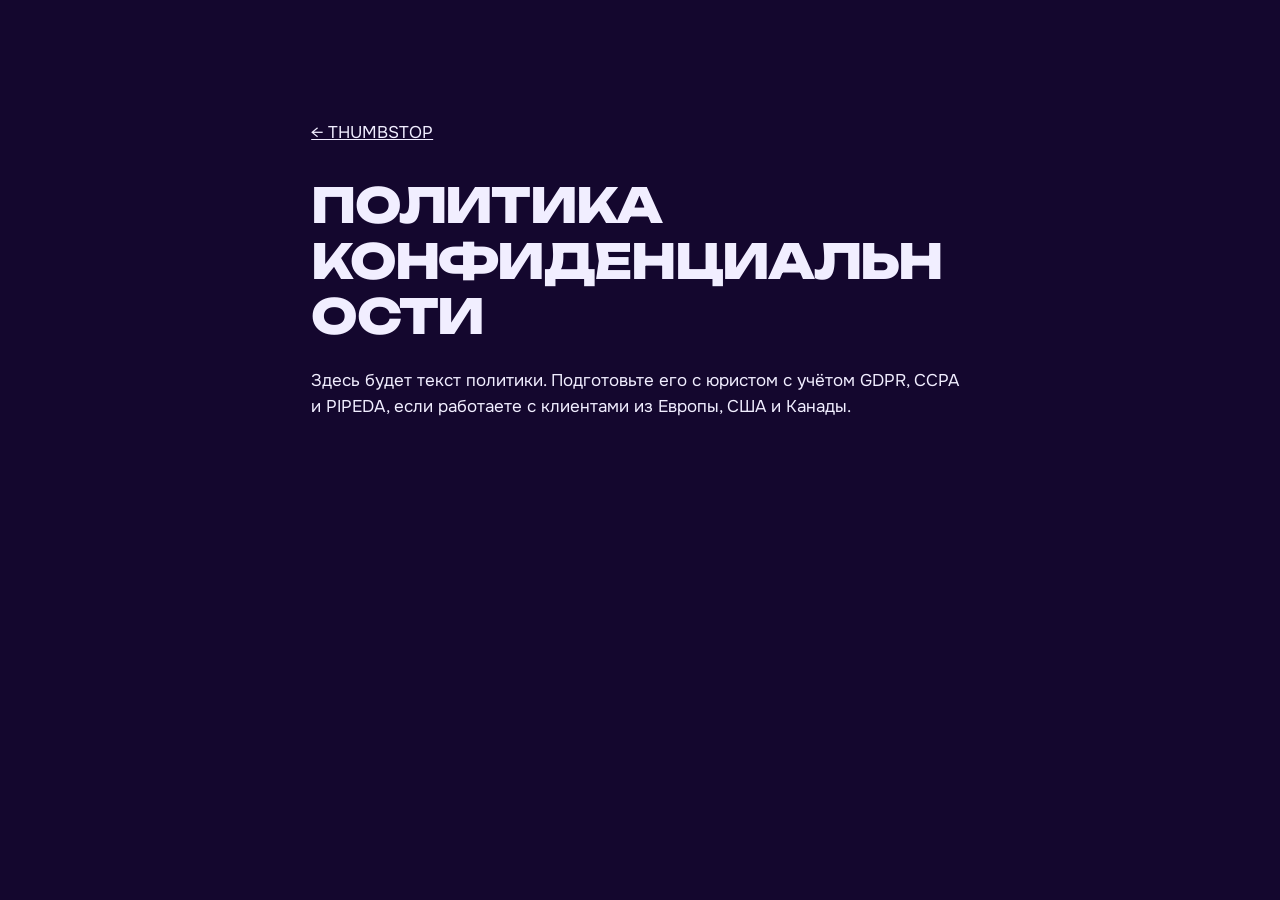
<file: privacy.html>
<!doctype html><html lang="ru"><head><meta charset="utf-8"><meta name="viewport" content="width=device-width,initial-scale=1"><title>Политика конфиденциальности — THUMBSTOP</title><meta name="robots" content="noindex"><link rel="stylesheet" href="css/fonts.css"><link rel="stylesheet" href="css/style.css"><style>h1.h2{font-size:clamp(1.8rem,4vw,3rem);line-height:1.15;overflow-wrap:anywhere}</style></head>
<body><main class="wrap" style="padding-top:120px;padding-bottom:120px;max-width:760px"><a href="index.html">← THUMBSTOP</a><h1 class="h2" style="margin:32px 0 24px">Политика конфиденциальности</h1><p>Здесь будет текст политики. Подготовьте его с юристом с учётом GDPR, CCPA и PIPEDA, если работаете с клиентами из Европы, США и Канады.</p></main></body></html>
</file>
<file: css/fonts.css>
@font-face {
  font-family: 'Onest';
  font-style: normal;
  font-weight: 400;
  font-display: swap;
  src: url(../assets/fonts/gNMZW3F-SZuj7zOT0IfSjTS16cPh9R-Zsg.ttf) format('truetype');
}
@font-face {
  font-family: 'Onest';
  font-style: normal;
  font-weight: 500;
  font-display: swap;
  src: url(../assets/fonts/gNMZW3F-SZuj7zOT0IfSjTS16cPhxx-Zsg.ttf) format('truetype');
}
@font-face {
  font-family: 'Onest';
  font-style: normal;
  font-weight: 600;
  font-display: swap;
  src: url(../assets/fonts/gNMZW3F-SZuj7zOT0IfSjTS16cPhKxiZsg.ttf) format('truetype');
}
@font-face {
  font-family: 'Onest';
  font-style: normal;
  font-weight: 700;
  font-display: swap;
  src: url(../assets/fonts/gNMZW3F-SZuj7zOT0IfSjTS16cPhEhiZsg.ttf) format('truetype');
}
@font-face {
  font-family: 'Unbounded';
  font-style: normal;
  font-weight: 500;
  font-display: swap;
  src: url(../assets/fonts/Yq6F-LOTXCb04q32xlpat-6uR42XTqtG6yrx040.ttf) format('truetype');
}
@font-face {
  font-family: 'Unbounded';
  font-style: normal;
  font-weight: 700;
  font-display: swap;
  src: url(../assets/fonts/Yq6F-LOTXCb04q32xlpat-6uR42XTqtG6__2040.ttf) format('truetype');
}
@font-face {
  font-family: 'Unbounded';
  font-style: normal;
  font-weight: 800;
  font-display: swap;
  src: url(../assets/fonts/Yq6F-LOTXCb04q32xlpat-6uR42XTqtG65j2040.ttf) format('truetype');
}
@font-face {
  font-family: 'Unbounded';
  font-style: normal;
  font-weight: 900;
  font-display: swap;
  src: url(../assets/fonts/Yq6F-LOTXCb04q32xlpat-6uR42XTqtG67H2040.ttf) format('truetype');
}
</file>
<file: css/style.css>
/* ============ THUMBSTOP — tokens ============ */
:root{
  --night:#14072E;      /* глубокий фиолетово-чёрный */
  --night-2:#22104A;
  --paper:#F1EEFF;      /* холодный лиловый белый */
  --violet:#7B2CFF;
  --lime:#C6FF1A;
  --pink:#FF2E93;
  --orange:#FF6B1A;
  --blue:#1F4BFF;
  --ink:#14072E;
  --f-display:"Unbounded","Arial Black",system-ui,sans-serif;
  --f-body:"Onest",system-ui,-apple-system,"Segoe UI",sans-serif;
  --ease:cubic-bezier(.22,1,.36,1);
  --ease-back:cubic-bezier(.34,1.56,.64,1);
  --r-xl:40px; --r-l:28px; --r-m:18px;
  --pad:clamp(20px,4vw,64px);
  color-scheme:dark;
}
*,*::before,*::after{box-sizing:border-box}
html{scroll-behavior:smooth;-webkit-text-size-adjust:100%}
body{margin:0;background:var(--night);color:var(--paper);font:400 1.0625rem/1.55 var(--f-body);-webkit-font-smoothing:antialiased;overflow-x:hidden}
img,video,svg{display:block;max-width:100%}
a{color:inherit}
button{font:inherit;color:inherit;background:none;border:0;padding:0;cursor:pointer}
h1,h2,h3,p,ul,ol{margin:0}
ul,ol{list-style:none;padding:0}
:focus-visible{outline:3px solid var(--lime);outline-offset:3px;border-radius:6px}
.skip{position:fixed;left:16px;top:-60px;z-index:200;background:var(--lime);color:var(--ink);padding:10px 16px;border-radius:12px;font-weight:700;transition:top .2s}
.skip:focus{top:16px}
.wrap{width:100%;max-width:1440px;margin:0 auto;padding:0 var(--pad)}
.h2{font:800 clamp(1.9rem,6.2vw,6.4rem)/.92 var(--f-display);letter-spacing:-.035em;text-transform:uppercase}
.line{display:block}

/* ============ buttons ============ */
.btn{--bg:var(--lime);--fg:var(--ink);position:relative;display:inline-flex;align-items:center;justify-content:center;gap:.6em;padding:1em 1.6em;border-radius:999px;background:var(--bg);color:var(--fg);font:700 1rem/1 var(--f-body);text-decoration:none;white-space:nowrap;overflow:hidden;isolation:isolate;transition:transform .5s var(--ease),box-shadow .4s}
.btn::before{content:"";position:absolute;inset:0;z-index:-1;background:var(--paper);border-radius:inherit;transform:translateY(101%);transition:transform .5s var(--ease)}
.btn:hover::before{transform:none}
.btn--lime:hover{box-shadow:0 10px 40px -8px rgba(198,255,26,.6)}
.btn--ghost{--bg:transparent;--fg:currentColor;box-shadow:inset 0 0 0 2px currentColor}
.btn--ghost::before{background:var(--paper)}
.btn--ghost:hover{color:var(--ink)}
.btn--night{--bg:var(--night);--fg:var(--paper)}
.btn--night::before{background:var(--violet)}
.btn--sm{padding:.75em 1.2em;font-size:.9rem}
.btn--lg{padding:1.15em 1.9em;font-size:1.05rem}
.magnetic{will-change:transform}

/* ============ cursor (desktop only) ============ */
.cursor{display:none}
@media (hover:hover) and (pointer:fine){
  html.has-cursor, html.has-cursor *{cursor:none!important}
  html.has-cursor input,html.has-cursor textarea{cursor:text!important}
  .cursor{display:block;position:fixed;inset:0;pointer-events:none;z-index:300}
  .cursor__dot,.cursor__ring{position:fixed;left:0;top:0;border-radius:50%;transform:translate3d(-100px,-100px,0)}
  .cursor__dot{width:8px;height:8px;margin:-4px 0 0 -4px;background:var(--lime);mix-blend-mode:difference}
  .cursor__ring{width:44px;height:44px;margin:-22px 0 0 -22px;display:grid;place-items:center}
  .cursor__ring::before{content:"";position:absolute;inset:0;border-radius:50%;border:1.5px solid rgba(241,238,255,.7);transition:transform .45s var(--ease),background .3s,border-color .3s;mix-blend-mode:difference}
  .cursor__label{position:relative;font:800 .7rem/1 var(--f-display);color:var(--ink);text-transform:uppercase;opacity:0;transform:scale(.5);transition:.35s var(--ease)}
  .cursor.is-hover .cursor__ring::before{transform:scale(1.6);background:rgba(241,238,255,.15)}
  .cursor.is-label .cursor__ring::before{transform:scale(2.4);background:var(--lime);border-color:var(--lime);mix-blend-mode:normal}
  .cursor.is-label .cursor__label{opacity:1;transform:none}
  .cursor.is-label .cursor__dot{opacity:0}
}

/* ============ nav ============ */
.nav{position:fixed;z-index:100;top:14px;left:50%;width:min(1400px,calc(100% - 28px));transform:translateX(-50%);display:flex;align-items:center;justify-content:space-between;gap:20px;padding:10px 10px 10px 20px;border-radius:999px;transition:background .4s,transform .5s var(--ease),backdrop-filter .4s}
.nav.is-solid{background:rgba(20,7,46,.72);backdrop-filter:blur(16px) saturate(1.4);-webkit-backdrop-filter:blur(16px) saturate(1.4);box-shadow:inset 0 0 0 1px rgba(241,238,255,.08)}
.nav.is-hidden{transform:translate(-50%,-140%)}
.nav__logo{display:flex;align-items:center;gap:10px;font:800 1.05rem/1 var(--f-display);letter-spacing:-.02em;text-decoration:none}
.logo-mark{width:30px;height:30px;display:grid;place-items:center;border-radius:50%;background:var(--lime);color:var(--ink)}
.logo-mark svg{width:16px;height:16px;fill:currentColor;animation:spin 6s linear infinite}
.nav__links{display:flex;gap:6px}
.nav__links a{padding:10px 16px;border-radius:999px;text-decoration:none;font-weight:500;transition:background .3s}
.nav__links a:hover{background:rgba(241,238,255,.1)}
.nav__right{display:flex;align-items:center;gap:10px}
.lang{width:44px;height:44px;border-radius:50%;font-weight:700;font-size:.8rem;box-shadow:inset 0 0 0 1.5px rgba(241,238,255,.3);transition:background .3s}
.lang:hover{background:rgba(241,238,255,.1)}
.burger{display:none;width:48px;height:48px;border-radius:50%;background:var(--paper);position:relative}
.burger span{position:absolute;left:14px;right:14px;height:2.5px;background:var(--ink);border-radius:2px;transition:transform .5s var(--ease)}
.burger span:first-child{top:19px}.burger span:last-child{top:27px}
.burger[aria-expanded="true"] span:first-child{transform:translateY(4px) rotate(45deg)}
.burger[aria-expanded="true"] span:last-child{transform:translateY(-4px) rotate(-45deg)}

.menu{position:fixed;inset:0;z-index:90;background:var(--violet);display:flex;flex-direction:column;justify-content:center;padding:100px var(--pad) 40px;clip-path:circle(0 at calc(100% - 50px) 38px);transition:clip-path .8s var(--ease),visibility 0s .8s;visibility:hidden}
.menu.is-open{clip-path:circle(150% at calc(100% - 50px) 38px);visibility:visible;transition:clip-path .8s var(--ease)}
.menu nav{display:flex;flex-direction:column;gap:4px}
.menu nav a{font:800 clamp(2.4rem,11vw,4.5rem)/1.05 var(--f-display);text-decoration:none;text-transform:uppercase;letter-spacing:-.03em;transform:translateY(60px);opacity:0;transition:transform .7s var(--ease),opacity .5s}
.menu.is-open nav a{transform:none;opacity:1}
.menu.is-open nav a:nth-child(2){transition-delay:.06s}.menu.is-open nav a:nth-child(3){transition-delay:.12s}
.menu.is-open nav a:nth-child(4){transition-delay:.18s}.menu.is-open nav a:nth-child(5){transition-delay:.24s;color:var(--lime)}
.menu__mail{margin-top:auto;font-weight:600}
.menu__lang{display:none;align-self:flex-start;margin-top:28px;padding:.7em 1.2em;border-radius:999px;box-shadow:inset 0 0 0 2px var(--paper);font-weight:700}

@keyframes spin{to{transform:rotate(360deg)}}
@keyframes bob{0%,100%{transform:translateY(0) rotate(var(--r,0deg))}50%{transform:translateY(-14px) rotate(calc(var(--r,0deg) + 4deg))}}
/* ============ Campaign image containers ============ */
.clip{--c1:#7B2CFF;--c2:#FF2E93;--c3:#C6FF1A;position:relative;width:100%;height:100%;overflow:hidden;border-radius:inherit;isolation:isolate;
  background:radial-gradient(120% 90% at 30% 10%,color-mix(in srgb,var(--c1) 85%,white) 0%,var(--c1) 35%,color-mix(in srgb,var(--c1) 40%,#000) 100%)}
.clip[data-theme="pink"]{--c1:#FF2E93;--c2:#7B2CFF;--c3:#FFD0E8}
.clip[data-theme="orange"]{--c1:#FF6B1A;--c2:#FF2E93;--c3:#FFE15A}
.clip[data-theme="lime"]{--c1:#B4F000;--c2:#1F4BFF;--c3:#F1EEFF}
.clip[data-theme="blue"]{--c1:#1F4BFF;--c2:#C6FF1A;--c3:#9FD7FF}
.clip video{position:absolute;inset:0;width:100%;height:100%;object-fit:cover;z-index:5}
.clip:not(.is-live) *{animation-play-state:paused!important}
.clip i,.clip b{position:absolute;display:block}
.clip::after{content:"";position:absolute;inset:0;z-index:4;pointer-events:none;opacity:.22;mix-blend-mode:overlay;
  background:repeating-linear-gradient(0deg,rgba(255,255,255,.25) 0 1px,transparent 1px 3px)}

/* ============ HERO ============ */
.hero{position:relative;min-height:100svh;overflow:hidden;background:var(--night)}
.hero__bg{position:absolute;inset:0}
.hero__video{position:absolute;inset:0;width:100%;height:100%;object-fit:cover;display:none}
.hero__video.is-on{display:block}
.hero__video.is-on + .feed{display:none}
.feed{position:absolute;top:-30%;right:-12%;width:78%;height:160%;display:flex;gap:14px;transform:rotate(-9deg);transition:opacity 1.4s var(--ease) .1s,scale 2s var(--ease) .1s}
.js .feed{opacity:0;scale:1.15}
.js.is-loaded .feed{opacity:1;scale:1}
.feed__col{flex:1;display:flex;flex-direction:column;gap:14px;padding-bottom:14px;animation:feedUp var(--d,40s) linear infinite}
.feed__col:nth-child(even){animation-direction:reverse}
.feed .clip{flex:none;height:auto;aspect-ratio:9/16;border-radius:22px;box-shadow:none}
.feed.is-frozen .feed__col{animation-play-state:paused}
.feed.is-frozen .clip{filter:saturate(.6) brightness(.8);transition:filter .4s}
.feed.is-frozen .clip:hover{filter:none;scale:1.03;transition:scale .5s var(--ease),filter .3s}
.hero__shade{position:absolute;inset:0;pointer-events:none;background:
  linear-gradient(90deg,var(--night) 0%,rgba(20,7,46,.92) 28%,rgba(20,7,46,.25) 62%,rgba(20,7,46,0) 80%),
  linear-gradient(0deg,var(--night) 0%,rgba(20,7,46,0) 40%)}
@keyframes feedUp{to{transform:translateY(-50%)}}

.hero__inner{position:relative;z-index:3;min-height:100svh;display:flex;flex-direction:column;justify-content:flex-end;padding:130px var(--pad) clamp(28px,5vh,56px);max-width:1600px;margin:0 auto;pointer-events:none}
.hero__inner>*{pointer-events:auto}
.hero__title{font:900 clamp(2.9rem,8.4vw,9.8rem)/.86 var(--f-display);letter-spacing:-.05em;text-transform:uppercase}
.hero__foot{display:flex;flex-wrap:wrap;align-items:flex-end;justify-content:space-between;gap:28px 48px;margin-top:clamp(24px,4vh,44px);padding-right:190px}
.hero__lead{max-width:34ch;font-size:clamp(1rem,1.3vw,1.2rem);color:rgba(241,238,255,.82)}
.hero__ctas{display:flex;flex-wrap:wrap;gap:12px}
.hero__lead,.hero__ctas{transition:opacity .9s var(--ease),translate 1.1s var(--ease)}
.js .hero__lead,.js .hero__ctas{opacity:0;translate:0 30px}
.js.is-loaded .hero__lead{opacity:1;translate:0;transition-delay:.75s}
.js.is-loaded .hero__ctas{opacity:1;translate:0;transition-delay:.9s}

.reel-btn{position:absolute;right:var(--pad);bottom:clamp(28px,5vh,56px);width:160px;height:160px;display:grid;place-items:center;border-radius:50%;transition:scale 1s var(--ease-back) 1.1s}
.js .reel-btn{scale:0}
.js.is-loaded .reel-btn{scale:1}
.reel-btn__ring{position:absolute;inset:0;width:100%;height:100%;fill:var(--paper);font:700 15px var(--f-display);animation:spin 14s linear infinite}
.reel-btn__core{width:72px;height:72px;border-radius:50%;background:var(--pink);display:grid;place-items:center;transition:scale .5s var(--ease-back),background .3s;box-shadow:0 0 0 0 rgba(255,46,147,.5);animation:ping 2.4s var(--ease) infinite}
.reel-btn__core svg{width:26px;height:26px;fill:var(--paper);margin-left:3px}
.reel-btn:hover .reel-btn__core{scale:1.18;background:var(--lime)}
.reel-btn:hover .reel-btn__core svg{fill:var(--ink)}
@keyframes ping{70%,100%{box-shadow:0 0 0 26px rgba(255,46,147,0)}}

/* стикеры и глянцевые объекты */
.sticker{position:absolute;z-index:2;padding:.55em 1em;border-radius:999px;font:800 .95rem/1 var(--f-display);letter-spacing:-.01em;animation:bob 6s ease-in-out infinite;display:flex;align-items:center;gap:.45em;transition:opacity .8s 1.2s}
.js .sticker{opacity:0}
.js.is-loaded .sticker{opacity:1}
.sticker--a{top:22%;right:34%;background:var(--lime);color:var(--ink);--r:-8deg}
.sticker--b{top:15%;right:9%;background:var(--paper);color:var(--ink);--r:6deg;animation-delay:-2s}
.sticker--c{top:50%;right:44%;background:var(--orange);color:var(--ink);--r:-4deg;animation-delay:-4s;border-radius:14px}
.sticker--d{top:62%;right:14%;background:var(--blue);color:var(--paper);--r:9deg;animation-delay:-1s}
.rec{width:.6em;height:.6em;border-radius:50%;background:#FF2E2E;animation:blink 1.1s steps(2) infinite}
@keyframes blink{50%{opacity:0}}
.gloss{position:absolute;z-index:2;border-radius:50%;pointer-events:none;animation:bob 8s ease-in-out infinite;
  background:radial-gradient(circle at 30% 26%,#fff 0 7%,#E7D9FF 14%,var(--violet) 45%,#2A0A66 85%);box-shadow:inset -10px -16px 30px rgba(0,0,0,.4),0 30px 50px -10px rgba(123,44,255,.5)}
.gloss--1{width:110px;height:110px;top:30%;right:52%;animation-delay:-3s}
.gloss--2{width:54px;height:54px;top:74%;right:36%;background:radial-gradient(circle at 30% 26%,#fff 0 8%,#FFD0E8 16%,var(--pink) 50%,#6B0035 90%)}
.spin-star{fill:var(--lime);animation:spin 10s linear infinite}
.spin-star--hero{position:absolute;z-index:2;width:56px;height:56px;top:36%;right:6%}

/* ============ MARQUEE ============ */
.tapes{position:relative;height:clamp(200px,24vw,340px);overflow:hidden;background:var(--night);margin-top:-1px}
.tape{position:absolute;left:-6%;right:-6%;top:50%;padding:clamp(12px,1.4vw,20px) 0;overflow:hidden}
.tape--lime{background:var(--lime);color:var(--ink);transform:translateY(-50%) rotate(-4deg);z-index:2}
.tape--pink{background:var(--pink);color:var(--paper);transform:translateY(-50%) rotate(3.5deg)}
.tape__track{display:flex;align-items:center;gap:clamp(18px,2vw,32px);width:max-content;animation:marquee var(--t,38s) linear infinite}
.tape__track--rev{animation-direction:reverse}
.tape span{font:800 clamp(1.6rem,4.2vw,3.8rem)/1 var(--f-display);letter-spacing:-.03em;white-space:nowrap}
.tape svg{width:clamp(26px,3vw,46px);height:clamp(26px,3vw,46px);fill:currentColor;animation:spin 5s linear infinite;flex:none}
.tape--pink svg{fill:var(--lime)}
@keyframes marquee{to{transform:translateX(-50%)}}

/* ============ REVEALS (разные для разных секций) ============ */
.w{display:inline-block;overflow:hidden;vertical-align:top;padding:0 .02em .08em;margin-bottom:-.08em}
.w>span{display:inline-block;transform:translateY(110%) rotate(7deg);transform-origin:0 100%;transition:transform 1.1s var(--ease) calc(var(--i,0) * 70ms)}
.is-in .w>span{transform:none}
.wc{display:inline-block;white-space:nowrap}
[data-parallax]{position:absolute;inset:-7% 0;height:auto;width:auto}
.c{display:inline-block;opacity:0;transform:translateY(.4em) rotateX(-80deg);transform-origin:50% 100%;transition:transform .9s var(--ease) calc(var(--i,0) * 18ms),opacity .5s calc(var(--i,0) * 18ms)}
.is-in .c{opacity:1;transform:none}
.js .reveal[data-reveal="up"]{opacity:0;translate:0 40px;transition:opacity .9s var(--ease),translate 1.1s var(--ease)}
.js .reveal[data-reveal="rise"]{opacity:0;translate:0 140px;rotate:5deg;transition:opacity .8s var(--ease) var(--d,0s),translate 1.3s var(--ease) var(--d,0s),rotate 1.3s var(--ease) var(--d,0s),transform .5s var(--ease)}
.js .reveal[data-reveal="frame"]{opacity:0;translate:0 24px;clip-path:none;transition:opacity .8s var(--ease),translate 1s var(--ease)}
.js .reveal[data-reveal="frame"] .clip{scale:1}
.js .reveal.is-in{opacity:1;translate:0;rotate:0deg}
.js .reveal[data-reveal="frame"].is-in{opacity:1;translate:0;clip-path:none}
.js .reveal[data-reveal="frame"].is-in .clip{scale:1}
/* ============ STOP (светлая) ============ */
.stop{position:relative;z-index:2;background:var(--paper);color:var(--ink);border-radius:var(--r-xl) var(--r-xl) 0 0;margin-top:-40px;padding:clamp(80px,11vw,160px) 0 clamp(80px,10vw,150px)}
.stop__title{max-width:16ch}
.stop__text{max-width:44ch;margin:clamp(24px,3vw,40px) 0 0 auto;font-size:clamp(1.05rem,1.5vw,1.35rem);line-height:1.5}
.stop__cards{display:grid;grid-template-columns:repeat(3,1fr);gap:clamp(14px,2vw,28px);margin-top:clamp(56px,7vw,100px);perspective:1200px}
.scard{--rx:0deg;--ry:0deg;position:relative;min-height:440px;padding:28px;border-radius:var(--r-l);display:flex;flex-direction:column;transform:rotateX(var(--rx)) rotateY(var(--ry));transform-style:preserve-3d;transition:transform .5s var(--ease),box-shadow .5s}
.scard:nth-child(2){margin-top:70px;--d:.12s}.scard:nth-child(3){margin-top:140px;--d:.24s}
.scard--violet{background:var(--violet);color:var(--paper)}
.scard--orange{background:var(--orange);color:var(--ink)}
.scard--blue{background:var(--blue);color:var(--paper)}
.scard:hover{box-shadow:none}
.scard__vis{flex:1;display:grid;place-items:center;position:relative;transform:translateZ(40px)}
.scard__title{font:800 clamp(1.4rem,2vw,1.9rem)/1.05 var(--f-display);letter-spacing:-.03em;transform:translateZ(30px)}
.scard__body{display:grid;grid-template-rows:0fr;transition:grid-template-rows .6s var(--ease)}
.scard__body p{overflow:hidden;opacity:0;transition:opacity .4s;font-size:1.05rem;padding-top:0}
.scard:hover .scard__body,.scard:focus-within .scard__body{grid-template-rows:1fr}
.scard:hover .scard__body p,.scard:focus-within .scard__body p{opacity:1;padding-top:12px}
@media (hover:none){.scard__body{grid-template-rows:1fr}.scard__body p{opacity:1;padding-top:12px}}
.timer{width:150px;height:150px;transform:rotate(-90deg)}
.timer circle{fill:none;stroke:rgba(241,238,255,.25);stroke-width:10}
.timer .timer__run{stroke:var(--lime);stroke-linecap:round;stroke-dasharray:314;stroke-dashoffset:314;animation:timer 3s linear infinite}
.timer__n{position:absolute;font:800 2rem/1 var(--f-display)}
@keyframes timer{to{stroke-dashoffset:0}}
.minifeed{display:flex;flex-direction:column;gap:8px;width:62%}
.minifeed i{height:34px;border-radius:10px;background:rgba(20,7,46,.22)}
.minifeed .hot{height:70px;background:var(--night);box-shadow:inset 0 0 0 3px var(--lime);animation:hot 2.2s var(--ease) infinite}
@keyframes hot{0%,100%{transform:scale(1)}50%{transform:scale(1.1) rotate(-3deg)}}
.stack{position:relative;width:96px;height:160px}
.stack i{position:absolute;inset:0;border-radius:16px;background:linear-gradient(160deg,var(--lime),var(--pink));box-shadow:0 10px 30px rgba(0,0,0,.25);transition:transform .7s var(--ease)}
.stack i:nth-child(2){background:linear-gradient(160deg,var(--pink),var(--orange))}
.stack i:nth-child(3){background:linear-gradient(160deg,var(--paper),var(--violet))}
.stack i:nth-child(4){background:linear-gradient(160deg,var(--orange),var(--lime))}
.scard:hover .stack i:nth-child(1){transform:translateX(-90px) rotate(-16deg)}
.scard:hover .stack i:nth-child(2){transform:translateX(-30px) rotate(-5deg)}
.scard:hover .stack i:nth-child(3){transform:translateX(30px) rotate(5deg)}
.scard:hover .stack i:nth-child(4){transform:translateX(90px) rotate(16deg)}

/* ============ SHOWREEL (тёмная) ============ */
.reel{background:var(--night);padding:clamp(90px,11vw,170px) 0}
.reel__head{display:flex;flex-wrap:wrap;align-items:flex-end;justify-content:space-between;gap:28px}
.chips{display:flex;flex-wrap:wrap;gap:8px;max-width:560px;justify-content:flex-end}
.chip{padding:.6em 1.05em;border-radius:999px;font-weight:600;font-size:.92rem;box-shadow:inset 0 0 0 1.5px rgba(241,238,255,.28);transition:background .3s,color .3s,box-shadow .3s}
.chip:hover{box-shadow:inset 0 0 0 1.5px var(--lime)}
.chip.is-on{background:var(--lime);color:var(--ink);box-shadow:none}
.reel__note{margin-top:18px;font-size:.88rem;color:rgba(241,238,255,.5)}
.works{display:grid;grid-template-columns:repeat(12,1fr);grid-auto-rows:clamp(80px,8vw,124px);grid-auto-flow:dense;gap:clamp(12px,1.6vw,22px);margin-top:clamp(36px,4vw,60px)}
.work{position:relative;transition:opacity .5s,scale .6s var(--ease)}
.work.is-out{display:none}
.work__btn{display:flex;flex-direction:column;width:100%;height:100%;text-align:left}
.work__frame{flex:1;min-height:0;border-radius:var(--r-l);overflow:hidden;position:relative}
.work__frame .clip{transition:scale 1.6s var(--ease),filter .5s}
.work__btn:hover .work__frame .clip,.work__btn:focus-visible .work__frame .clip{scale:1!important;filter:none}
.work__meta{display:flex;justify-content:space-between;align-items:baseline;gap:12px;padding:12px 4px 0}
.work__name{font:700 clamp(.95rem,1.15vw,1.15rem)/1.15 var(--f-display);letter-spacing:-.02em;transition:color .3s}
.work__cat{order:2;font-size:.82rem;color:rgba(241,238,255,.55);white-space:nowrap}
.work__btn:hover .work__name{color:var(--lime)}
.w1{grid-column:1/span 4;grid-row:span 6}
.w2{grid-column:5/span 8;grid-row:span 4}
.w3{grid-column:5/span 3;grid-row:span 4}
.w4{grid-column:8/span 5;grid-row:span 4}
.w5{grid-column:1/span 7;grid-row:span 4}
.w6{grid-column:8/span 5;grid-row:span 6}
.w7{grid-column:1/span 3;grid-row:span 4}
.w8{grid-column:4/span 4;grid-row:span 4}
.works.is-filtered .work{grid-column:auto/span 4!important;grid-row:span 4!important}

/* ============ SERVICES (светлая, горизонтальный аккордеон) ============ */
.services{background:var(--paper);color:var(--ink);padding:clamp(90px,11vw,170px) 0;border-radius:var(--r-xl) var(--r-xl) 0 0}
.services__title{max-width:18ch}
.acc{display:flex;gap:12px;height:clamp(520px,44vw,640px);margin-top:clamp(40px,5vw,72px)}
.pane{position:relative;flex:1 1 0;min-width:0;border-radius:var(--r-l);overflow:hidden;transition:flex-grow .8s var(--ease)}
.pane.is-open{flex-grow:5.5}
.pane--pink{background:var(--pink);color:var(--paper)}
.pane--orange{background:var(--orange);color:var(--ink)}
.pane--violet{background:var(--violet);color:var(--paper)}
.pane--blue{background:var(--blue);color:var(--paper)}
.pane--lime{background:var(--lime);color:var(--ink)}
.pane__tab{position:absolute;inset:0;display:flex;flex-direction:column;align-items:center;justify-content:space-between;padding:26px 0;transition:opacity .3s}
.pane.is-open .pane__tab{opacity:0;pointer-events:none}
.pane__n{font:800 1.5rem/1 var(--f-display)}
.pane__name{writing-mode:vertical-rl;transform:rotate(180deg);font:800 1.3rem/1 var(--f-display);letter-spacing:-.02em;white-space:nowrap}
.pane__body{position:absolute;inset:0;width:max(600px,100%);display:grid;grid-template-columns:1fr 1fr;gap:28px;padding:28px;opacity:0;visibility:hidden;transition:opacity .4s,visibility 0s .4s}
.pane.is-open .pane__body{opacity:1;visibility:visible;transition:opacity .6s .35s}
.pane__vis{border-radius:20px;overflow:hidden;position:relative;background:rgba(20,7,46,.18)}
.pane__copy{display:flex;flex-direction:column;justify-content:flex-end;gap:18px;padding:8px 0}
.pane__copy h3{font:900 clamp(1.8rem,3.2vw,3.2rem)/.95 var(--f-display);letter-spacing:-.04em}
.pane__copy p{font-size:1.1rem;max-width:30ch}
.pane__copy .btn{align-self:flex-start}
.vis-phones{display:flex;align-items:center;justify-content:center}
.vis-phones i{position:absolute;width:44%;aspect-ratio:9/16;border-radius:22px;box-shadow:0 20px 40px rgba(0,0,0,.3);animation:swipe 4.5s var(--ease) infinite}
.vis-phones i:nth-child(1){background:linear-gradient(160deg,var(--lime),var(--blue));animation-delay:0s}
.vis-phones i:nth-child(2){background:linear-gradient(160deg,var(--orange),var(--violet));animation-delay:-1.5s}
.vis-phones i:nth-child(3){background:linear-gradient(160deg,var(--paper),var(--pink) 60%,var(--night));animation-delay:-3s}
@keyframes swipe{0%{transform:translateY(80%) scale(.85);opacity:0}15%,33%{transform:none;opacity:1;z-index:2}50%,100%{transform:translateY(-90%) scale(.85) rotate(-6deg);opacity:0}}
.vis-photo .photo{position:absolute;width:52%;aspect-ratio:4/5;border-radius:16px;overflow:hidden;box-shadow:0 20px 40px rgba(0,0,0,.25)}
.vis-photo .photo:first-child{left:8%;top:12%;rotate:-7deg;background:var(--paper);padding:10px 10px 34px}
.vis-photo .photo:first-child i{display:block;height:100%;border-radius:8px;background:linear-gradient(160deg,#cfc6ea,#8a7bb8)}
.vis-photo .photo--live{right:8%;bottom:10%;rotate:5deg;box-shadow:0 0 0 4px var(--night),0 30px 50px rgba(0,0,0,.35)}
/* ============ RESULTS (розовая, спецификация) ============ */
.results{background:var(--pink);color:var(--ink);padding:clamp(90px,11vw,170px) 0}
.results__title{max-width:15ch}
.spec{margin-top:clamp(48px,6vw,90px);border-bottom:3px solid var(--ink)}
.spec__row{display:grid;grid-template-columns:1.1fr 1fr;gap:clamp(24px,4vw,64px);align-items:center;padding:clamp(26px,3vw,40px) 0;border-top:3px solid var(--ink)}
.spec__copy h3{font:800 clamp(1.35rem,2.4vw,2.3rem)/1.02 var(--f-display);letter-spacing:-.03em;max-width:20ch}
.spec__copy p{margin-top:12px;max-width:46ch;font-size:1.05rem}
.dia{position:relative;min-height:120px;display:flex;align-items:center;gap:16px;flex-wrap:wrap}
.dia__cap{font-weight:600;font-size:.95rem}
.js .reveal[data-reveal="wipe"] .spec__copy{opacity:0;translate:-40px 0;transition:opacity .8s,translate 1s var(--ease)}
.js .reveal[data-reveal="wipe"].is-in .spec__copy{opacity:1;translate:0}
.hook{position:relative;flex:1 1 100%;height:56px;border-radius:999px;background:rgba(20,7,46,.14);overflow:hidden}
.hook__fill{position:absolute;inset:0 auto 0 0;width:0;background:var(--night);border-radius:inherit;transition:width 2s var(--ease) .3s}
.hook__mark{position:absolute;left:0;top:0;bottom:0;width:22%;background:repeating-linear-gradient(45deg,var(--lime) 0 10px,#d9ff6a 10px 20px);border-radius:999px 0 0 999px;z-index:2;scale:0 1;transform-origin:left;transition:scale .8s var(--ease-back) .2s}
.is-in .hook__fill{width:100%}.is-in .hook__mark{scale:1}
.cal{display:grid;grid-template-columns:repeat(7,1fr);gap:6px;width:100%;max-width:420px}
.cal i{position:static;aspect-ratio:1;border-radius:8px;background:rgba(20,7,46,.14);transition:background .3s,scale .4s var(--ease-back)}
.cal i.on{background:var(--night);scale:1}
.cal i.on:nth-child(3n){background:var(--lime)}
.ab{display:flex;gap:14px;width:100%;max-width:420px}
.ab span{flex:1;height:120px;border-radius:16px;background:var(--night);color:var(--paper);display:flex;align-items:flex-end;padding:12px;font:800 1.6rem/1 var(--f-display);transform-origin:bottom;scale:1 .25;transition:scale 1s var(--ease-back)}
.ab span:nth-child(2){background:var(--violet);transition-delay:.12s}.ab span:nth-child(3){background:var(--lime);color:var(--ink);transition-delay:.24s}
.is-in .ab span{scale:1}
.cross{display:flex;flex-wrap:wrap;gap:10px}
.cross li{position:relative;padding:.55em 1em;border-radius:999px;box-shadow:inset 0 0 0 2.5px var(--ink);font:700 1.05rem/1 var(--f-display)}
.cross li::after{content:"";position:absolute;left:8%;right:8%;top:50%;height:3px;background:var(--ink);scale:0 1;transform-origin:left;transition:scale .5s var(--ease) calc(.4s + var(--i,0) * .15s)}
.is-in .cross li::after{scale:1}
.fmt{position:relative;width:150px;height:120px}
.fmt i{position:absolute;left:50%;top:50%;border:3px solid var(--ink);border-radius:8px;translate:-50% -50%;scale:.2;transition:scale .9s var(--ease-back)}
.f916{width:56px;height:100px}.f45{width:80px;height:100px;transition-delay:.12s!important}.f11{width:100px;height:100px;transition-delay:.24s!important}.f169{width:146px;height:82px;background:rgba(198,255,26,.6);transition-delay:.36s!important}
.is-in .fmt i{scale:1}
.count{display:flex;align-items:center;gap:8px;font:900 3rem/1 var(--f-display)}
.count svg{width:34px;height:34px}

/* ============ PROCESS (синяя, горизонтальный скролл) ============ */
.process{background:var(--blue);color:var(--paper);position:relative}
.process.is-pinned{height:var(--h,400vh)}
.process__pin{padding:clamp(70px,8vw,110px) 0}
.process.is-pinned .process__pin{position:sticky;top:0;height:100vh;overflow:hidden;display:flex;flex-direction:column;justify-content:center;padding:0}
.process__top{display:flex;align-items:flex-end;justify-content:space-between;gap:24px}
.process__bar{flex:0 1 360px;height:6px;border-radius:6px;background:rgba(241,238,255,.25);overflow:hidden}
.process__bar i{display:block;height:100%;width:100%;background:var(--lime);transform-origin:left;scale:var(--p,0) 1}
.process__track{display:flex;gap:clamp(16px,2vw,28px);padding:clamp(30px,4vw,56px) var(--pad) 0;width:max-content;will-change:transform}
.step{position:relative;width:clamp(300px,34vw,500px);flex:none;padding:28px;border-radius:var(--r-l);background:rgba(241,238,255,.08);box-shadow:inset 0 0 0 1.5px rgba(241,238,255,.18);display:flex;flex-direction:column;gap:12px}
.step:nth-child(even){translate:0 40px}
.step__n{font:900 clamp(3rem,6vw,5.5rem)/.8 var(--f-display);color:var(--lime);letter-spacing:-.05em}
.step__vis{height:clamp(160px,18vw,230px);border-radius:20px;background:var(--night);position:relative;overflow:hidden;margin:8px 0}
.step h3{font:800 clamp(1.3rem,2vw,1.8rem)/1.05 var(--f-display);letter-spacing:-.03em}
.step p{color:rgba(241,238,255,.8);max-width:36ch}
.vis-chat{display:flex;align-items:center;padding:22px}
.bubble{background:var(--paper);color:var(--ink);padding:14px 18px;border-radius:20px 20px 20px 4px;font-weight:600;max-width:90%}
.caret{display:inline-block;width:2px;height:1em;background:var(--violet);vertical-align:-2px;margin-left:2px;animation:blink 1s steps(2) infinite}
.vis-board{display:grid;grid-template-columns:repeat(3,1fr);gap:8px;padding:16px}
.vis-board i{border-radius:10px;animation:snap 4s var(--ease) infinite}
.vis-board i:nth-child(1){background:var(--pink)}.vis-board i:nth-child(2){background:var(--lime);animation-delay:.15s}.vis-board i:nth-child(3){background:var(--orange);animation-delay:.3s}
.vis-board i:nth-child(4){background:var(--violet);animation-delay:.45s}.vis-board i:nth-child(5){background:var(--paper);animation-delay:.6s}.vis-board i:nth-child(6){background:var(--blue);animation-delay:.75s}
@keyframes snap{0%,10%{transform:translate(var(--x,20px),-30px) rotate(12deg);opacity:0}30%,85%{transform:none;opacity:1}100%{opacity:0}}
.vis-timeline{padding:20px;display:flex;flex-direction:column;gap:10px;justify-content:center}
.tl{height:30px;display:flex;gap:6px}
.tl i{flex:1;border-radius:8px;background:var(--violet)}
.tl:nth-child(2) i{background:var(--pink)}
.tl i:nth-child(2){flex:2}.tl:nth-child(1) i:nth-child(3){background:var(--orange)}
.tl--audio{background:repeating-linear-gradient(90deg,var(--lime) 0 3px,transparent 3px 7px);border-radius:8px;mask:linear-gradient(0deg,#000 20%,transparent 50%,#000 80%)}
.playhead{position:absolute;top:12px;bottom:12px;left:20px;width:3px;background:var(--paper);border-radius:3px;animation:play 3.5s linear infinite}
@keyframes play{to{left:calc(100% - 23px)}}
.vis-done{padding:16px;display:flex;flex-direction:column;justify-content:center;gap:10px}
.file{display:flex;align-items:center;justify-content:space-between;padding:12px 14px;border-radius:12px;background:rgba(241,238,255,.08);font-size:.9rem}
.file i{width:22px;height:22px;border-radius:50%;background:var(--lime);mask:url("data:image/svg+xml,%3Csvg xmlns='http://www.w3.org/2000/svg' viewBox='0 0 24 24'%3E%3Cpath d='M12 0a12 12 0 1 0 0 24 12 12 0 0 0 0-24zm-1.5 17-5-5 1.8-1.8 3.2 3.2 6.7-6.7L19 8.5z'/%3E%3C/svg%3E")}
/* ============ TRUST (светлая) ============ */
.trust{background:var(--paper);color:var(--ink);padding:clamp(90px,11vw,170px) 0}
.trust__grid{display:grid;grid-template-columns:1fr 1.15fr;gap:clamp(32px,6vw,100px);align-items:start}
.trust__title{position:sticky;top:120px}
.checks{display:flex;flex-direction:column}
.checks li{display:flex;gap:20px;padding:24px 0;border-top:2px solid rgba(20,7,46,.14)}
.checks h3{font:800 clamp(1.15rem,1.6vw,1.45rem)/1.1 var(--f-display);letter-spacing:-.02em}
.checks p{margin-top:6px;color:rgba(20,7,46,.72);max-width:42ch}
.tick{flex:none;width:44px;height:44px;border-radius:50%;background:var(--violet);color:var(--lime);display:grid;place-items:center}
.tick svg{width:22px;height:22px;stroke-dasharray:30;stroke-dashoffset:0}
.js .reveal[data-reveal="check"] .tick{scale:0;transition:scale .6s var(--ease-back)}
.js .reveal[data-reveal="check"] .tick svg path{stroke-dasharray:30;stroke-dashoffset:30;transition:stroke-dashoffset .6s var(--ease) .35s}
.js .reveal[data-reveal="check"].is-in .tick{scale:1}
.js .reveal[data-reveal="check"].is-in .tick svg path{stroke-dashoffset:0}
.quotes__title{margin-top:clamp(70px,8vw,120px);font:800 clamp(1.4rem,2.4vw,2.2rem)/1 var(--f-display);letter-spacing:-.03em}
.quotes{display:grid;grid-template-columns:repeat(3,1fr);gap:16px;margin-top:24px}
.quote{padding:26px;border-radius:var(--r-l);display:flex;flex-direction:column;gap:18px;min-height:240px}
.quote--empty{border:2px dashed rgba(20,7,46,.3);color:rgba(20,7,46,.55)}
.quote__tag{align-self:flex-start;padding:.4em .8em;border-radius:999px;background:rgba(123,44,255,.12);color:var(--violet);font-weight:700;font-size:.82rem}
.quote p{flex:1;font-size:1.05rem}
.quote__who{display:flex;align-items:center;gap:10px;font-weight:600}
.quote__who i{width:36px;height:36px;border-radius:50%;background:rgba(20,7,46,.12)}

/* ============ PRICING (тёмная) ============ */
.pricing{background:var(--night);padding:clamp(90px,11vw,170px) 0;border-radius:var(--r-xl) var(--r-xl) 0 0;margin-top:-40px;position:relative;z-index:2}
.pricing__title{max-width:16ch}
.tiers{display:grid;grid-template-columns:1fr 1.12fr 1fr;gap:16px;align-items:center;margin-top:clamp(48px,6vw,90px);perspective:1200px}
.tier{--rx:0deg;--ry:0deg;position:relative;padding:32px;border-radius:var(--r-l);background:var(--night-2);display:flex;flex-direction:column;gap:14px;transform:rotateX(var(--rx)) rotateY(var(--ry));transition:transform .5s var(--ease)}
.tier:nth-child(2){--d:.1s}.tier:nth-child(3){--d:.2s}
.tier__name{font:900 clamp(1.6rem,2.4vw,2.2rem)/1 var(--f-display);letter-spacing:-.03em}
.tier__for{color:rgba(241,238,255,.72)}
.tier ul{display:flex;flex-direction:column;gap:10px;padding:16px 0;margin:6px 0;border-block:1.5px solid rgba(241,238,255,.14)}
.tier li{padding-left:26px;position:relative}
.tier li::before{content:"";position:absolute;left:0;top:.45em;width:12px;height:12px;border-radius:50%;background:var(--lime)}
.tier__price{font:700 1.2rem/1.2 var(--f-display);letter-spacing:-.02em;padding:6px 0 10px}
.tier .btn{align-self:stretch}
.tier--hot{background:var(--lime);color:var(--ink);padding:44px 32px}
.tier--hot .tier__for{color:rgba(20,7,46,.75)}
.tier--hot ul{border-color:rgba(20,7,46,.2)}
.tier--hot li::before{background:var(--violet)}
.tier__badge{position:absolute;top:-16px;right:24px;padding:.5em 1em;border-radius:999px;background:var(--pink);color:var(--paper);font:800 .85rem/1 var(--f-display);rotate:4deg}

/* ============ FINAL CTA (фиолетовая) ============ */
.final{position:relative;overflow:hidden;background:var(--violet);padding:clamp(100px,12vw,180px) 0 clamp(80px,9vw,130px)}
.final__glow{position:absolute;width:70vw;aspect-ratio:1;left:50%;top:10%;translate:-50% 0;border-radius:50%;background:radial-gradient(circle,rgba(255,46,147,.55),transparent 62%);filter:blur(30px);animation:drift 14s ease-in-out infinite;pointer-events:none}
@keyframes drift{0%,100%{transform:translate(-20%,0) scale(1)}50%{transform:translate(20%,10%) scale(1.2)}}
.final .wrap{position:relative}
.final__title{font:900 clamp(2.6rem,8.6vw,10rem)/.86 var(--f-display);letter-spacing:-.055em;text-transform:uppercase}
.final__grid{display:grid;grid-template-columns:.8fr 1.2fr;gap:clamp(28px,5vw,80px);margin-top:clamp(40px,5vw,80px);align-items:start}
.final__lead{font-size:clamp(1.1rem,1.6vw,1.45rem);max-width:30ch}
.form{display:grid;grid-template-columns:1fr 1fr;gap:14px}
.field{display:flex;flex-direction:column;gap:6px}
.field--wide{grid-column:1/-1}
.field label{font-weight:600;font-size:.92rem}
.field input,.field textarea{font:inherit;color:var(--ink);background:var(--paper);border:2px solid transparent;border-radius:16px;padding:14px 16px;resize:vertical;transition:border-color .2s,box-shadow .2s}
.field input::placeholder{color:rgba(20,7,46,.4)}
.field input:focus,.field textarea:focus{outline:none;border-color:var(--lime);box-shadow:0 0 0 4px rgba(198,255,26,.35)}
.field.is-bad input,.field.is-bad textarea{border-color:var(--orange)}
.field__err{min-height:1.2em;font-size:.85rem;font-weight:600;color:#FFE15A}
.mega{grid-column:1/-1;position:relative;margin-top:8px;padding:4px;border-radius:999px;background:conic-gradient(from var(--a,0deg),var(--lime),var(--pink),var(--orange),var(--blue),var(--lime));animation:hue 4s linear infinite}
@property --a{syntax:"<angle>";inherits:false;initial-value:0deg}
@keyframes hue{to{--a:360deg}}
.mega__in{display:flex;align-items:center;justify-content:center;gap:16px;padding:clamp(20px,2.4vw,30px) 28px;border-radius:999px;background:var(--night);color:var(--paper);font:900 clamp(1.05rem,2vw,1.7rem)/1 var(--f-display);letter-spacing:-.02em;transition:background .4s,color .4s}
.mega svg{width:1.3em;height:1.3em;transition:transform .5s var(--ease)}
.mega:hover .mega__in{background:var(--lime);color:var(--ink)}
.mega:hover svg{transform:translateX(8px) rotate(-30deg)}
.form__status{grid-column:1/-1;font-weight:700;min-height:1.4em}
.form__status.ok{color:var(--lime)}

/* ============ FOOTER ============ */
.foot{background:var(--night);padding:clamp(50px,6vw,90px) 0 28px;overflow:hidden}
.foot__word{font:900 clamp(3rem,12.6vw,15rem)/.8 var(--f-display);letter-spacing:-.07em;color:var(--paper);white-space:nowrap}
.foot__word span{color:transparent;-webkit-text-stroke:2px var(--paper)}
.foot__row{display:flex;flex-wrap:wrap;align-items:center;justify-content:space-between;gap:20px 36px;margin-top:clamp(30px,4vw,56px);padding-top:28px;border-top:1.5px solid rgba(241,238,255,.15)}
.foot__tag{font-weight:600}
.foot__social{display:flex;flex-wrap:wrap;gap:6px 18px}
.foot__social a,.foot__mail{text-decoration:none;font-weight:500;background:linear-gradient(var(--lime),var(--lime)) 0 100%/0 2px no-repeat;transition:background-size .4s var(--ease)}
.foot__social a:hover,.foot__mail:hover{background-size:100% 2px}
.foot__legal{display:flex;justify-content:space-between;gap:16px;margin-top:28px;font-size:.88rem;color:rgba(241,238,255,.5)}

/* плавающая CTA */
.float-cta{position:fixed;z-index:80;right:20px;bottom:20px;display:flex;align-items:center;gap:10px;padding:14px 20px 14px 14px;border-radius:999px;background:var(--lime);color:var(--ink);font-weight:700;text-decoration:none;box-shadow:0 14px 40px -10px rgba(0,0,0,.5);translate:0 140%;transition:translate .7s var(--ease-back)}
.float-cta svg{width:26px;height:26px;fill:var(--violet);animation:spin 6s linear infinite}
.float-cta.is-on{translate:0}

/* просмотр */
.viewer{width:min(92vw,1100px);max-height:92vh;padding:0;border:0;border-radius:var(--r-l);background:var(--night);color:var(--paper);overflow:hidden}
.viewer::backdrop{background:rgba(10,3,24,.85);backdrop-filter:blur(8px)}
.viewer[open]{animation:pop .6s var(--ease)}
@keyframes pop{from{opacity:0;scale:.85}}
.viewer__stage{aspect-ratio:16/9;max-height:80vh}
.viewer__stage .clip{border-radius:0}
.viewer__cap{padding:16px 22px;font:700 1.05rem/1.2 var(--f-display)}
.viewer__close{position:absolute;z-index:10;top:14px;right:14px;width:46px;height:46px;border-radius:50%;background:var(--paper);color:var(--ink);font-size:1.1rem;font-weight:700}
/* ============ RESPONSIVE ============ */
html,body{overflow-x:clip}
main,footer,section{overflow-x:clip}
body{-webkit-tap-highlight-color:transparent}

/* процесс без пина (мобильные, низкие экраны, reduced motion): нативный свайп */
.process:not(.is-pinned) .process__track{width:auto;overflow-x:auto;scroll-snap-type:x mandatory;scroll-padding-inline:var(--pad);overscroll-behavior-x:contain;scrollbar-width:none;padding-bottom:56px}
.process:not(.is-pinned) .process__track::-webkit-scrollbar{display:none}
.process:not(.is-pinned) .step{scroll-snap-align:start}
.process:not(.is-pinned) .step:last-child{margin-right:var(--pad)}

/* планшет */
@media (max-width:1100px){
  .nav__links{display:none}
  .burger{display:block}
  .feed{width:110%;right:-30%}
  .hero__shade{background:linear-gradient(0deg,var(--night) 10%,rgba(20,7,46,.75) 50%,rgba(20,7,46,.25))}
  .stop__cards{grid-template-columns:1fr 1fr}
  .scard:nth-child(2){margin-top:50px}
  .scard:nth-child(3){margin-top:0;grid-column:1/-1;min-height:320px}
  /* услуги: вертикальный аккордеон */
  .acc{flex-direction:column;height:auto;gap:10px}
  .pane{flex:none!important;scroll-margin-top:90px}
  .pane__tab{position:relative;inset:auto;flex-direction:row;justify-content:flex-start;align-items:center;gap:16px;padding:20px 22px;text-align:left;width:100%}
  .pane__tab::after{content:"+";margin-left:auto;font:800 1.6rem/1 var(--f-display)}
  .pane__name{writing-mode:horizontal-tb;transform:none;white-space:normal;font-size:1.15rem;line-height:1.15}
  .pane__n{font-size:1.1rem;opacity:.7}
  .pane.is-open .pane__tab{display:none}
  .pane__body,.pane.is-open .pane__body{position:relative;inset:auto;display:none;width:auto;grid-template-columns:1fr 1fr;gap:20px;padding:20px;opacity:1;visibility:visible;transition:none}
  .pane.is-open .pane__body{display:grid;animation:paneIn .6s var(--ease)}
  .pane__vis{min-height:300px}
  .tiers{grid-template-columns:1fr;max-width:560px;margin-inline:auto;gap:28px}
  .trust__grid,.final__grid{grid-template-columns:1fr}
  .trust__title{position:static}
  .quotes{grid-template-columns:1fr 1fr}
  .quotes .quote:last-child{grid-column:1/-1}
}
@keyframes paneIn{from{opacity:0;translate:0 16px}}

/* телефон */
@media (max-width:760px){
  :root{--pad:18px;--r-xl:28px;--r-l:22px}
  body{font-size:1rem}
  .h2{font-size:7.6vw;letter-spacing:-.04em}
  .wrap{padding-left:max(var(--pad),env(safe-area-inset-left));padding-right:max(var(--pad),env(safe-area-inset-right))}

  /* навигация */
  .nav{top:max(10px,env(safe-area-inset-top));width:calc(100% - 20px);padding:6px 6px 6px 14px;gap:8px}
  .nav__logo{font-size:.95rem;gap:8px}
  .logo-mark{width:26px;height:26px}
  .nav__right{gap:6px}
  .nav__right .lang{display:none}
  .nav__right .btn{padding:.7em 1em;font-size:.82rem}
  .burger{width:44px;height:44px}
  .burger span{left:13px;right:13px}
  .burger span:first-child{top:17px}.burger span:last-child{top:25px}
  .menu{clip-path:circle(0 at calc(100% - 38px) 32px);padding:96px var(--pad) max(28px,env(safe-area-inset-bottom))}
  .menu.is-open{clip-path:circle(150% at calc(100% - 38px) 32px)}
  .menu nav a{font-size:9.4vw;padding:6px 0}
  .menu__lang{display:inline-flex}

  /* hero */
  .hero{min-height:auto}
  .hero__inner{min-height:100svh;padding:190px var(--pad) max(28px,env(safe-area-inset-bottom))}
  .feed{width:160%;right:-42%;top:-12%;gap:10px}
  .feed__col{gap:10px;padding-bottom:10px}
  .feed .clip{border-radius:16px}
  .js.is-loaded .feed{opacity:.6}
  .hero__shade{background:linear-gradient(0deg,var(--night) 18%,rgba(20,7,46,.7) 55%,rgba(20,7,46,.35))}
  .hero__title{font-size:11.6vw;letter-spacing:-.045em;line-height:.9}
  .hero__foot{padding-right:0;margin-top:20px;gap:22px}
  .hero__lead{font-size:1rem}
  .hero__ctas{width:100%;flex-direction:column;gap:10px}
  .hero__ctas .btn{width:100%;padding:1.05em 1.2em}
  .reel-btn{width:104px;height:104px;top:84px;bottom:auto;right:var(--pad)}
  .reel-btn__core{width:48px;height:48px}
  .reel-btn__core svg{width:20px;height:20px}
  .sticker{font-size:.8rem}
  .sticker--a{top:100px;right:auto;left:var(--pad)}
  .sticker--b{top:142px;right:auto;left:calc(var(--pad) + 62px)}
  .sticker--c,.sticker--d,.gloss,.spin-star--hero{display:none}

  /* marquee */
  .tapes{height:150px}
  .tape{left:-10%;right:-10%;padding:10px 0}
  .tape span{font-size:1.35rem}
  .tape svg{width:22px;height:22px}

  /* стоп */
  .stop{margin-top:-28px;padding:72px 0}
  .stop__text{margin-left:0;font-size:1.05rem}
  .stop__cards{grid-template-columns:1fr;margin-top:40px;gap:14px}
  .scard,.scard:nth-child(3){min-height:0;margin-top:0!important;grid-column:auto;padding:22px}
  .scard__vis{min-height:170px}
  .timer{width:120px;height:120px}
  .js .reveal[data-reveal="rise"]{translate:0 60px;rotate:2deg}
  .js .reveal[data-reveal="rise"].is-in{translate:0;rotate:0deg}

  /* шоурил */
  .reel,.services,.results,.trust,.pricing{padding:72px 0}
  .reel__head{gap:20px}
  .chips{flex-wrap:nowrap;max-width:none;width:calc(100% + 2 * var(--pad));margin:0 calc(-1 * var(--pad));padding:2px var(--pad);overflow-x:auto;scrollbar-width:none;justify-content:flex-start}
  .chips::-webkit-scrollbar{display:none}
  .chip{flex:none;min-height:44px}
  .works{grid-template-columns:1fr 1fr;grid-auto-rows:92px;gap:12px;margin-top:28px}
  .works .work,.works.is-filtered .work{grid-column:span 1!important;grid-row:span 3!important}
  .works:not(.is-filtered) .w2,.works:not(.is-filtered) .w5{grid-column:1/-1!important;grid-row:span 3!important}
  .work__meta{flex-direction:column;gap:2px;padding-top:8px}
  .work__cat{order:0;font-size:.75rem}
  .work__name{font-size:.9rem}
  .js .reveal[data-reveal="frame"]{clip-path:none}

  /* услуги */
  .pane__body,.pane.is-open .pane__body{grid-template-columns:1fr;padding:14px 14px 20px}
  .pane__vis{min-height:0;height:230px}
  .pane__copy{gap:14px;padding:4px 6px 0}
  .pane__copy h3{font-size:1.6rem}
  .pane__copy p{font-size:1rem}
  .pane__copy .btn{align-self:stretch}

  /* результат */
  .spec{margin-top:36px}
  .spec__row{grid-template-columns:1fr;gap:18px;padding:24px 0}
  .spec__copy h3{font-size:1.3rem}
  .dia{min-height:0}
  .hook{height:44px}
  .ab span{height:90px;font-size:1.3rem}
  .cross li{font-size:.9rem}
  .count{font-size:2.2rem}

  /* процесс */
  .process__pin{padding:72px 0 0}
  .process__top{flex-direction:column;align-items:stretch;gap:18px}
  .process__bar{flex:none;width:100%}
  .process__track{padding-top:28px}
  .step{width:84vw;padding:20px}
  .step:nth-child(even){translate:none}
  .step__n{font-size:2.8rem}
  .step__vis{height:170px}

  /* доверие и тарифы */
  .checks li{gap:14px;padding:18px 0}
  .tick{width:38px;height:38px}
  .quotes{grid-template-columns:1fr}
  .quotes .quote:last-child{grid-column:auto}
  .quote{min-height:0;padding:22px}
  .pricing{margin-top:-28px}
  .tier,.tier--hot{padding:26px 22px}
  .tier__badge{top:-14px;right:18px}

  /* финал */
  .final{padding:80px 0 64px}
  .final__glow{width:120vw}
  .final__title{font-size:10.4vw;letter-spacing:-.05em}
  .final__lead{font-size:1.05rem}
  .form{grid-template-columns:1fr;gap:10px}
  .field input,.field textarea{font-size:16px;padding:13px 14px}
  .mega__in{font-size:1rem;padding:20px 18px;gap:10px;text-align:center}

  /* футер */
  .foot{padding:48px 0 calc(96px + env(safe-area-inset-bottom))}
  .foot__row{flex-direction:column;align-items:flex-start;gap:18px}
  .foot__social{gap:4px 6px}
  .foot__social a,.foot__mail{display:inline-block;padding:10px 4px}
  .foot__legal{flex-direction:column;gap:8px}

  /* плавающая CTA и просмотр */
  .float-cta{right:14px;bottom:max(14px,env(safe-area-inset-bottom));padding:12px 18px 12px 12px;font-size:.92rem}
  .viewer{width:calc(100vw - 20px);max-width:none;max-height:calc(100svh - 40px)}
  .viewer__stage{aspect-ratio:4/5;max-height:72svh}
}

/* узкие телефоны */
@media (max-width:360px){
  .nav__right .btn{display:none}
  .hero__title{font-size:11.2vw}
  .works{grid-auto-rows:80px}
}

/* телефон в альбомной ориентации */
@media (max-height:520px) and (orientation:landscape){
  .hero__inner{min-height:auto;padding-top:110px}
  .reel-btn{top:auto;bottom:24px;width:96px;height:96px}
  .hero__foot{padding-right:110px}
  .hero__title{font-size:7vw}
  .menu{justify-content:flex-start;overflow-y:auto}
  .menu nav a{font-size:2rem}
}

/* ============ REDUCED MOTION ============ */
@media (prefers-reduced-motion:reduce){
  html{scroll-behavior:auto}
  *,*::before,*::after{animation-duration:.001ms!important;animation-iteration-count:1!important;transition-duration:.001ms!important;transition-delay:0s!important}
  .feed__col{animation:none!important}
  .w>span,.c{transform:none!important;opacity:1!important}
}

/* ============ ILLUSTRATED EDITION ============ */
.art{--art-pad:clamp(12px,1.6vw,24px);display:block;width:100%;height:100%;min-width:0}
.art img{width:100%;height:100%;object-fit:contain;padding:var(--art-pad);filter:none}
.clip>.art{position:absolute;inset:0;z-index:1;--art-pad:8%}
.clip::after{display:none}
.feed.is-paused .feed__col{animation-play-state:paused}
.feed .art{--art-pad:8%}
.scard__vis{flex:none;height:250px;margin:-12px -12px 18px;transform:none}
.scard__vis .art{--art-pad:12px}
.scard__body{grid-template-rows:1fr}
.scard__body p{opacity:1;padding-top:12px}
.scard__title{overflow-wrap:anywhere}
.work__badge{position:absolute;z-index:6;top:16px;left:16px;max-width:calc(100% - 32px);padding:7px 11px;border:1px solid rgba(241,238,255,.32);border-radius:30px;color:var(--paper);background:rgba(20,7,46,.75);font-size:.72rem;line-height:1.2;backdrop-filter:blur(12px)}
.work__play{position:absolute;z-index:6;bottom:16px;right:16px;width:48px;height:48px;display:grid;place-items:center;background:var(--lime);color:var(--ink);border-radius:50%;font-size:26px;transition:scale .3s}
.work__play svg{width:20px;height:20px;fill:currentColor;margin-left:3px}
.work__btn:hover .work__play{scale:1.12}
.work__meta{flex-wrap:wrap;gap:6px;min-height:60px}
.work__cat{white-space:normal}
.media-poster{display:block;width:100%;height:100%;object-fit:contain;padding:12px;background:transparent}
.clip>.media-poster{position:absolute;inset:0}
.pane__body{width:100%;grid-template-columns:minmax(0,1fr) minmax(0,1fr);gap:18px;padding:24px}
.pane__copy{min-width:0}
.pane__copy h3{font-size:clamp(1.5rem,2.25vw,2.5rem);overflow-wrap:anywhere}
.pane__copy p{font-size:1rem}
.service-art{background:transparent;display:block}
.service-art .art{--art-pad:clamp(14px,1.4vw,24px)}
.result-art{height:210px;min-height:0;justify-content:center}
.result-art .art{width:min(100%,380px)}
.result-art .art{--art-pad:10px}
.process-art{padding:0;display:block;background:rgba(20,7,46,.22)}
.process-art .art{--art-pad:14px}
.process{overflow:clip}
.process.is-pinned{overflow:visible}
.process.is-pinned .step{max-height:calc(100vh - 240px);overflow:auto}
.final__intro{min-width:0}
.final__art{height:300px;max-width:320px;margin-bottom:24px}
.final__art .art{--art-pad:14px}
.form{min-width:0}
.field{min-width:0}
.field input,.field textarea{width:100%;min-width:0}
.mega:disabled{cursor:wait;opacity:.65}
.menu{overflow-y:auto}
.viewer{max-width:1100px;max-height:94svh;overflow:auto}
.viewer.is-portrait{width:min(500px,94vw)}
.viewer__stage{height:min(64svh,650px);aspect-ratio:auto;max-height:none;background:#090313;position:relative}
.viewer__stage>video{display:block;width:100%;height:100%;object-fit:contain}
.viewer__stage>.clip{width:100%;height:100%}
.viewer__cap{padding-bottom:8px;font-size:clamp(.9rem,2vw,1.05rem)}
.viewer__info{display:flex;align-items:center;justify-content:space-between;flex-wrap:wrap;gap:10px;padding:0 22px 18px;color:rgba(241,238,255,.75);font-size:.85rem}
.viewer__source{color:var(--lime);padding:8px 0}
.viewer__source[hidden]{display:none}
.viewer__close{position:sticky;top:12px;float:right;margin:12px 12px -58px 0;z-index:20}
.media-error{padding:80px 24px;text-align:center}
@media (min-width:1101px){.pane.is-open{flex-grow:8}.pane__tab{padding:24px 0}.pane__name{font-size:1.1rem}}
@media (max-width:1100px){
 .pane__body,.pane.is-open .pane__body{width:auto;grid-template-columns:minmax(0,1fr) minmax(0,1fr)}
 .pane__copy h3{font-size:clamp(1.8rem,4vw,3rem)}
 .scard:nth-child(3) .scard__vis{height:240px}
 .final__intro{display:flex;align-items:center;gap:24px}
 .final__art{flex:0 0 40%;height:250px;margin:0}
 .final__lead{flex:1}
}
@media (max-width:760px){
 .hero__title{font-size:10.5vw;line-height:1;letter-spacing:-.055em}
 .hero__inner{padding-top:205px}
 .scard__vis,.scard:nth-child(3) .scard__vis{height:210px;margin:-8px -6px 14px}
 .scard__body p{font-size:1rem}
 .work__badge{top:10px;left:10px;padding:6px 9px;font-size:.64rem}
 .work__play{width:38px;height:38px;right:10px;bottom:10px}
 .work__play svg{width:16px;height:16px}
 .work__meta{min-height:65px}
 .works.is-filtered .work{grid-column:auto/span 6!important}
 .pane__body,.pane.is-open .pane__body{grid-template-columns:1fr;gap:12px;padding:20px}
 .pane__vis{height:245px;min-height:0}
 .pane__copy h3{font-size:1.8rem}
 .pane__copy p{max-width:100%}
 .pane__copy .btn{min-height:44px}
 .spec__row{gap:8px}
 .result-art{height:185px}
 .result-art .art{max-width:300px}
 .step__vis{height:190px}
 .step{width:85vw}
 .final__intro{display:flex;flex-direction:column;align-items:flex-start;gap:20px}
 .final__art{flex:auto;width:240px;height:240px;align-self:center}
 .viewer__stage{height:62svh;max-height:none;aspect-ratio:auto}
 .viewer__cap{padding:14px 16px 8px}
 .viewer__info{padding:0 16px 14px;font-size:.8rem}
 .foot__word{font-size:11.8vw}
}
@media (prefers-reduced-motion:reduce){.feed__col{animation:none!important}}
@media (scripting:none){.w>span,.c{opacity:1;transform:none}}
/* Definite image boxes prevent intrinsic image dimensions from expanding grid rows. */
.art{position:relative;min-height:0;overflow:visible}
.art img{position:absolute;inset:0;max-height:100%}
.scard__vis{display:block;min-height:0}
.w{padding-top:.18em;margin-top:-.18em}
.h2{line-height:1.04}
.hero__title{font-size:clamp(2.9rem,7.8vw,9rem);line-height:1.03}
.final__title{line-height:1.04}
@media(max-width:760px){.hero__title{font-size:10.5vw;line-height:1.06}.final__title{font-size:10.2vw}}
@media(max-width:360px){.nav__right .btn{display:none}}

/* Populated demonstration reviews */
.quote--filled{background:rgba(123,44,255,.045);border:1px solid rgba(123,44,255,.15);color:var(--ink);min-width:0}
.quote__top{display:flex;align-items:center;justify-content:space-between;gap:12px;flex-wrap:wrap}
.quote__demo{font-size:.73rem;line-height:1;font-weight:600;color:rgba(20,7,46,.52)}
.quote--filled p{color:rgba(20,7,46,.8);line-height:1.6;font-size:1rem}
.quote__who .quote__avatar{width:44px;height:44px;flex:none;display:grid;place-items:center;border-radius:50%;background:var(--violet);color:var(--paper);font:700 .85rem/1 var(--f-body);font-style:normal}
.quote__who .quote__avatar--2{background:var(--orange);color:var(--ink)}
.quote__who .quote__avatar--3{background:var(--blue);color:var(--paper)}
.quote__name,.quote__role{display:block}
.quote__role{margin-top:3px;font-size:.84rem;font-weight:400;color:rgba(20,7,46,.62)}
@media(max-width:760px){.quote--filled{padding:22px}.quote--filled p{font-size:1rem}}

/* Image safety margins: entire artwork and video posters stay inside their slots. */
.scard__vis,.service-art,.result-art,.process-art,.final__art{isolation:isolate}
.scard__vis,.service-art,.result-art,.final__art{overflow:visible}
.art img,.media-poster{box-shadow:none;object-position:center;transform:none}
@media(max-width:760px){
 .scard__vis,.scard:nth-child(3) .scard__vis{height:230px;margin:0 0 18px}
 .scard__vis .art{--art-pad:12px}
 .service-art .art{--art-pad:14px}
 .media-poster{padding:10px}
}
</file>
